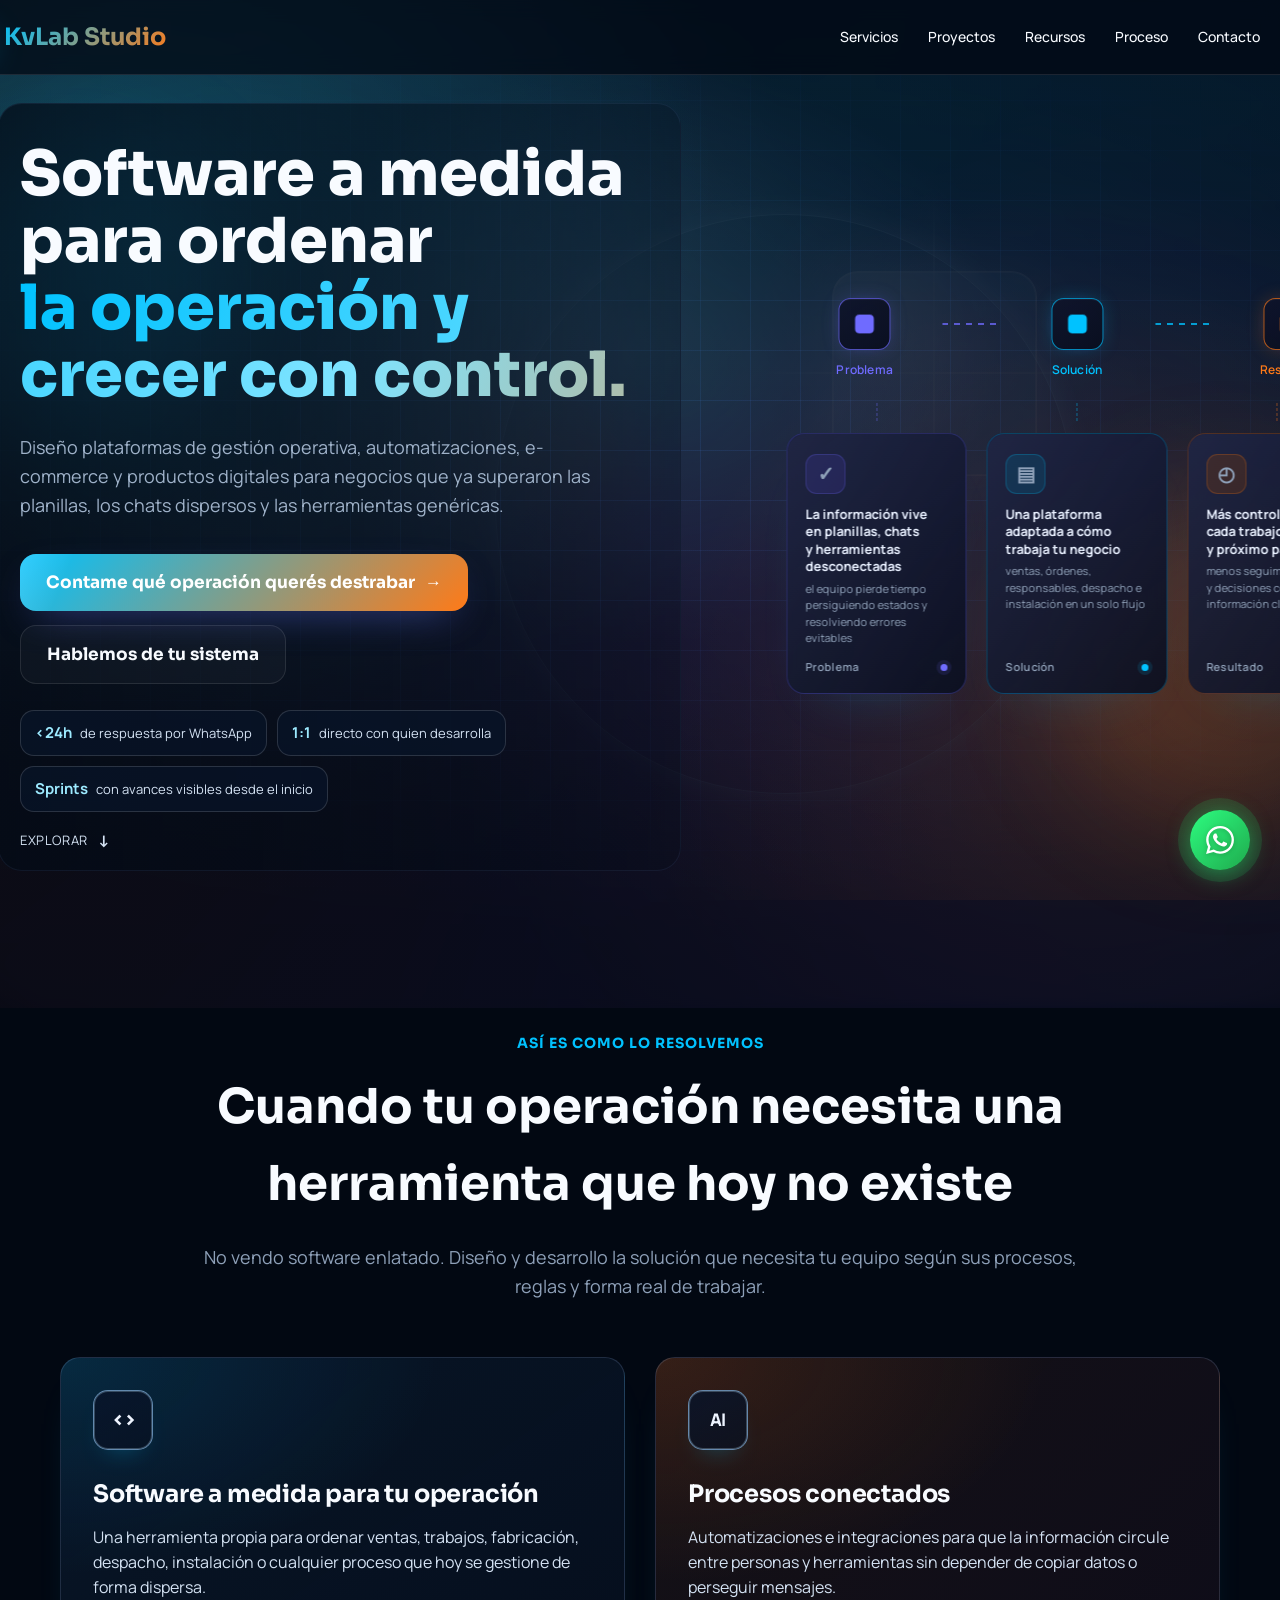
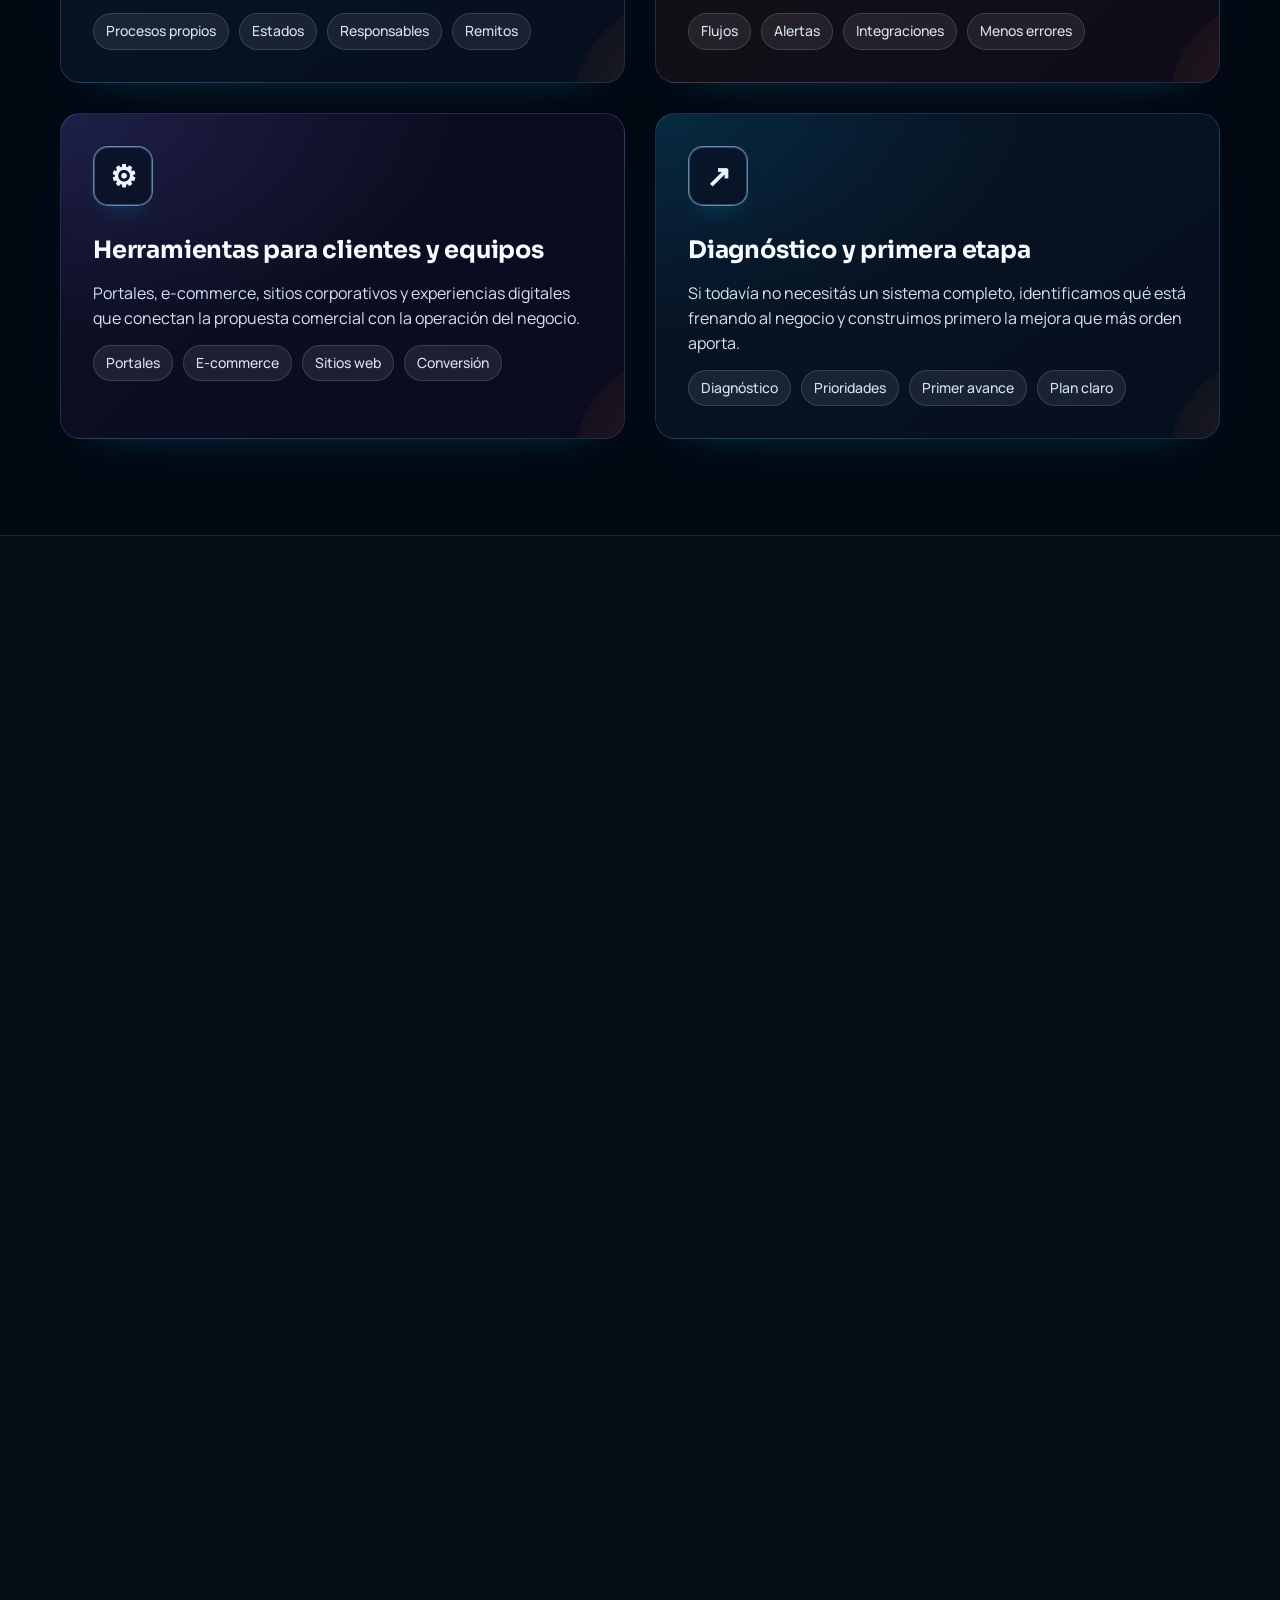
<file: index.html>
﻿<!DOCTYPE html>
<html lang="es">
<head>
    <meta charset="UTF-8">
    <meta name="viewport" content="width=device-width, initial-scale=1.0">
    <title>Software a medida y sistemas de gestión operativa | KvLab Studio</title>
    <meta name="description" content="Desarrollo de plataformas de gestión operativa, automatizaciones, e-commerce y productos digitales para negocios de Argentina y Venezuela.">
    <meta name="robots" content="index, follow">
    <meta name="theme-color" content="#020617">
    <meta name="author" content="José Vargas, KvLab Studio">
    <link rel="canonical" href="https://kvlabstudio.com/">
    <link rel="alternate" hreflang="es-AR" href="https://kvlabstudio.com/desarrollo-web-argentina.html">
    <link rel="alternate" hreflang="es-VE" href="https://kvlabstudio.com/desarrollo-web-venezuela.html">
    <link rel="alternate" hreflang="x-default" href="https://kvlabstudio.com/">

    <!-- Open Graph -->
    <meta property="og:type" content="website">
    <meta property="og:locale" content="es_AR">
    <meta property="og:site_name" content="KvLab Studio">
    <meta property="og:title" content="Software a medida y sistemas de gestión operativa | KvLab Studio">
    <meta property="og:description" content="Plataformas operativas, automatizaciones, e-commerce y productos digitales para ordenar la operación y crecer con control.">
    <meta property="og:url" content="https://kvlabstudio.com/">
    <meta property="og:image" content="https://kvlabstudio.com/images/og-kvlabstudio.png">
    <meta property="og:image:alt" content="KvLab Studio, software a medida y sistemas de gestión operativa">
    <meta property="og:image:type" content="image/png">
    <meta property="og:image:width" content="1200">
    <meta property="og:image:height" content="630">

    <!-- Twitter -->
    <meta name="twitter:card" content="summary_large_image">
    <meta name="twitter:title" content="Software a medida y sistemas de gestión operativa | KvLab Studio">
    <meta name="twitter:description" content="Plataformas operativas, automatizaciones, e-commerce y productos digitales para ordenar la operación y crecer con control.">
    <meta name="twitter:url" content="https://kvlabstudio.com/">
    <meta name="twitter:image" content="https://kvlabstudio.com/images/og-kvlabstudio.png">

    <meta name="format-detection" content="telephone=no">
    <link rel="icon" type="image/svg+xml" href="/images/kvlab-mark.svg">
    <link rel="shortcut icon" href="/images/kvlab-mark.svg">
    <link rel="apple-touch-icon" href="/images/kvlab-mark.svg">
    <link rel="sitemap" type="application/xml" title="Sitemap" href="/sitemap.xml">
    <link rel="preload" href="/fonts/manrope-latin.woff2" as="font" type="font/woff2" crossorigin>
    <link rel="preload" href="/fonts/sora-latin.woff2" as="font" type="font/woff2" crossorigin>
    <link rel="stylesheet" href="css/styles.css?v=20260803-performance-3">

    <!-- Google Analytics 4 loads after the first render. -->
    <script src="js/head.js?v=20260803-performance-4" defer></script>

    <!-- Schema.org -->
    <script type="application/ld+json">
    {
      "@context": "https://schema.org",
      "@type": "ProfessionalService",
      "@id": "https://kvlabstudio.com/#professional-service",
      "name": "KvLab Studio",
      "url": "https://kvlabstudio.com/",
      "image": "https://kvlabstudio.com/images/og-kvlabstudio.png",
      "logo": "https://kvlabstudio.com/images/kvlab-mark.svg",
      "description": "Software a medida para operaciones que necesitan una solución propia: sistemas internos, procesos conectados y herramientas para clientes y equipos.",
      "telephone": "+54 9 11 2277-3720",
      "email": "hola@kvlabstudio.com",
      "address": {
        "@type": "PostalAddress",
        "addressLocality": "Puerto La Cruz",
        "addressRegion": "Anzoátegui",
        "addressCountry": "VE"
      },
      "founder": {
        "@type": "Person",
        "name": "José Vargas"
      },
      "contactPoint": {
        "@type": "ContactPoint",
        "telephone": "+54 9 11 2277-3720",
        "contactType": "sales",
        "availableLanguage": ["es"]
      },
      "serviceType": [
        "Software a medida para operaciones",
        "Procesos conectados e integraciones",
        "Herramientas digitales para clientes y equipos"
      ],
      "areaServed": [
        { "@type": "City", "name": "Buenos Aires" },
        { "@type": "Country", "name": "Argentina" },
        { "@type": "Country", "name": "Venezuela" },
        { "@type": "City", "name": "Puerto La Cruz" }
      ],
      "hasOfferCatalog": {
        "@type": "OfferCatalog",
        "name": "Servicios de KvLab Studio",
        "itemListElement": [
          { "@type": "Offer", "itemOffered": { "@type": "Service", "name": "Software a medida para operaciones" } },
          { "@type": "Offer", "itemOffered": { "@type": "Service", "name": "Procesos conectados e integraciones" } },
          { "@type": "Offer", "itemOffered": { "@type": "Service", "name": "Herramientas digitales para clientes y equipos" } }
        ]
      },
      "sameAs": [
        "https://github.com/jrvmdev",
        "https://x.com/KvLabStudio",
        "https://www.instagram.com/kvlabstudio"
      ]
    }
    </script>
</head>
<body>
    <a class="skip-link" href="#main-content">Saltar al contenido principal</a>
    <nav aria-label="Navegación principal">
        <div class="nav-content">
            <a class="brand-lockup" href="#main-content" aria-label="Ir al inicio de KvLab Studio">
                <img class="brand-mark" src="/images/kvlab-mark.svg" alt="" aria-hidden="true" width="34" height="34">
                <span class="logo logo--full">KvLab Studio</span>
                <span class="logo logo--mobile">KvLab Studio</span>
                <span class="logo logo--compact">KvLab</span>
            </a>
            <ul class="nav-links">
                <li><a href="servicios.html">Servicios</a></li>
                <li><a href="#portfolio">Proyectos</a></li>
                <li><a href="recursos.html">Recursos</a></li>
                <li><a href="#proceso">Proceso</a></li>
                <li><a href="#contacto">Contacto</a></li>
            </ul>
            <button type="button" aria-label="Abrir menú" aria-expanded="false" class="mobile-menu-btn">&#9776;</button>
        </div>
    </nav>

    <main id="main-content">

    <!-- ===================== HERO ===================== -->
    <section class="hero">
        <div class="hero-grid"></div>
        <div class="hero-cinematic-bg" aria-hidden="true">
            <div class="hero-aurora"></div>
            <div class="hero-electric-arcs">
                <span class="hero-electric-arc hero-electric-arc--a"></span>
                <span class="hero-electric-arc hero-electric-arc--b"></span>
                <span class="hero-electric-arc hero-electric-arc--c"></span>
            </div>
            <div class="hero-power-core hero-power-core--main"></div>
            <div class="hero-power-core hero-power-core--secondary"></div>
            <div class="hero-power-pulse hero-power-pulse--a"></div>
            <div class="hero-power-pulse hero-power-pulse--b"></div>
            <div class="hero-power-pulse hero-power-pulse--c"></div>
            <div class="hero-power-sparks">
                <span class="hero-spark hero-spark--a"></span>
                <span class="hero-spark hero-spark--b"></span>
                <span class="hero-spark hero-spark--c"></span>
                <span class="hero-spark hero-spark--d"></span>
                <span class="hero-spark hero-spark--e"></span>
                <span class="hero-spark hero-spark--f"></span>
            </div>
            <div class="hero-power-scan"></div>
            <div class="hero-vignette"></div>
        </div>
        <div class="container">
            <div class="hero-layout">
                <div class="hero-content">
                    <h1>
                        Software a medida para ordenar<br>
                        <span class="gradient-text">la operación y crecer con control.</span>
                    </h1>
                    <p>Diseño plataformas de gestión operativa, automatizaciones, e-commerce y productos digitales para negocios que ya superaron las planillas, los chats dispersos y las herramientas genéricas.</p>
                    <div class="cta-buttons">
                        <a href="https://wa.me/5491122773720?text=Hola%2C%20quiero%20mejorar%20mi%20negocio%20con%20una%20soluci%C3%B3n%20digital" class="btn btn-primary js-obf-wa" data-n="5491122773720" data-m="Hola, quiero mejorar mi negocio con una solución digital">
                            Contame qué operación querés destrabar
                            <span>&rarr;</span>
                        </a>
                        <a href="https://wa.me/5491122773720?text=Hola%2C%20quiero%20un%20diagn%C3%B3stico%20para%20mi%20negocio" class="btn btn-secondary" target="_blank" rel="noopener noreferrer">
                            Hablemos de tu sistema
                        </a>
                    </div>
                    <div class="hero-proof" aria-label="Puntos clave de valor">
                        <div class="hero-proof-item"><strong>&lt;24h</strong><span>de respuesta por WhatsApp</span></div>
                        <div class="hero-proof-item"><strong>1:1</strong><span>directo con quien desarrolla</span></div>
                        <div class="hero-proof-item"><strong>Sprints</strong><span>con avances visibles desde el inicio</span></div>
                    </div>
                    <a class="hero-scroll-cue" href="#servicios" aria-label="Ir a servicios">
                        <span>Explorar</span>
                        <i class="ph ph-arrow-down"></i>
                    </a>
                </div>
                <aside class="hero-showcase" aria-label="Resumen de proyectos y disponibilidad">
                    <div class="hero-node-row" aria-hidden="true">
                        <div class="hero-node-col">
                            <div class="hero-system-mini-node hero-system-mini-node--client">
                                <span class="hero-system-mini-node__halo"></span>
                                <span class="hero-system-mini-node__outer"></span>
                                <span class="hero-system-mini-node__inner"></span>
                            </div>
                            <span class="hero-system-mini-label">Problema</span>
                        </div>
                        <div class="hero-node-connector hero-node-connector--a"></div>
                        <div class="hero-node-col">
                            <div class="hero-system-mini-node hero-system-mini-node--system">
                                <span class="hero-system-mini-node__halo"></span>
                                <span class="hero-system-mini-node__outer"></span>
                                <span class="hero-system-mini-node__inner"></span>
                            </div>
                            <span class="hero-system-mini-label">Solución</span>
                        </div>
                        <div class="hero-node-connector hero-node-connector--b"></div>
                        <div class="hero-node-col">
                            <div class="hero-system-mini-node hero-system-mini-node--result">
                                <span class="hero-system-mini-node__halo"></span>
                                <span class="hero-system-mini-node__outer"></span>
                                <span class="hero-system-mini-node__inner"></span>
                            </div>
                            <span class="hero-system-mini-label">Resultado</span>
                        </div>
                    </div>

                    <div class="hero-card-grid">
                        <div class="hero-card-col">
                            <div class="hero-card-line hero-card-line--problem"></div>
                            <article class="hero-badge-card hero-badge-card--problem glass-card-hero">
                                <span class="hero-badge-icon hero-badge-icon--success"><i class="ph ph-check"></i></span>
                                <div class="hero-badge-copy">
                                    <strong>La información vive en planillas, chats y herramientas desconectadas</strong>
                                    <span>el equipo pierde tiempo persiguiendo estados y resolviendo errores evitables</span>
                                </div>
                                <div class="hero-badge-card-footer">
                                    <span class="hero-badge-label hero-badge-label--problem">Problema</span>
                                    <span class="hero-badge-pulse hero-badge-pulse--success"></span>
                                </div>
                            </article>
                        </div>

                        <div class="hero-card-col">
                            <div class="hero-card-line hero-card-line--solution"></div>
                            <article class="hero-badge-card hero-badge-card--solution glass-card-hero">
                                <span class="hero-badge-icon hero-badge-icon--primary"><i class="ph ph-file-text"></i></span>
                                <div class="hero-badge-copy">
                                    <strong>Una plataforma adaptada a cómo trabaja tu negocio</strong>
                                    <span>ventas, órdenes, responsables, despacho e instalación en un solo flujo</span>
                                </div>
                                <div class="hero-badge-card-footer">
                                    <span class="hero-badge-label hero-badge-label--solution">Solución</span>
                                    <span class="hero-badge-pulse hero-badge-pulse--primary"></span>
                                </div>
                            </article>
                        </div>

                        <div class="hero-card-col">
                            <div class="hero-card-line hero-card-line--result"></div>
                            <article class="hero-badge-card hero-badge-card--result glass-card-hero">
                                <span class="hero-badge-icon hero-badge-icon--accent"><i class="ph ph-clock-countdown"></i></span>
                                <div class="hero-badge-copy">
                                    <strong>Más control sobre cada trabajo, entrega y próximo paso</strong>
                                    <span>menos seguimiento manual y decisiones con información clara</span>
                                </div>
                                <div class="hero-badge-card-footer">
                                    <span class="hero-badge-label hero-badge-label--result">Resultado</span>
                                    <span class="hero-badge-pulse hero-badge-pulse--accent"></span>
                                </div>
                            </article>
                        </div>
                    </div>
                </aside>
            </div>
        </div>
    </section>

    <!-- ===================== SERVICIOS ===================== -->
    <section class="section" id="servicios">
        <div class="container">
            <div class="section-header">
                <div class="section-tag">Así es como lo resolvemos</div>
                <h2>Cuando tu operación necesita una herramienta que hoy no existe</h2>
                <p>No vendo software enlatado. Diseño y desarrollo la solución que necesita tu equipo según sus procesos, reglas y forma real de trabajar.</p>
            </div>
            <div class="services-grid">
                <div class="service-card">
                    <div class="service-icon"><i class="ph ph-code"></i></div>
                    <h3>Software a medida para tu operación</h3>
                    <p>Una herramienta propia para ordenar ventas, trabajos, fabricación, despacho, instalación o cualquier proceso que hoy se gestione de forma dispersa.</p>
                    <div class="service-chips"><span>Procesos propios</span><span>Estados</span><span>Responsables</span><span>Remitos</span></div>
                </div>

                <div class="service-card">
                    <div class="service-icon"><i class="ph ph-robot"></i></div>
                    <h3>Procesos conectados</h3>
                    <p>Automatizaciones e integraciones para que la información circule entre personas y herramientas sin depender de copiar datos o perseguir mensajes.</p>
                    <div class="service-chips"><span>Flujos</span><span>Alertas</span><span>Integraciones</span><span>Menos errores</span></div>
                </div>

                <div class="service-card">
                    <div class="service-icon"><i class="ph ph-gear-six"></i></div>
                    <h3>Herramientas para clientes y equipos</h3>
                    <p>Portales, e-commerce, sitios corporativos y experiencias digitales que conectan la propuesta comercial con la operación del negocio.</p>
                    <div class="service-chips"><span>Portales</span><span>E-commerce</span><span>Sitios web</span><span>Conversión</span></div>
                </div>

                <div class="service-card">
                    <div class="service-icon"><i class="ph ph-rocket-launch"></i></div>
                    <h3>Diagnóstico y primera etapa</h3>
                    <p>Si todavía no necesitás un sistema completo, identificamos qué está frenando al negocio y construimos primero la mejora que más orden aporta.</p>
                    <div class="service-chips"><span>Diagnóstico</span><span>Prioridades</span><span>Primer avance</span><span>Plan claro</span></div>
                </div>
            </div>
        </div>
    </section>

    <!-- ===================== PORTFOLIO ===================== -->
    <section class="section portfolio-section" id="portfolio">
        <div class="container">
            <div class="section-header">
                <div class="section-tag">Casos de trabajo</div>
                <h2>Sistemas construidos para resolver operaciones reales</h2>
                <p>Una selección de plataformas, flujos y experiencias digitales. Los sistemas están primero; los sitios web muestran cómo esa misma lógica también ordena la propuesta comercial.</p>
            </div>
            <div class="portfolio-grid">

                <!-- Sentinl Commerce, destacado -->
                <article class="portfolio-card portfolio-card--featured portfolio-card--featured-static" data-project="sentinl-commerce" tabindex="0" aria-label="Abrir detalle de Sentinl Commerce">
                    <div class="portfolio-media">
                        <img class="portfolio-image portfolio-image--sentinl" src="/images/sentinl-commerce.webp" alt="Sentinl Commerce, dashboard de alertas B2B" loading="lazy">
                        <div class="portfolio-state">Caso destacado · 2026</div>
                    </div>
                    <div class="portfolio-body">
                        <h3 class="portfolio-feature-title">Sentinl Commerce, inteligencia operativa para ventas B2B</h3>
                        <p>Sistema para detectar desvíos de compra, priorizar acciones y activar alertas antes de que un patrón se transforme en una oportunidad perdida.</p>
                        <div class="portfolio-tags portfolio-tags--featured">
                            <span>Análisis por entidad</span><span>Alertas automáticas</span><span>Priorización</span><span>Control operativo</span><span>API</span>
                        </div>
                        <div class="portfolio-feature-summary">
                            <div class="portfolio-feature-summary__item">
                                <span>Problema</span>
                                <p>Seguimiento manual y desvíos detectados demasiado tarde.</p>
                            </div>
                            <div class="portfolio-feature-summary__item">
                                <span>Solución</span>
                                <p>Señales accionables y prioridades visibles por punto de venta.</p>
                            </div>
                            <div class="portfolio-feature-summary__item">
                                <span>Impacto</span>
                                <p>Información más ordenada para reaccionar con contexto.</p>
                            </div>
                        </div>
                        <button type="button" class="portfolio-trigger">Ver cómo se resolvió</button>
                        <a href="https://wa.me/5491122773720?text=Hola%2C%20quiero%20un%20sistema%20as%C3%AD%20para%20mi%20negocio" class="portfolio-feature-cta" target="_blank" rel="noopener noreferrer">Quiero un sistema así</a>
                    </div>
                </article>

                <!-- Bukta Shop -->
                <article class="portfolio-card portfolio-card--priority-4" data-project="bukta-shop" tabindex="0" aria-label="Abrir detalle de Bukta Shop">
                    <div class="portfolio-media">
                        <img class="portfolio-image" src="/images/bukta-shop.webp" alt="Bukta Shop, tienda online con catálogo y CMS personalizado" loading="lazy">
                        <div class="portfolio-state">E-commerce · CMS</div>
                    </div>
                    <div class="portfolio-body">
                        <h3>Bukta Shop, e-commerce custom</h3>
                        <p>Tienda online reconstruida desde cero: catálogo, carrito, flujo de pedido y CMS propio para gestión diaria, sin depender de una plataforma cerrada.</p>
                        <p class="portfolio-note">La base técnica se preparó con hardening web y requisitos de seguridad para una futura integración de pasarela de pago bancaria.</p>
                        <div class="portfolio-tags"><span>CMS propio</span><span>Catálogo editable</span><span>Checkout asistido</span><span>Seguridad web</span></div>
                        <button type="button" class="portfolio-trigger">Ver detalle del caso</button>
                    </div>
                </article>

                <!-- SPMP -->
                <article class="portfolio-card portfolio-card--priority-6" data-project="spmp" tabindex="0" aria-label="Abrir detalle de SPMP">
                    <div class="portfolio-media">
                        <img class="portfolio-image" src="/images/spmp.webp" alt="SPMP, sitio corporativo industrial con desarrollo custom" loading="lazy">
                        <div class="portfolio-state">Web corporativa · Industrial</div>
                    </div>
                    <div class="portfolio-body">
                        <h3>SPMP, presencia corporativa industrial</h3>
                        <p>Sitio corporativo industrial con cobertura, flota y servicios estructurados para transformar una presencia obsoleta en una herramienta comercial orientada a cotización.</p>
                        <p class="portfolio-note">La experiencia organiza capacidades operativas reales en lugar de limitarse a texto institucional.</p>
                        <div class="portfolio-tags"><span>Cobertura operativa</span><span>Flota</span><span>CMS propio</span><span>Cotización</span></div>
                        <button type="button" class="portfolio-trigger">Ver detalle del caso</button>
                    </div>
                </article>

                <!-- ViaGen -->
                <article class="portfolio-card portfolio-card--priority-7" data-project="viagen" tabindex="0" aria-label="Abrir detalle de ViaGen">
                    <div class="portfolio-media">
                        <img class="portfolio-image" src="/images/viagen.webp" alt="ViaGen, sitio corporativo para rental, áridos y servicios industriales" loading="lazy">
                        <div class="portfolio-state">Web corporativa · Industria</div>
                    </div>
                    <div class="portfolio-body">
                        <h3>ViaGen, presencia digital para operaciones industriales</h3>
                        <p>Sitio corporativo para transformar flota, cobertura regional y capacidad de campo en una propuesta clara para proyectos viales, industriales e hidrocarburíferos.</p>
                        <p class="portfolio-note">Organiza servicios, equipos, áridos y bases operativas para que la consulta comercial llegue con mejor contexto.</p>
                        <div class="portfolio-tags"><span>Flota operativa</span><span>Cobertura regional</span><span>Servicios industriales</span><span>Consulta por WhatsApp</span></div>
                        <button type="button" class="portfolio-trigger">Ver detalle del caso</button>
                    </div>
                </article>

                <!-- Academia -->
                <article class="portfolio-card portfolio-card--priority-10" data-project="academia" tabindex="0" aria-label="Abrir detalle de Academia">
                    <div class="portfolio-media">
                        <img class="portfolio-image" src="/images/academia.webp" alt="Academia, talento venezolano" loading="lazy">
                        <div class="portfolio-state">Academia · Scouting</div>
                    </div>
                    <div class="portfolio-body">
                        <h3>Academia, talento venezolano</h3>
                        <p>Una presencia digital clara para presentar talento con mayor confianza, mejor narrativa y una propuesta lista para compartir.</p>
                        <p class="portfolio-note">Ideal para mostrar oferta, generar confianza rápida y compartir la propuesta sin depender de explicaciones manuales.</p>
                        <div class="portfolio-tags"><span>Presentación clara</span><span>Mejor narrativa</span><span>Confianza inicial</span></div>
                        <button type="button" class="portfolio-trigger">Ver detalle del caso</button>
                    </div>
                </article>

                <!-- Sentinl Narrativa -->
                <article class="portfolio-card portfolio-card--priority-2" data-project="sentinl-narrativa" tabindex="0" aria-label="Abrir detalle de Sentinl Narrativa">
                    <div class="portfolio-media">
                        <img class="portfolio-image" src="/images/sentinl-narrativa.webp" alt="Sentinl Narrativa, brand scan en tiempo real" loading="lazy">
                        <div class="portfolio-state">SaaS · Tiempo real</div>
                    </div>
                    <div class="portfolio-body">
                        <h3>Sentinl Narrativa, inteligencia narrativa en tiempo real</h3>
                        <p>Plataforma SaaS que centraliza señales de medios, redes y otras fuentes para leer contexto, comparar entidades y detectar tendencias con más velocidad.</p>
                        <div class="portfolio-tags">
                            <span>Multi-fuente</span><span>Sentimiento</span><span>SaaS multiusuario</span><span>Tendencias</span>
                        </div>
                        <button type="button" class="portfolio-trigger">Ver detalle del caso</button>
                    </div>
                </article>

                <!-- Threat Intelligence -->
                <article class="portfolio-card portfolio-card--priority-5" data-project="threat-intelligence" tabindex="0" aria-label="Abrir detalle de Threat Intelligence">
                    <div class="portfolio-media">
                        <img class="portfolio-image" src="/images/threat-intelligence.webp" alt="Threat Intelligence, mapa de amenazas en vivo" loading="lazy">
                        <div class="portfolio-state">Mapa en vivo</div>
                    </div>
                    <div class="portfolio-body">
                        <h3>Threat Intelligence, mapa de amenazas en vivo</h3>
                        <p>Convierte grandes volúmenes de información en una lectura clara para monitorear, priorizar y decidir más rápido.</p>
                        <div class="portfolio-tags"><span>Visibilidad en vivo</span><span>Priorización</span><span>Lectura clara</span></div>
                        <button type="button" class="portfolio-trigger">Ver detalle del caso</button>
                    </div>
                </article>

                <!-- Clínica Dental -->
                <article class="portfolio-card portfolio-card--priority-11" data-project="clinica-dental" tabindex="0" aria-label="Abrir detalle de Clínica Dental">
                    <div class="portfolio-media">
                        <img class="portfolio-image" src="/images/clinica-dental.webp" alt="Clínica Dental, landing de alta conversión" loading="lazy">
                        <div class="portfolio-state">Landing · Salud</div>
                    </div>
                    <div class="portfolio-body">
                        <h3>Clínica Dental, turnos y captación</h3>
                        <p>Una landing enfocada en generar consultas, ordenar la decisión del usuario y facilitar la reserva de turnos.</p>
                        <p class="portfolio-note">Pensada para que el paciente entienda rápido, confíe y llegue al contacto sin perderse en el camino.</p>
                        <div class="portfolio-tags"><span>Más consultas</span><span>Turnos simples</span><span>SEO local</span></div>
                        <button type="button" class="portfolio-trigger">Ver detalle del caso</button>
                    </div>
                </article>

                <!-- Propi360 -->
                <article class="portfolio-card portfolio-card--priority-3" data-project="propi360" tabindex="0" aria-label="Abrir detalle de Propi360">
                    <div class="portfolio-media">
                        <img class="portfolio-image" src="/images/propi360.webp" alt="Propi360, panel multi-tenant con métricas" loading="lazy">
                        <div class="portfolio-state">SaaS · Inmobiliarias</div>
                    </div>
                    <div class="portfolio-body">
                        <h3>Propi360, plataforma multi-tenant para inmobiliarias</h3>
                        <p>Infraestructura digital para gestionar propiedades, contactos, oportunidades y sitios propios por inmobiliaria desde un entorno aislado por cliente.</p>
                        <div class="portfolio-tags"><span>Multi-tenant</span><span>CRM inmobiliario</span><span>Sitios por cliente</span><span>Métricas de origen</span></div>
                        <button type="button" class="portfolio-trigger">Ver detalle del caso</button>
                    </div>
                </article>

                <!-- Arcana Noir -->
                <article class="portfolio-card portfolio-card--priority-12" data-project="arcana-noir" tabindex="0" aria-label="Abrir detalle de Arcana Noir">
                    <div class="portfolio-media">
                        <img class="portfolio-image" src="/images/arcana-noir.webp" alt="Arcana Noir, landing premium de tarot" loading="lazy">
                        <div class="portfolio-state">Landing · Boutique</div>
                    </div>
                    <div class="portfolio-body">
                        <h3>Arcana Noir, tarot premium</h3>
                        <p>Una experiencia premium que transmite valor, diferencia la marca y convierte interés en conversaciones.</p>
                        <div class="portfolio-tags"><span>Marca premium</span><span>Más confianza</span><span>Conversaciones directas</span></div>
                        <button type="button" class="portfolio-trigger">Ver detalle del caso</button>
                    </div>
                </article>

                <!-- Elite Voyages -->
                <article class="portfolio-card portfolio-card--priority-13" data-project="elite-voyages" tabindex="0" aria-label="Abrir detalle de Elite Voyages">
                    <div class="portfolio-media">
                        <img class="portfolio-image" src="/images/elite-voyages.webp" alt="Elite Voyages, landing de agencia de viajes" loading="lazy">
                        <div class="portfolio-state">Landing · Travel</div>
                    </div>
                    <div class="portfolio-body">
                        <h3>Elite Voyages, agencia boutique</h3>
                        <p>Una propuesta premium orientada a captar leads de mayor intención con un recorrido claro y confiable.</p>
                        <div class="portfolio-tags"><span>Leads premium</span><span>Recorrido claro</span><span>Confianza rápida</span></div>
                        <button type="button" class="portfolio-trigger">Ver detalle del caso</button>
                    </div>
                </article>

                <!-- NeuroBalance -->
                <article class="portfolio-card portfolio-card--priority-14" data-project="neuro-balance" tabindex="0" aria-label="Abrir detalle de NeuroBalance">
                    <div class="portfolio-media">
                        <img class="portfolio-image" src="/images/neuro_balance.webp" alt="NeuroBalance, landing de bienestar mental" loading="lazy">
                        <div class="portfolio-state">Landing · Wellness</div>
                    </div>
                    <div class="portfolio-body">
                        <h3>NeuroBalance, tomos de bienestar mental</h3>
                        <p>Una landing pensada para vender guías digitales con narrativa clara, confianza y CTA directo a WhatsApp.</p>
                        <div class="portfolio-tags"><span>Venta digital</span><span>CTA directo</span><span>Narrativa clara</span></div>
                        <button type="button" class="portfolio-trigger">Ver detalle del caso</button>
                    </div>
                </article>
            </div>
        </div>
    </section>

    <div class="portfolio-modal" id="portfolioModal" aria-hidden="true" inert>
        <div class="portfolio-modal__backdrop" data-modal-close></div>
        <div class="portfolio-modal__dialog" role="dialog" aria-modal="true" aria-labelledby="portfolioModalTitle">
            <button type="button" class="portfolio-modal__close" data-modal-close aria-label="Cerrar detalle del proyecto">
                <i class="ph ph-x"></i>
            </button>
            <div class="portfolio-modal__topline" id="portfolioModalState"></div>
            <h3 id="portfolioModalTitle"></h3>
            <p class="portfolio-modal__summary" id="portfolioModalSummary"></p>
            <div class="portfolio-modal__grid">
                <div>
                    <span class="portfolio-modal__label">Problema</span>
                    <p id="portfolioModalProblem"></p>
                </div>
                <div>
                    <span class="portfolio-modal__label">Solución</span>
                    <p id="portfolioModalSolution"></p>
                </div>
                <div>
                    <span class="portfolio-modal__label">Resultado</span>
                    <p id="portfolioModalResult"></p>
                </div>
            </div>
            <div class="portfolio-modal__actions">
                <a id="portfolioModalLink" class="btn btn-secondary" target="_blank" rel="noopener noreferrer" hidden>Visitar proyecto</a>
                <a href="https://wa.me/5491122773720?text=Hola%2C%20quiero%20algo%20as%C3%AD%20para%20mi%20negocio" class="btn btn-primary" target="_blank" rel="noopener noreferrer">Quiero algo así</a>
            </div>
        </div>
    </div>

    <!-- ===================== PROCESO ===================== -->
    <section class="section process-section" id="proceso">
        <div class="container">
                <div class="section-header">
                    <div class="section-tag">Esto es lo que cambia</div>
                    <h2>¿Qué cambia cuando la operación deja de estar dispersa?</h2>
                    <p>El impacto se ve en control, velocidad de respuesta y capacidad para avanzar sin perseguir información entre planillas, chats y personas.</p>
                </div>
                <div class="process-grid">
                    <div class="process-step">
                        <div class="step-number">01</div>
                        <h3>Un recorrido claro por cada trabajo</h3>
                        <p>Desde que entra una venta hasta que se entrega o instala, el equipo puede ver qué sigue, quién es responsable y qué está bloqueado.</p>
                    </div>
                    <div class="process-step">
                        <div class="step-number">02</div>
                        <h3>Menos seguimiento manual</h3>
                        <p>Estados, responsables, alertas y documentos operativos en un solo flujo reducen los mensajes de “¿cómo va esto?” y los errores de coordinación.</p>
                    </div>
                    <div class="process-step">
                        <div class="step-number">03</div>
                        <h3>Entregas y despachos más ordenados</h3>
                        <p>La operación puede registrar avances, despachos, instalaciones y remitos o notas de entrega sin depender de información repartida.</p>
                    </div>
                    <div class="process-step">
                        <div class="step-number">04</div>
                        <h3>Decisiones con contexto real</h3>
                        <p>La información deja de quedar encerrada en una persona o un chat: se vuelve visible para priorizar, detectar demoras y actuar a tiempo.</p>
                    </div>
                </div>
        </div>
    </section>

    <!-- ===================== SOBRE ===================== -->
    <section class="section about-section" id="sobre">
        <div class="container">
            <div class="about-content">
                <div class="about-text">
                    <div class="section-tag">Trayectoria profesional</div>
                    <h2>Trabajo directo para negocios que necesitan operar con más control</h2>
                    <p>Soy José Vargas, desarrollador de software especializado en soluciones a medida. Mi experiencia freelance abarca proyectos para negocios y PyMEs de los mercados de Argentina, Venezuela, Chile y Estados Unidos. Convierto operaciones dispersas en sistemas claros, usables y adaptados a la forma real de trabajar de cada equipo.</p>
                    <p>El punto de partida no es una tecnología de moda: es entender dónde se pierde tiempo, qué información falta y qué tiene que pasar para que cada trabajo avance.</p>
                    <div class="about-features">
                        <div class="about-feature">
                            <span class="feature-icon"><i class="ph ph-check"></i></span>
                            <span>Software a medida diseñado alrededor del flujo real de trabajo</span>
                        </div>
                        <div class="about-feature">
                            <span class="feature-icon"><i class="ph ph-check"></i></span>
                            <span>Estados, responsables, alertas y documentación donde el equipo los necesita</span>
                        </div>
                        <div class="about-feature">
                            <span class="feature-icon"><i class="ph ph-check"></i></span>
                            <span>Integración con las herramientas actuales, sin forzar cambios innecesarios</span>
                        </div>
                        <div class="about-feature">
                            <span class="feature-icon"><i class="ph ph-check"></i></span>
                            <span>Comunicación directa y avances visibles en cada etapa</span>
                        </div>
                    </div>
                    <div class="about-innovation">
                        <span class="about-innovation__label">Innovación abierta</span>
                        <p>Participé en INNPACTA 2026, desafío de innovación abierta de CCU Chile junto a ChileGlobal Ventures. A partir de esa experiencia, fui invitado a postular una solución de software a medida a Aceleradora Construir Innovando, iniciativa de CChC y ChileGlobal Ventures de Fundación Chile.</p>
                    </div>
                </div>
                <div class="about-images">
                    <div class="about-placeholder">
                        <div class="about-gridfx" aria-hidden="true"></div>
                        <div class="about-circuit-layer" aria-hidden="true">
                            <span class="about-circuit about-circuit--h1"></span>
                            <span class="about-circuit about-circuit--h2"></span>
                            <span class="about-circuit about-circuit--h3"></span>
                            <span class="about-circuit about-circuit--v1"></span>
                            <span class="about-circuit about-circuit--v2"></span>
                            <span class="about-circuit about-circuit--v3"></span>
                            <span class="about-circuit about-circuit--diag1"></span>
                            <span class="about-circuit about-circuit--diag2"></span>
                            <span class="about-circuit-node about-circuit-node--a"></span>
                            <span class="about-circuit-node about-circuit-node--b"></span>
                            <span class="about-circuit-node about-circuit-node--c"></span>
                            <span class="about-circuit-node about-circuit-node--d"></span>
                            <span class="about-circuit-node about-circuit-node--e"></span>
                        </div>
                        <div class="about-glow about-glow--a" data-depth="0.06" aria-hidden="true"></div>
                        <div class="about-glow about-glow--b" data-depth="0.1" aria-hidden="true"></div>
                        <div class="about-pill about-pill--left" data-depth="0.18">Entregas por etapas</div>
                        <div class="about-pill about-pill--right" data-depth="0.14">Arquitectura escalable</div>
                        <div class="about-orbit about-orbit--outer" data-depth="0.1" aria-hidden="true">
                            <span class="orbit-node orbit-node--a"></span>
                            <span class="orbit-node orbit-node--b"></span>
                        </div>
                        <div class="about-orbit about-orbit--inner" data-depth="0.13" aria-hidden="true"></div>
                        <div class="about-core" data-depth="0.22">
                            <div class="chip-shell" aria-hidden="true">
                                <div class="chip-halo"></div>
                                <div class="chip-core"><div class="chip-grid"></div></div>
                                <div class="chip-pins chip-pins--top"></div>
                                <div class="chip-pins chip-pins--right"></div>
                                <div class="chip-pins chip-pins--bottom"></div>
                                <div class="chip-pins chip-pins--left"></div>
                            </div>
                        </div>
                        <div class="about-status about-status--left" data-depth="0.12">
                            <span>Velocidad de entrega</span>
                            <strong>92%</strong>
                            <div class="status-bar"><b class="status-bar__fill status-bar__fill--delivery"></b></div>
                        </div>
                        <div class="about-status about-status--right" data-depth="0.16">
                            <span>QA antes de publicar</span>
                            <strong>QA+</strong>
                            <div class="status-bar"><b class="status-bar__fill status-bar__fill--qa"></b></div>
                        </div>
                        <div class="about-micro-metrics" data-depth="0.09">
                            <div><strong>&lt;24h</strong><span>respuesta en días hábiles</span></div>
                            <div><strong>QA+</strong><span>validación técnica antes de publicar</span></div>
                            <div><strong>1:1</strong><span>seguimiento directo durante el proyecto</span></div>
                        </div>
                    </div>
                </div>
            </div>
        </div>
    </section>

    <!-- ===================== FAQ ===================== -->
    <section class="section faq-section">
        <div class="container">
            <div class="section-header">
                <div class="section-tag">FAQ</div>
                <h2>Preguntas frecuentes</h2>
                    <p>Respuestas claras para entender qué tipo de solución necesita tu operación.</p>
            </div>
            <div class="faq-grid">
                <div class="faq-item">
                    <h3>¿Cuánto tiempo toma desarrollar un proyecto?</h3>
                    <p>Depende del alcance. En la primera conversación te indico qué conviene hacer primero, cuánto puede tomar y cómo priorizar para ver resultados antes.</p>
                </div>
                <div class="faq-item">
                    <h3>¿Qué es una plataforma de gestión operativa?</h3>
                    <p>Es una web app a medida que centraliza ventas, órdenes de trabajo, estados, responsables, despacho e instalación para que el equipo siga cada proceso sin depender de planillas y chats.</p>
                </div>
                <div class="faq-item">
                    <h3>¿El sistema factura?</h3>
                    <p>No. La plataforma organiza la operación y puede emitir remitos o notas de entrega, pero no reemplaza un sistema contable o de facturación.</p>
                </div>
                <div class="faq-item">
                    <h3>¿En qué rubros aplica?</h3>
                    <p>En cualquier negocio que necesita coordinar ventas, desarrollo, fabricación, despacho, instalaciones o trabajos de un equipo. La solución se adapta al flujo real de cada operación.</p>
                </div>
                <div class="faq-item">
                    <h3>¿Qué tipo de soluciones desarrollás?</h3>
                    <p>Plataformas de gestión operativa, sistemas internos, automatizaciones, e-commerce, SaaS y sitios comerciales. Una landing page puede ser parte de la solución, no necesariamente el producto completo.</p>
                </div>
                <div class="faq-item">
                    <h3>¿Puedo ver el progreso durante el desarrollo?</h3>
                    <p>Sí. Vas viendo avances claros, decisiones importantes y próximos pasos para que el proyecto mantenga dirección y velocidad.</p>
                </div>
            </div>
        </div>
    </section>

    <!-- ===================== CONTACTO ===================== -->
    <section class="cta-section" id="contacto">
        <div class="container">
            <div class="contact-wrapper">
                <div class="contact-info">
                    <h2>Contame qué operación querés destrabar.</h2>
                    <p>Hablemos del proceso, los puntos de fricción y el primer sistema útil que puede ordenar el trabajo de tu equipo.</p>
                    <div class="contact-methods">
                        <div class="contact-method">
                            <span class="method-icon"><i class="ph ph-envelope-simple"></i></span>
                            <div>
                                <div class="method-label">Email</div>
                                <a href="mailto:hola@kvlabstudio.com" class="js-obf-email" data-u="hola" data-d="kvlabstudio" data-t="com">hola@kvlabstudio.com</a>
                            </div>
                        </div>
                        <div class="contact-method">
                            <span class="method-icon"><i class="ph ph-whatsapp-logo"></i></span>
                            <div>
                                <div class="method-label">WhatsApp</div>
                                <a href="https://wa.me/5491122773720" class="js-obf-wa" data-n="5491122773720">Abrir chat directo</a>
                            </div>
                        </div>
                        <div class="contact-method">
                            <span class="method-icon"><i class="ph ph-clock"></i></span>
                            <div>
                                <div class="method-label">Tiempo de respuesta</div>
                                <span>Menos de 24 horas hábiles</span>
                            </div>
                        </div>
                        <div class="contact-method">
                            <span class="method-icon"><i class="ph ph-map-pin"></i></span>
                            <div>
                                <div class="method-label">Base</div>
                                <span>Puerto La Cruz, Anzoátegui · atención a Argentina y Venezuela</span>
                            </div>
                        </div>
                    </div>
                </div>
                <div class="contact-form-container contact-whatsapp-cta">
                    <h3>Hablemos por WhatsApp</h3>
                    <p>Contame qué querés mejorar y te respondo en menos de 24 horas hábiles.</p>
                    <a href="https://wa.me/5491122773720?text=Hola%2C%20quiero%20un%20diagn%C3%B3stico%20para%20mi%20negocio" class="btn btn-primary btn-block" target="_blank" rel="noopener noreferrer">
                        Iniciar conversación
                        <span>&rarr;</span>
                    </a>
                </div>
            </div>
        </div>
    </section>

    <!-- WhatsApp Floating Button, ofuscado -->
    <a href="https://wa.me/5491122773720?text=Hola%2C%20quiero%20mejorar%20mi%20negocio%20con%20una%20soluci%C3%B3n%20digital" class="whatsapp-float js-obf-wa-float" data-n="5491122773720" data-m="Hola%2C%20quiero%20mejorar%20mi%20negocio%20con%20una%20soluci%C3%B3n%20digital" target="_blank" rel="noopener noreferrer" aria-label="Contactar por WhatsApp">
        <svg xmlns="http://www.w3.org/2000/svg" width="28" height="28" viewBox="0 0 24 24" fill="white"><path d="M17.472 14.382c-.297-.149-1.758-.867-2.03-.967-.273-.099-.471-.148-.67.15-.197.297-.767.966-.94 1.164-.173.199-.347.223-.644.075-.297-.15-1.255-.463-2.39-1.475-.883-.788-1.48-1.761-1.653-2.059-.173-.297-.018-.458.13-.606.134-.133.298-.347.446-.52.149-.174.198-.298.298-.497.099-.198.05-.371-.025-.52-.075-.149-.669-1.612-.916-2.207-.242-.579-.487-.5-.669-.51-.173-.008-.371-.01-.57-.01-.198 0-.52.074-.792.372-.272.297-1.04 1.016-1.04 2.479 0 1.462 1.065 2.875 1.213 3.074.149.198 2.096 3.2 5.077 4.487.709.306 1.262.489 1.694.625.712.227 1.36.195 1.871.118.571-.085 1.758-.719 2.006-1.413.248-.694.248-1.289.173-1.413-.074-.124-.272-.198-.57-.347m-5.421 7.403h-.004a9.87 9.87 0 01-5.031-1.378l-.361-.214-3.741.982.998-3.648-.235-.374a9.86 9.86 0 01-1.51-5.26c.001-5.45 4.436-9.884 9.888-9.884 2.64 0 5.122 1.03 6.988 2.898a9.825 9.825 0 012.893 6.994c-.003 5.45-4.437 9.884-9.885 9.884m8.413-18.297A11.815 11.815 0 0012.05 0C5.495 0 .16 5.335.157 11.892c0 2.096.547 4.142 1.588 5.945L.057 24l6.305-1.654a11.882 11.882 0 005.683 1.448h.005c6.554 0 11.890-5.335 11.893-11.893a11.821 11.821 0 00-3.48-8.413Z"/></svg>
    </a>

    <footer>
        <div class="container">
            <div class="footer-content">
                <div class="footer-brand">
                    <a class="brand-lockup brand-lockup--footer" href="#main-content" aria-label="Ir al inicio de KvLab Studio">
                        <img class="brand-mark" src="/images/kvlab-mark.svg" alt="" aria-hidden="true" width="34" height="34">
                        <h3>KvLab Studio</h3>
                    </a>
                    <p>Software a medida para negocios que necesitan ordenar su operación y crecer con control.</p>
                </div>
                <div class="footer-links">
                    <h4>Servicios</h4>
                    <ul>
                        <li><a href="servicios.html#software-a-medida">Software a medida</a></li>
                        <li><a href="servicios.html#procesos-conectados">Procesos conectados</a></li>
                        <li><a href="servicios.html#herramientas-digitales">Herramientas digitales</a></li>
                        <li><a href="servicios.html#como-trabajamos">Cómo se construye</a></li>
                    </ul>
                </div>
                <div class="footer-links">
                    <h4>Empresa</h4>
                    <ul>
                        <li><a href="#sobre">Sobre mí</a></li>
                        <li><a href="#portfolio">Proyectos</a></li>
                        <li><a href="recursos.html">Recursos</a></li>
                        <li><a href="#contacto">Contacto</a></li>
                    </ul>
                </div>
                <div class="footer-links">
                    <h4>Atención regional</h4>
                    <ul>
                        <li><a href="desarrollo-web-argentina.html">Desarrollo web en Argentina</a></li>
                        <li><a href="desarrollo-web-venezuela.html">Desarrollo web en Venezuela</a></li>
                        <li><a href="desarrollo-web-puerto-la-cruz.html">Desarrollo web en Puerto La Cruz</a></li>
                    </ul>
                </div>
                <div class="footer-links">
                    <h4>Contacto</h4>
                    <ul>
                        <li><a href="mailto:hola@kvlabstudio.com" class="js-obf-email" data-u="hola" data-d="kvlabstudio" data-t="com">hola@kvlabstudio.com</a></li>
                        <li><a href="https://wa.me/5491122773720" class="js-obf-wa" data-n="5491122773720">+54 9 11 2277-3720</a></li>
                    </ul>
                    <div class="footer-social" aria-label="Redes sociales de KvLab Studio">
                        <a href="https://github.com/jrvmdev" class="social-link social-link--github" aria-label="GitHub de KvLab Studio" title="GitHub" target="_blank" rel="noopener noreferrer">
                            <i class="ph ph-github-logo" aria-hidden="true"></i>
                        </a>
                        <a href="https://x.com/KvLabStudio" class="social-link social-link--x" aria-label="X de KvLab Studio" title="X" target="_blank" rel="noopener noreferrer">
                            <i class="ph ph-x-logo" aria-hidden="true"></i>
                        </a>
                        <a href="https://www.instagram.com/kvlabstudio?igsh=MWRjOTg5NmF0cHhxaw==" class="social-link social-link--instagram" aria-label="Instagram de KvLab Studio" title="Instagram" target="_blank" rel="noopener noreferrer">
                            <i class="ph ph-instagram-logo" aria-hidden="true"></i>
                        </a>
                    </div>
                </div>
            </div>
            <div class="footer-bottom">
                <p>&copy; 2026 KvLab Studio. Todos los derechos reservados.</p>
            </div>
        </div>
    </footer>

    </main>
    <script src="js/main.js?v=20260803-performance-3" defer></script>
</body>
</html>
</file>
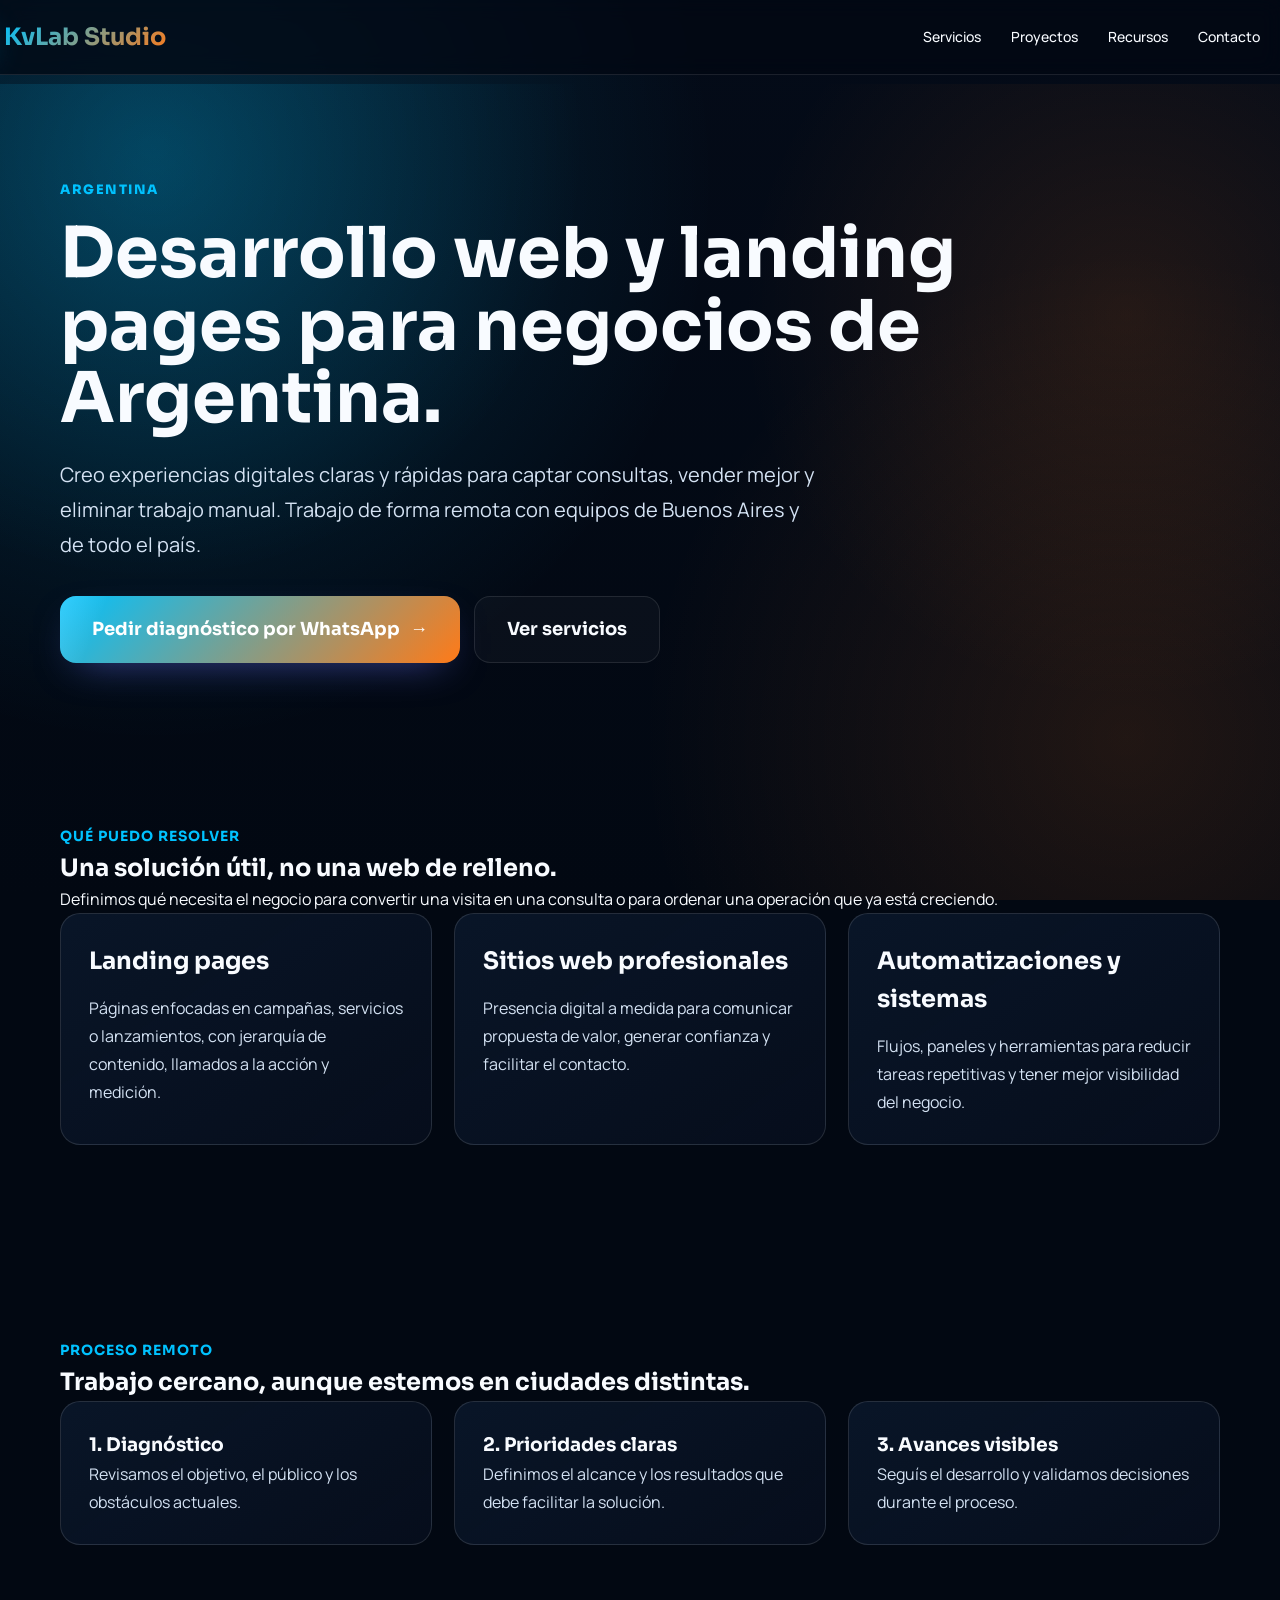
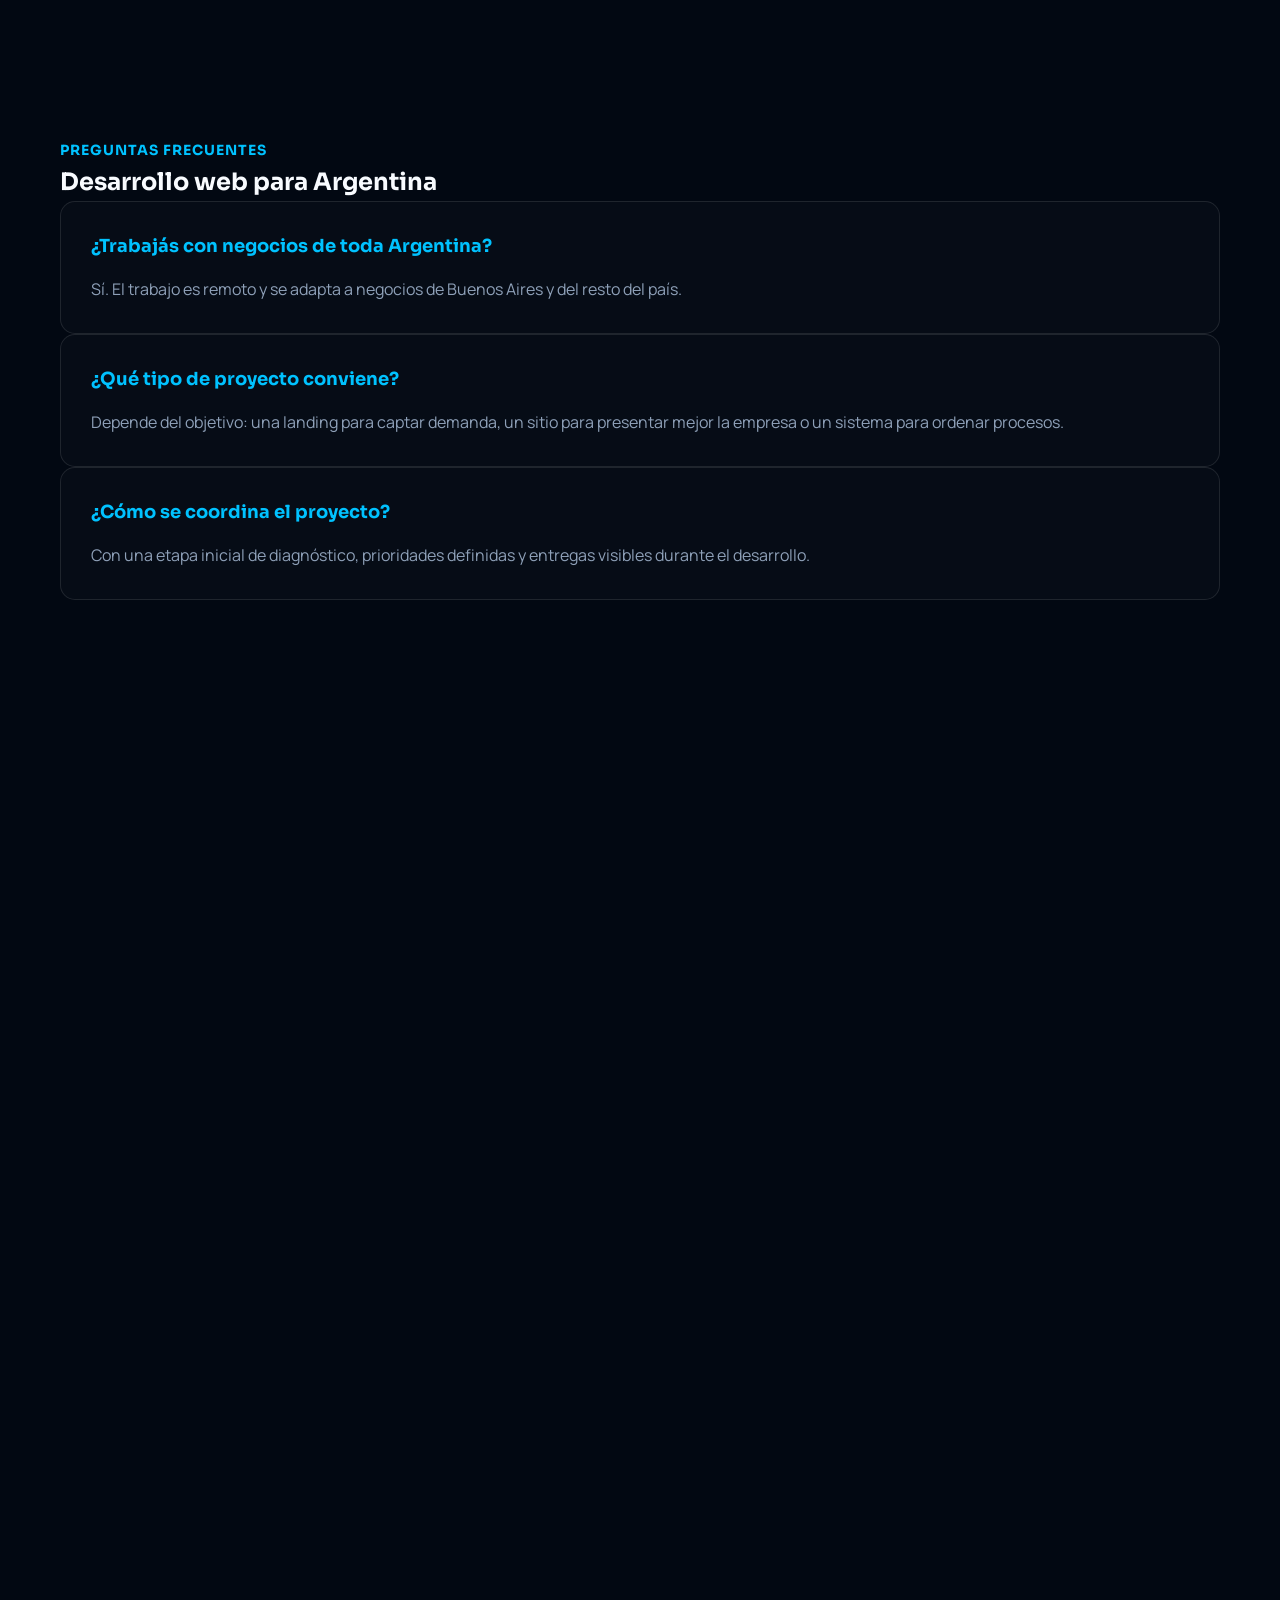
<file: desarrollo-web-argentina.html>
<!DOCTYPE html>
<html lang="es-AR">
<head>
    <meta charset="UTF-8">
    <meta name="viewport" content="width=device-width, initial-scale=1.0">
    <title>Desarrollo web y landing pages para Argentina | KvLab Studio</title>
    <meta name="description" content="Desarrollo web, landing pages, automatizaciones y sistemas para negocios de Argentina. Trabajo remoto, proceso claro y foco en captar mejores consultas.">
    <meta name="robots" content="index, follow">
    <meta name="theme-color" content="#020617">
    <link rel="canonical" href="https://kvlabstudio.com/desarrollo-web-argentina.html">
    <link rel="alternate" hreflang="es-AR" href="https://kvlabstudio.com/desarrollo-web-argentina.html">
    <link rel="alternate" hreflang="es-VE" href="https://kvlabstudio.com/desarrollo-web-venezuela.html">
    <link rel="alternate" hreflang="x-default" href="https://kvlabstudio.com/">
    <meta property="og:type" content="website">
    <meta property="og:locale" content="es_AR">
    <meta property="og:site_name" content="KvLab Studio">
    <meta property="og:title" content="Desarrollo web y landing pages para Argentina | KvLab Studio">
    <meta property="og:description" content="Landing pages, sitios web, automatizaciones y sistemas para negocios de Argentina.">
    <meta property="og:url" content="https://kvlabstudio.com/desarrollo-web-argentina.html">
    <meta property="og:image" content="https://kvlabstudio.com/images/og-kvlabstudio.png">
    <meta property="og:image:alt" content="KvLab Studio, desarrollo web para negocios de Argentina">
    <link rel="icon" type="image/svg+xml" href="/images/kvlab-mark.svg">
    <link rel="stylesheet" href="css/styles.css">
    <script src="js/head.js" defer></script>
    <script type="application/ld+json">
    {
      "@context":"https://schema.org",
      "@type":"Service",
      "@id":"https://kvlabstudio.com/desarrollo-web-argentina.html#service",
      "name":"Desarrollo web y landing pages para Argentina",
      "description":"Diseño y desarrollo de landing pages, sitios web, automatizaciones y sistemas para negocios de Argentina.",
      "url":"https://kvlabstudio.com/desarrollo-web-argentina.html",
      "provider":{"@type":"ProfessionalService","@id":"https://kvlabstudio.com/#professional-service","name":"KvLab Studio","url":"https://kvlabstudio.com/"},
      "areaServed":{"@type":"Country","name":"Argentina"},
      "availableLanguage":"es"
    }
    </script>
    <script type="application/ld+json">
    {"@context":"https://schema.org","@type":"FAQPage","mainEntity":[
      {"@type":"Question","name":"¿Trabajás con negocios de toda Argentina?","acceptedAnswer":{"@type":"Answer","text":"Sí. El proceso es remoto y permite trabajar con negocios de Buenos Aires y del resto de Argentina mediante reuniones, avances y entregas claras."}},
      {"@type":"Question","name":"¿Qué puede incluir un proyecto?","acceptedAnswer":{"@type":"Answer","text":"Puede incluir una landing page, un sitio web, automatizaciones, dashboards, sistemas internos o un producto digital según el objetivo del negocio."}},
      {"@type":"Question","name":"¿Cómo empezamos?","acceptedAnswer":{"@type":"Answer","text":"Compartí el objetivo del proyecto. Se revisa el caso y se propone el alcance más útil antes de comenzar."}}
    ]}
    </script>
</head>
<body>
    <a class="skip-link" href="#main-content">Saltar al contenido principal</a>
    <nav aria-label="Navegación principal"><div class="nav-content">
        <a class="brand-lockup" href="index.html" aria-label="Ir al inicio de KvLab Studio"><img class="brand-mark" src="/images/kvlab-mark.svg" alt="" aria-hidden="true" width="34" height="34"><span class="logo logo--full">KvLab Studio</span><span class="logo logo--mobile">KvLab Studio</span><span class="logo logo--compact">KvLab</span></a>
        <ul class="nav-links"><li><a href="servicios.html">Servicios</a></li><li><a href="index.html#portfolio">Proyectos</a></li><li><a href="recursos.html">Recursos</a></li><li><a href="#contacto">Contacto</a></li></ul>
        <button type="button" aria-label="Abrir menú" aria-expanded="false" class="mobile-menu-btn">&#9776;</button>
    </div></nav>
    <main id="main-content" class="page-shell">
        <section class="page-hero"><div class="container"><div class="page-kicker">Argentina</div><h1>Desarrollo web y landing pages para negocios de Argentina.</h1><p>Creo experiencias digitales claras y rápidas para captar consultas, vender mejor y eliminar trabajo manual. Trabajo de forma remota con equipos de Buenos Aires y de todo el país.</p><div class="page-actions"><a href="https://wa.me/5491122773720?text=Hola%2C%20quiero%20un%20diagn%C3%B3stico%20para%20mi%20negocio" class="btn btn-primary" target="_blank" rel="noopener noreferrer">Pedir diagnóstico por WhatsApp <span>&rarr;</span></a><a href="servicios.html" class="btn btn-secondary">Ver servicios</a></div></div></section>
        <section class="section"><div class="container"><div class="section-heading"><span class="section-tag">Qué puedo resolver</span><h2>Una solución útil, no una web de relleno.</h2><p>Definimos qué necesita el negocio para convertir una visita en una consulta o para ordenar una operación que ya está creciendo.</p></div><div class="detail-grid">
            <article class="detail-card"><h2>Landing pages</h2><p>Páginas enfocadas en campañas, servicios o lanzamientos, con jerarquía de contenido, llamados a la acción y medición.</p></article>
            <article class="detail-card"><h2>Sitios web profesionales</h2><p>Presencia digital a medida para comunicar propuesta de valor, generar confianza y facilitar el contacto.</p></article>
            <article class="detail-card"><h2>Automatizaciones y sistemas</h2><p>Flujos, paneles y herramientas para reducir tareas repetitivas y tener mejor visibilidad del negocio.</p></article>
        </div></div></section>
        <section class="section section-alt"><div class="container"><div class="section-heading"><span class="section-tag">Proceso remoto</span><h2>Trabajo cercano, aunque estemos en ciudades distintas.</h2></div><div class="detail-grid"><article class="detail-card"><h3>1. Diagnóstico</h3><p>Revisamos el objetivo, el público y los obstáculos actuales.</p></article><article class="detail-card"><h3>2. Prioridades claras</h3><p>Definimos el alcance y los resultados que debe facilitar la solución.</p></article><article class="detail-card"><h3>3. Avances visibles</h3><p>Seguís el desarrollo y validamos decisiones durante el proceso.</p></article></div></div></section>
        <section class="section"><div class="container"><div class="section-heading"><span class="section-tag">Preguntas frecuentes</span><h2>Desarrollo web para Argentina</h2></div><div class="faq-list"><div class="faq-item"><h3>¿Trabajás con negocios de toda Argentina?</h3><p>Sí. El trabajo es remoto y se adapta a negocios de Buenos Aires y del resto del país.</p></div><div class="faq-item"><h3>¿Qué tipo de proyecto conviene?</h3><p>Depende del objetivo: una landing para captar demanda, un sitio para presentar mejor la empresa o un sistema para ordenar procesos.</p></div><div class="faq-item"><h3>¿Cómo se coordina el proyecto?</h3><p>Con una etapa inicial de diagnóstico, prioridades definidas y entregas visibles durante el desarrollo.</p></div></div></div></section>
        <section class="cta-section" id="contacto"><div class="container"><div class="contact-wrapper"><div class="contact-info"><h2>¿Tu negocio está en Argentina?</h2><p>Contame qué querés mejorar y preparo un primer diagnóstico.</p><div class="contact-methods"><div class="contact-method"><span class="method-icon"><i class="ph ph-envelope-simple"></i></span><div><div class="method-label">Email</div><a href="mailto:hola@kvlabstudio.com">hola@kvlabstudio.com</a></div></div><div class="contact-method"><span class="method-icon"><i class="ph ph-whatsapp-logo"></i></span><div><div class="method-label">WhatsApp</div><a href="https://wa.me/5491122773720" target="_blank" rel="noopener noreferrer">Abrir chat directo</a></div></div></div></div><div class="contact-form-container"><a class="btn btn-primary btn-block" href="index.html#contacto">Pedir diagnóstico gratuito <span>&rarr;</span></a><p class="form-note">Respuesta en menos de 24 horas hábiles.</p></div></div></div></section>
    </main>
    <footer><div class="container"><div class="footer-content"><div class="footer-brand"><a class="brand-lockup brand-lockup--footer" href="index.html"><img class="brand-mark" src="/images/kvlab-mark.svg" alt="" aria-hidden="true" width="34" height="34"><h3>KvLab Studio</h3></a><p>Soluciones digitales para negocios de Argentina y Venezuela.</p></div><div class="footer-links"><h4>Regiones</h4><ul><li><a href="desarrollo-web-argentina.html">Argentina</a></li><li><a href="desarrollo-web-venezuela.html">Venezuela</a></li><li><a href="servicios.html">Servicios</a></li></ul></div></div><div class="footer-bottom"><p>&copy; 2026 KvLab Studio. Todos los derechos reservados.</p></div></div></footer>
    <script src="js/main.js"></script>
</body>
</html>
</file>
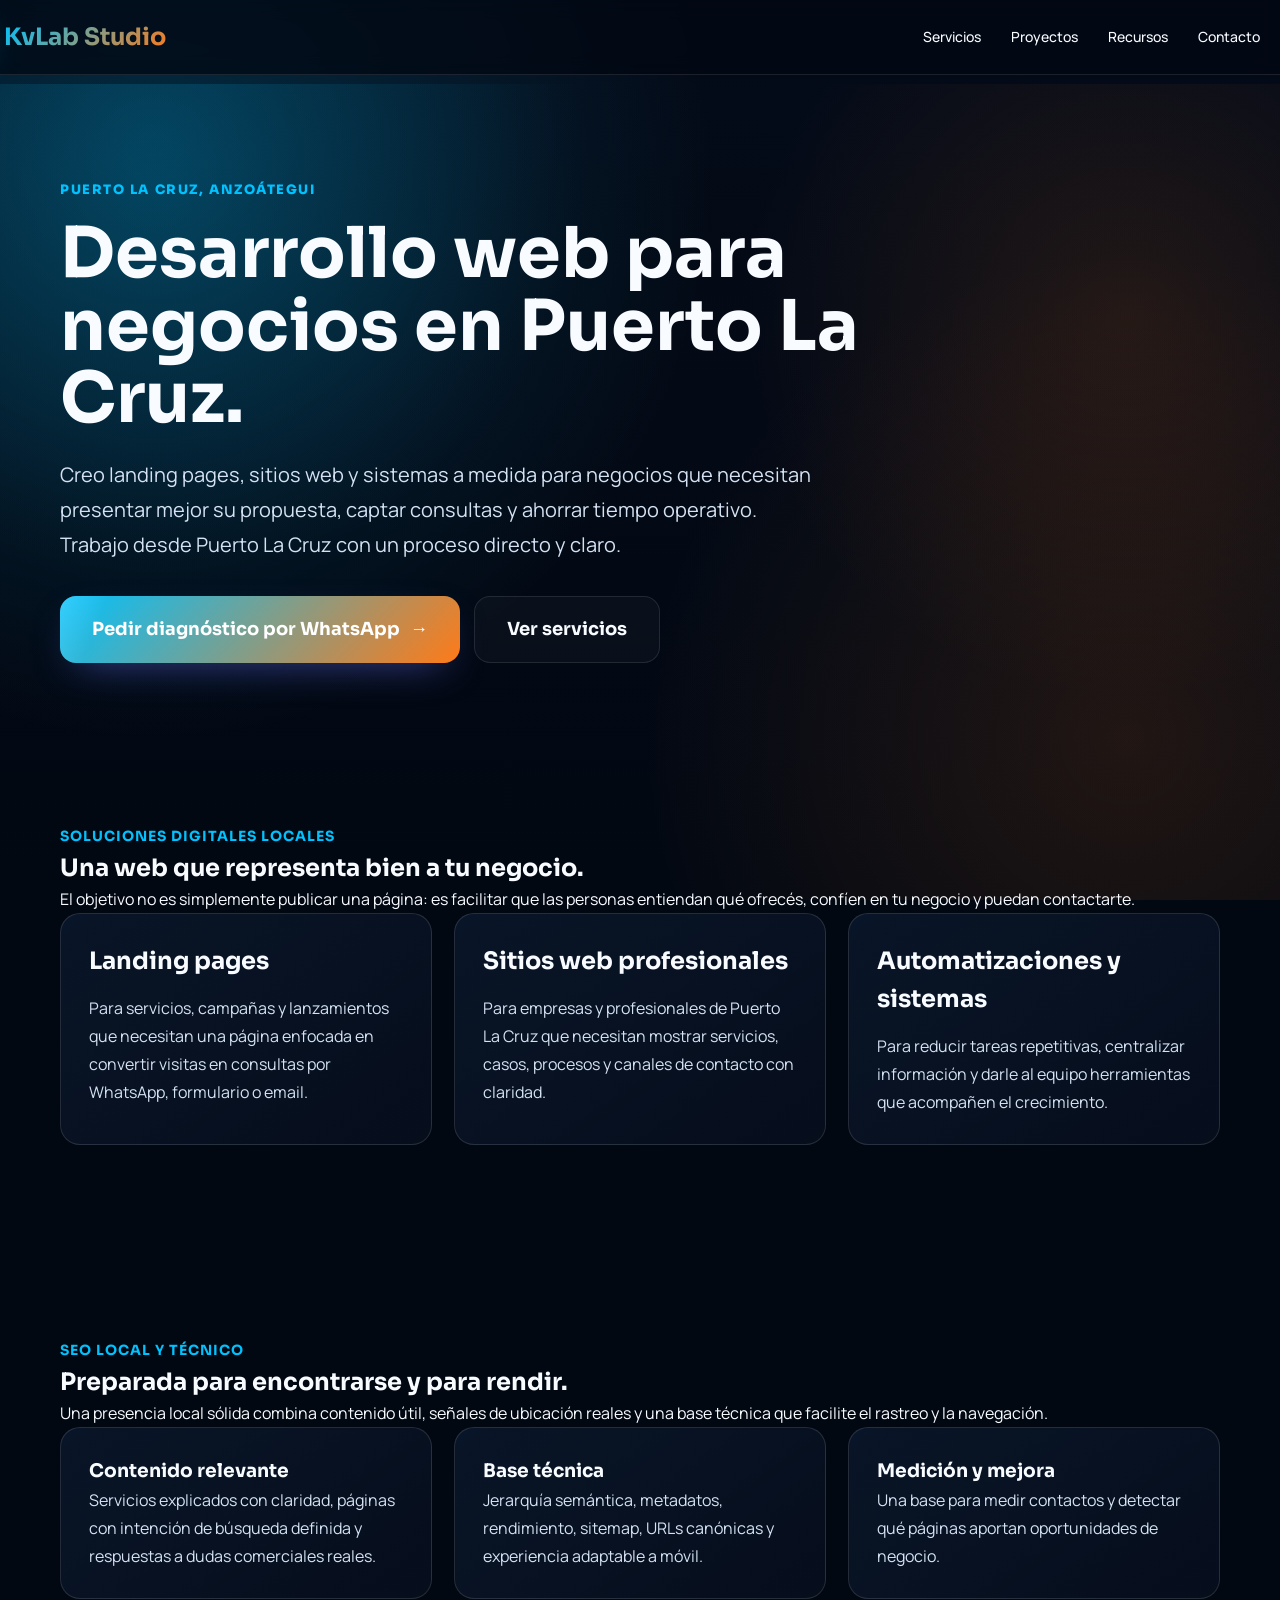
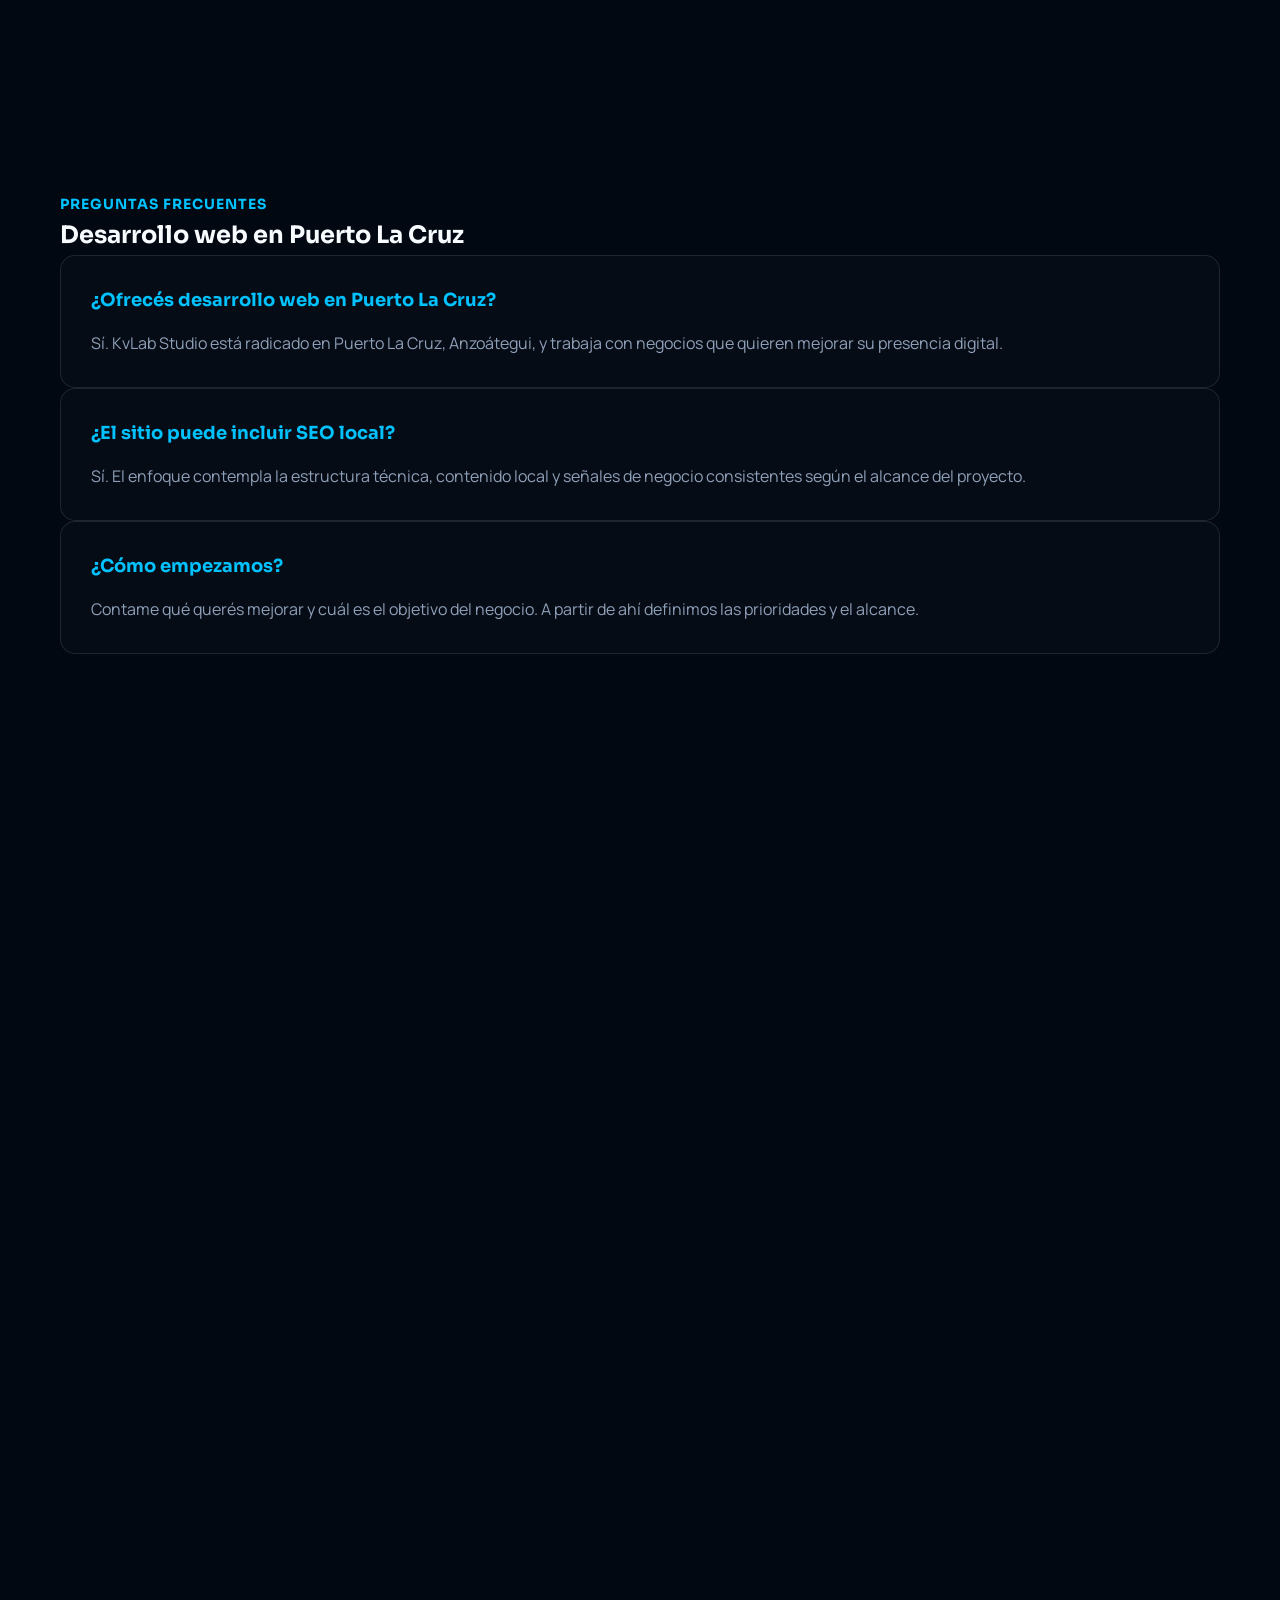
<file: desarrollo-web-puerto-la-cruz.html>
<!DOCTYPE html>
<html lang="es-VE">
<head>
    <meta charset="UTF-8">
    <meta name="viewport" content="width=device-width, initial-scale=1.0">
    <title>Desarrollo web en Puerto La Cruz, Anzoátegui | KvLab Studio</title>
    <meta name="description" content="Desarrollo web, landing pages, SEO técnico y automatizaciones en Puerto La Cruz, Anzoátegui. Soluciones digitales a medida para negocios que quieren captar más clientes.">
    <meta name="robots" content="index, follow">
    <meta name="theme-color" content="#020617">
    <link rel="canonical" href="https://kvlabstudio.com/desarrollo-web-puerto-la-cruz.html">
    <link rel="alternate" hreflang="es-VE" href="https://kvlabstudio.com/desarrollo-web-puerto-la-cruz.html">
    <link rel="alternate" hreflang="x-default" href="https://kvlabstudio.com/">
    <meta property="og:type" content="website">
    <meta property="og:locale" content="es_VE">
    <meta property="og:site_name" content="KvLab Studio">
    <meta property="og:title" content="Desarrollo web en Puerto La Cruz, Anzoátegui | KvLab Studio">
    <meta property="og:description" content="Landing pages, sitios web, SEO técnico y automatizaciones para negocios en Puerto La Cruz.">
    <meta property="og:url" content="https://kvlabstudio.com/desarrollo-web-puerto-la-cruz.html">
    <meta property="og:image" content="https://kvlabstudio.com/images/og-kvlabstudio.png">
    <meta property="og:image:alt" content="KvLab Studio, desarrollo web en Puerto La Cruz, Anzoátegui">
    <link rel="icon" type="image/svg+xml" href="/images/kvlab-mark.svg">
    <link rel="stylesheet" href="css/styles.css">
    <script src="js/head.js" defer></script>
    <script type="application/ld+json">
    {"@context":"https://schema.org","@type":"Service","@id":"https://kvlabstudio.com/desarrollo-web-puerto-la-cruz.html#service","name":"Desarrollo web en Puerto La Cruz, Anzoátegui","description":"Diseño y desarrollo de landing pages, sitios web, SEO técnico, automatizaciones y sistemas para negocios en Puerto La Cruz, Anzoátegui.","url":"https://kvlabstudio.com/desarrollo-web-puerto-la-cruz.html","provider":{"@type":"ProfessionalService","@id":"https://kvlabstudio.com/#professional-service","name":"KvLab Studio","url":"https://kvlabstudio.com/","address":{"@type":"PostalAddress","addressLocality":"Puerto La Cruz","addressRegion":"Anzoátegui","addressCountry":"VE"}},"areaServed":{"@type":"City","name":"Puerto La Cruz"},"availableLanguage":"es"}
    </script>
    <script type="application/ld+json">
    {"@context":"https://schema.org","@type":"FAQPage","mainEntity":[
      {"@type":"Question","name":"¿Ofrecés desarrollo web en Puerto La Cruz?","acceptedAnswer":{"@type":"Answer","text":"Sí. KvLab Studio está radicado en Puerto La Cruz, Anzoátegui, y desarrolla sitios web, landing pages, automatizaciones y sistemas a medida."}},
      {"@type":"Question","name":"¿Mi web puede incluir SEO local?","acceptedAnswer":{"@type":"Answer","text":"Sí. Según el proyecto, se trabaja la estructura técnica, el contenido local, metadatos, rendimiento y las señales necesarias para que el negocio sea más fácil de encontrar."}},
      {"@type":"Question","name":"¿Con qué negocios trabajás?","acceptedAnswer":{"@type":"Answer","text":"Con empresas, profesionales y negocios que necesitan mejorar su presencia digital, captar consultas o ordenar procesos internos."}}
    ]}
    </script>
</head>
<body>
    <a class="skip-link" href="#main-content">Saltar al contenido principal</a>
    <nav aria-label="Navegación principal"><div class="nav-content">
        <a class="brand-lockup" href="index.html" aria-label="Ir al inicio de KvLab Studio"><img class="brand-mark" src="/images/kvlab-mark.svg" alt="" aria-hidden="true" width="34" height="34"><span class="logo logo--full">KvLab Studio</span><span class="logo logo--mobile">KvLab Studio</span><span class="logo logo--compact">KvLab</span></a>
        <ul class="nav-links"><li><a href="servicios.html">Servicios</a></li><li><a href="index.html#portfolio">Proyectos</a></li><li><a href="recursos.html">Recursos</a></li><li><a href="#contacto">Contacto</a></li></ul>
        <button type="button" aria-label="Abrir menú" aria-expanded="false" class="mobile-menu-btn">&#9776;</button>
    </div></nav>
    <main id="main-content" class="page-shell">
        <section class="page-hero"><div class="container"><div class="page-kicker">Puerto La Cruz, Anzoátegui</div><h1>Desarrollo web para negocios en Puerto La Cruz.</h1><p>Creo landing pages, sitios web y sistemas a medida para negocios que necesitan presentar mejor su propuesta, captar consultas y ahorrar tiempo operativo. Trabajo desde Puerto La Cruz con un proceso directo y claro.</p><div class="page-actions"><a href="https://wa.me/5491122773720?text=Hola%2C%20quiero%20un%20diagn%C3%B3stico%20para%20mi%20negocio" class="btn btn-primary" target="_blank" rel="noopener noreferrer">Pedir diagnóstico por WhatsApp <span>&rarr;</span></a><a href="servicios.html" class="btn btn-secondary">Ver servicios</a></div></div></section>
        <section class="section"><div class="container"><div class="section-heading"><span class="section-tag">Soluciones digitales locales</span><h2>Una web que representa bien a tu negocio.</h2><p>El objetivo no es simplemente publicar una página: es facilitar que las personas entiendan qué ofrecés, confíen en tu negocio y puedan contactarte.</p></div><div class="detail-grid"><article class="detail-card"><h2>Landing pages</h2><p>Para servicios, campañas y lanzamientos que necesitan una página enfocada en convertir visitas en consultas por WhatsApp, formulario o email.</p></article><article class="detail-card"><h2>Sitios web profesionales</h2><p>Para empresas y profesionales de Puerto La Cruz que necesitan mostrar servicios, casos, procesos y canales de contacto con claridad.</p></article><article class="detail-card"><h2>Automatizaciones y sistemas</h2><p>Para reducir tareas repetitivas, centralizar información y darle al equipo herramientas que acompañen el crecimiento.</p></article></div></div></section>
        <section class="section section-alt"><div class="container"><div class="section-heading"><span class="section-tag">SEO local y técnico</span><h2>Preparada para encontrarse y para rendir.</h2><p>Una presencia local sólida combina contenido útil, señales de ubicación reales y una base técnica que facilite el rastreo y la navegación.</p></div><div class="detail-grid"><article class="detail-card"><h3>Contenido relevante</h3><p>Servicios explicados con claridad, páginas con intención de búsqueda definida y respuestas a dudas comerciales reales.</p></article><article class="detail-card"><h3>Base técnica</h3><p>Jerarquía semántica, metadatos, rendimiento, sitemap, URLs canónicas y experiencia adaptable a móvil.</p></article><article class="detail-card"><h3>Medición y mejora</h3><p>Una base para medir contactos y detectar qué páginas aportan oportunidades de negocio.</p></article></div></div></section>
        <section class="section"><div class="container"><div class="section-heading"><span class="section-tag">Preguntas frecuentes</span><h2>Desarrollo web en Puerto La Cruz</h2></div><div class="faq-list"><div class="faq-item"><h3>¿Ofrecés desarrollo web en Puerto La Cruz?</h3><p>Sí. KvLab Studio está radicado en Puerto La Cruz, Anzoátegui, y trabaja con negocios que quieren mejorar su presencia digital.</p></div><div class="faq-item"><h3>¿El sitio puede incluir SEO local?</h3><p>Sí. El enfoque contempla la estructura técnica, contenido local y señales de negocio consistentes según el alcance del proyecto.</p></div><div class="faq-item"><h3>¿Cómo empezamos?</h3><p>Contame qué querés mejorar y cuál es el objetivo del negocio. A partir de ahí definimos las prioridades y el alcance.</p></div></div></div></section>
        <section class="cta-section" id="contacto"><div class="container"><div class="contact-wrapper"><div class="contact-info"><h2>¿Tu negocio está en Puerto La Cruz?</h2><p>Contame qué querés mejorar y preparo un primer diagnóstico.</p><div class="contact-methods"><div class="contact-method"><span class="method-icon"><i class="ph ph-map-pin"></i></span><div><div class="method-label">Base</div><span>Puerto La Cruz, Anzoátegui</span></div></div><div class="contact-method"><span class="method-icon"><i class="ph ph-envelope-simple"></i></span><div><div class="method-label">Email</div><a href="mailto:hola@kvlabstudio.com">hola@kvlabstudio.com</a></div></div><div class="contact-method"><span class="method-icon"><i class="ph ph-whatsapp-logo"></i></span><div><div class="method-label">WhatsApp</div><a href="https://wa.me/5491122773720" target="_blank" rel="noopener noreferrer">Abrir chat directo</a></div></div></div></div><div class="contact-form-container"><a class="btn btn-primary btn-block" href="index.html#contacto">Pedir diagnóstico gratuito <span>&rarr;</span></a><p class="form-note">Respuesta en menos de 24 horas hábiles.</p></div></div></div></section>
    </main>
    <footer><div class="container"><div class="footer-content"><div class="footer-brand"><a class="brand-lockup brand-lockup--footer" href="index.html"><img class="brand-mark" src="/images/kvlab-mark.svg" alt="" aria-hidden="true" width="34" height="34"><h3>KvLab Studio</h3></a><p>Soluciones digitales desde Puerto La Cruz para negocios de Argentina y Venezuela.</p></div><div class="footer-links"><h4>Regiones</h4><ul><li><a href="desarrollo-web-puerto-la-cruz.html">Puerto La Cruz</a></li><li><a href="desarrollo-web-venezuela.html">Venezuela</a></li><li><a href="desarrollo-web-argentina.html">Argentina</a></li><li><a href="servicios.html">Servicios</a></li></ul></div></div><div class="footer-bottom"><p>&copy; 2026 KvLab Studio. Todos los derechos reservados.</p></div></div></footer>
    <script src="js/main.js"></script>
</body>
</html>
</file>
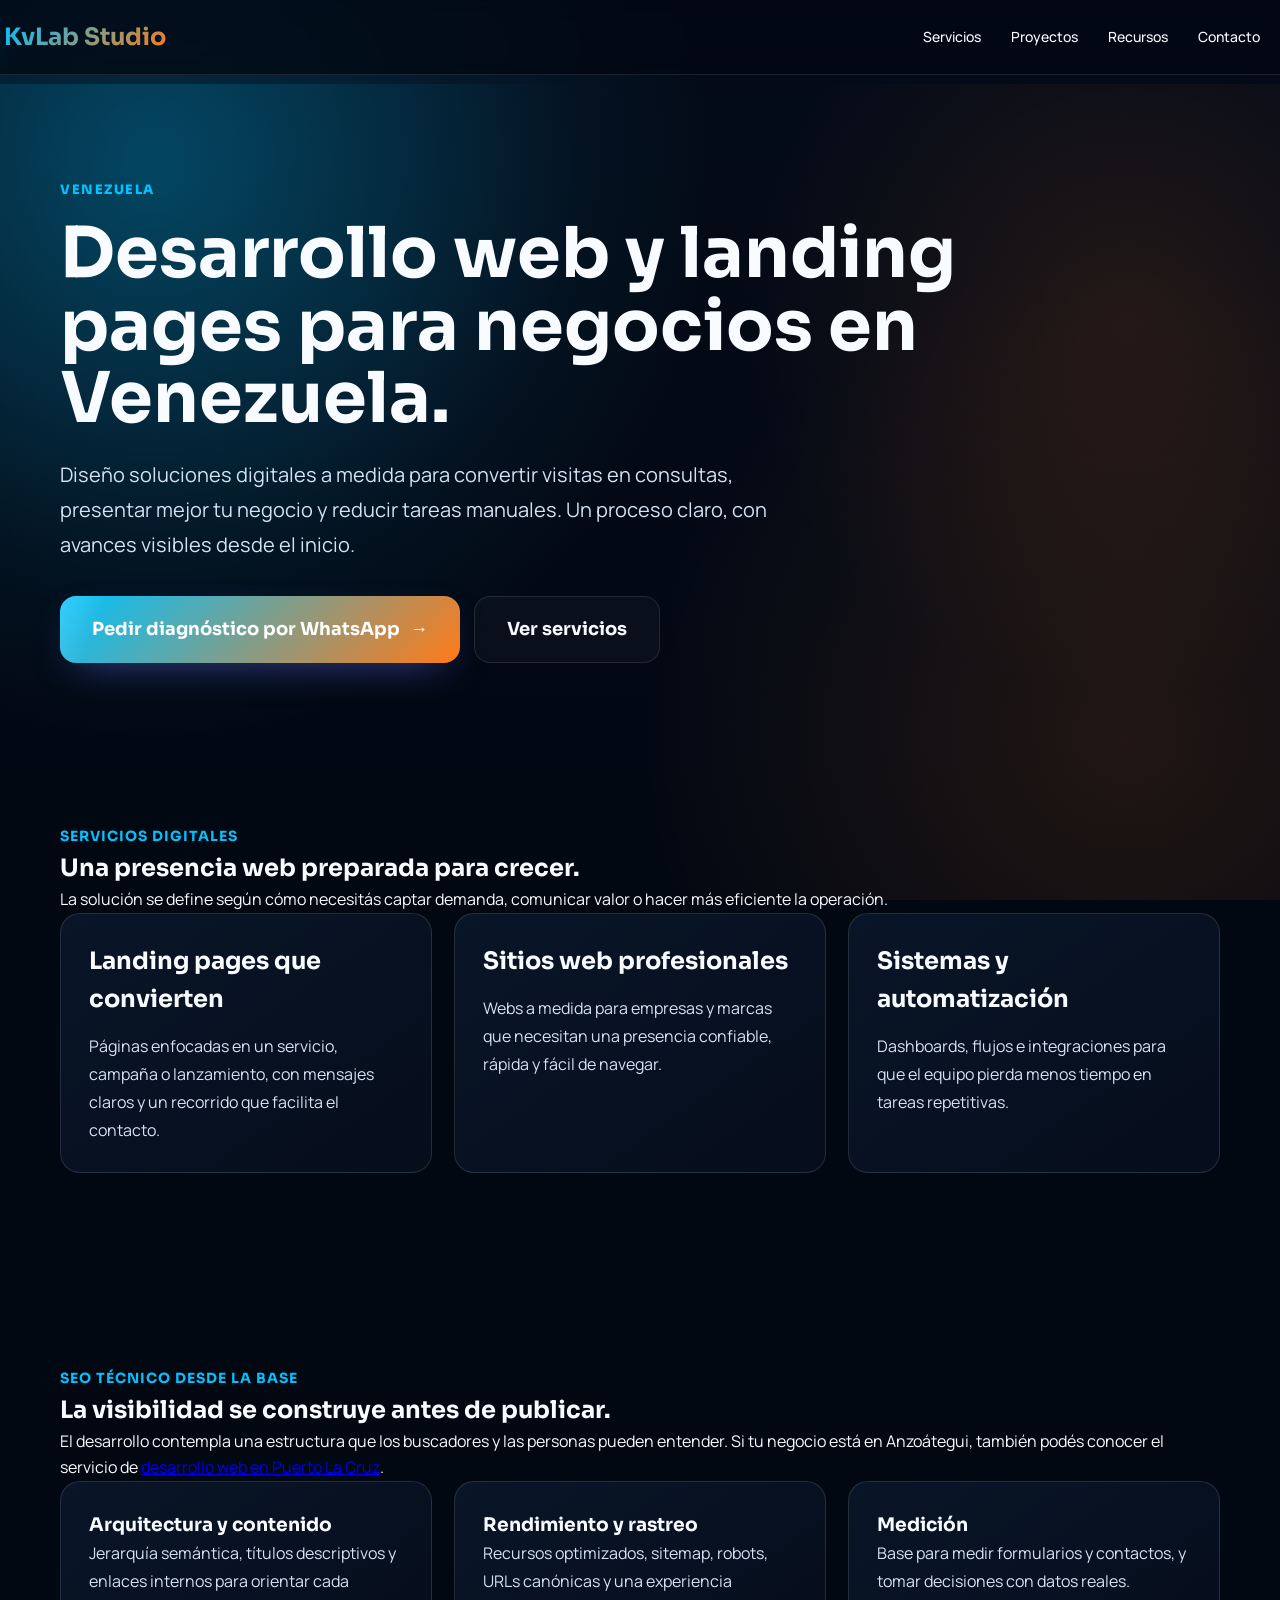
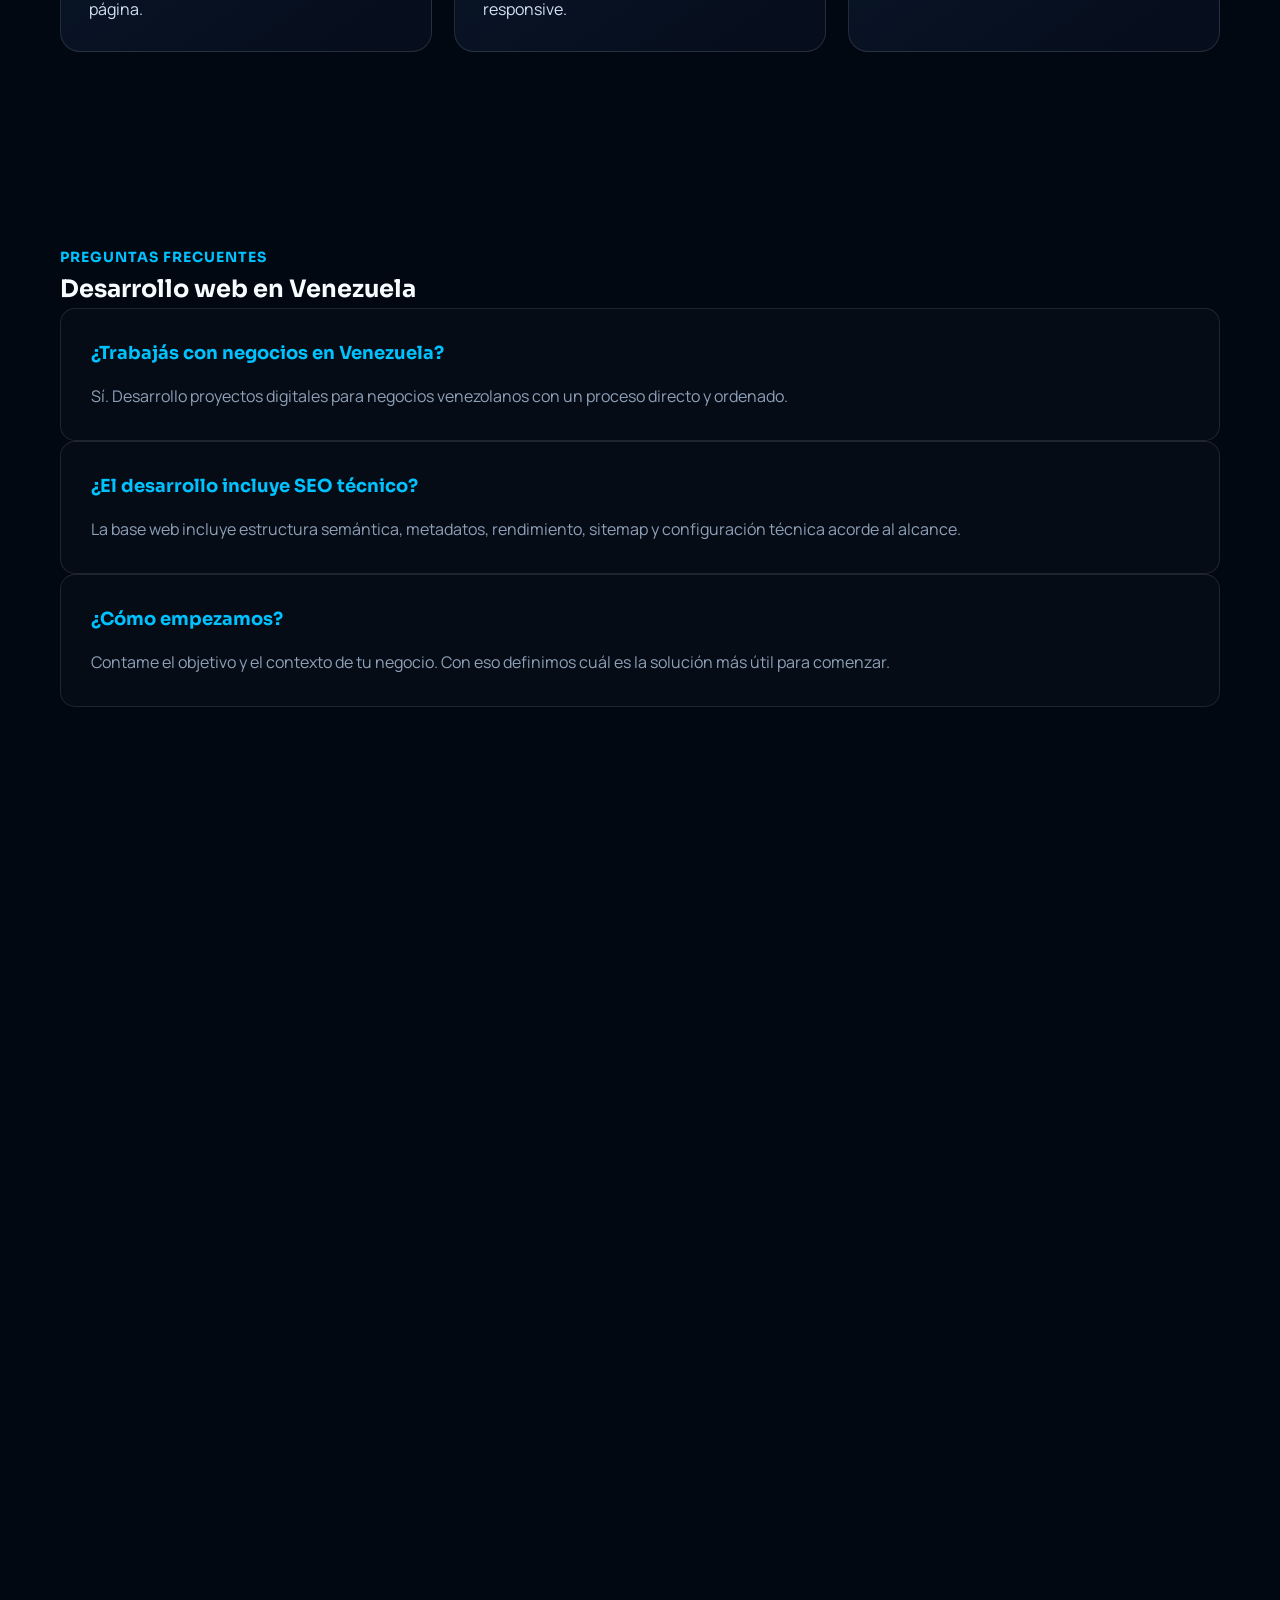
<file: desarrollo-web-venezuela.html>
<!DOCTYPE html>
<html lang="es-VE">
<head>
    <meta charset="UTF-8">
    <meta name="viewport" content="width=device-width, initial-scale=1.0">
    <title>Desarrollo web y landing pages en Venezuela | KvLab Studio</title>
    <meta name="description" content="Desarrollo web, landing pages, automatizaciones y sistemas para negocios en Venezuela. Diseño a medida, SEO técnico y foco en convertir visitas en consultas.">
    <meta name="robots" content="index, follow">
    <meta name="theme-color" content="#020617">
    <link rel="canonical" href="https://kvlabstudio.com/desarrollo-web-venezuela.html">
    <link rel="alternate" hreflang="es-AR" href="https://kvlabstudio.com/desarrollo-web-argentina.html">
    <link rel="alternate" hreflang="es-VE" href="https://kvlabstudio.com/desarrollo-web-venezuela.html">
    <link rel="alternate" hreflang="x-default" href="https://kvlabstudio.com/">
    <meta property="og:type" content="website">
    <meta property="og:locale" content="es_VE">
    <meta property="og:site_name" content="KvLab Studio">
    <meta property="og:title" content="Desarrollo web y landing pages en Venezuela | KvLab Studio">
    <meta property="og:description" content="Landing pages, sitios web, automatizaciones y sistemas para negocios en Venezuela.">
    <meta property="og:url" content="https://kvlabstudio.com/desarrollo-web-venezuela.html">
    <meta property="og:image" content="https://kvlabstudio.com/images/og-kvlabstudio.png">
    <meta property="og:image:alt" content="KvLab Studio, desarrollo web para negocios en Venezuela">
    <link rel="icon" type="image/svg+xml" href="/images/kvlab-mark.svg">
    <link rel="stylesheet" href="css/styles.css">
    <script src="js/head.js" defer></script>
    <script type="application/ld+json">
    {"@context":"https://schema.org","@type":"Service","@id":"https://kvlabstudio.com/desarrollo-web-venezuela.html#service","name":"Desarrollo web y landing pages en Venezuela","description":"Diseño y desarrollo de landing pages, sitios web, automatizaciones y sistemas para negocios en Venezuela.","url":"https://kvlabstudio.com/desarrollo-web-venezuela.html","provider":{"@type":"ProfessionalService","@id":"https://kvlabstudio.com/#professional-service","name":"KvLab Studio","url":"https://kvlabstudio.com/"},"areaServed":{"@type":"Country","name":"Venezuela"},"availableLanguage":"es"}
    </script>
    <script type="application/ld+json">
    {"@context":"https://schema.org","@type":"FAQPage","mainEntity":[
      {"@type":"Question","name":"¿Trabajás con negocios en Venezuela?","acceptedAnswer":{"@type":"Answer","text":"Sí. KvLab Studio trabaja con negocios en Venezuela para crear landing pages, sitios web, automatizaciones y sistemas a medida."}},
      {"@type":"Question","name":"¿El sitio incluye SEO técnico?","acceptedAnswer":{"@type":"Answer","text":"Cada proyecto web parte de una base técnica: estructura semántica, metadatos, rendimiento, sitemap, robots y medición según el alcance."}},
      {"@type":"Question","name":"¿Qué necesito para comenzar?","acceptedAnswer":{"@type":"Answer","text":"Un objetivo de negocio y contexto sobre el público. A partir de ahí se propone el alcance y las prioridades."}}
    ]}
    </script>
</head>
<body>
    <a class="skip-link" href="#main-content">Saltar al contenido principal</a>
    <nav aria-label="Navegación principal"><div class="nav-content">
        <a class="brand-lockup" href="index.html" aria-label="Ir al inicio de KvLab Studio"><img class="brand-mark" src="/images/kvlab-mark.svg" alt="" aria-hidden="true" width="34" height="34"><span class="logo logo--full">KvLab Studio</span><span class="logo logo--mobile">KvLab Studio</span><span class="logo logo--compact">KvLab</span></a>
        <ul class="nav-links"><li><a href="servicios.html">Servicios</a></li><li><a href="index.html#portfolio">Proyectos</a></li><li><a href="recursos.html">Recursos</a></li><li><a href="#contacto">Contacto</a></li></ul>
        <button type="button" aria-label="Abrir menú" aria-expanded="false" class="mobile-menu-btn">&#9776;</button>
    </div></nav>
    <main id="main-content" class="page-shell">
        <section class="page-hero"><div class="container"><div class="page-kicker">Venezuela</div><h1>Desarrollo web y landing pages para negocios en Venezuela.</h1><p>Diseño soluciones digitales a medida para convertir visitas en consultas, presentar mejor tu negocio y reducir tareas manuales. Un proceso claro, con avances visibles desde el inicio.</p><div class="page-actions"><a href="https://wa.me/5491122773720?text=Hola%2C%20quiero%20un%20diagn%C3%B3stico%20para%20mi%20negocio" class="btn btn-primary" target="_blank" rel="noopener noreferrer">Pedir diagnóstico por WhatsApp <span>&rarr;</span></a><a href="servicios.html" class="btn btn-secondary">Ver servicios</a></div></div></section>
        <section class="section"><div class="container"><div class="section-heading"><span class="section-tag">Servicios digitales</span><h2>Una presencia web preparada para crecer.</h2><p>La solución se define según cómo necesitás captar demanda, comunicar valor o hacer más eficiente la operación.</p></div><div class="detail-grid">
            <article class="detail-card"><h2>Landing pages que convierten</h2><p>Páginas enfocadas en un servicio, campaña o lanzamiento, con mensajes claros y un recorrido que facilita el contacto.</p></article>
            <article class="detail-card"><h2>Sitios web profesionales</h2><p>Webs a medida para empresas y marcas que necesitan una presencia confiable, rápida y fácil de navegar.</p></article>
            <article class="detail-card"><h2>Sistemas y automatización</h2><p>Dashboards, flujos e integraciones para que el equipo pierda menos tiempo en tareas repetitivas.</p></article>
        </div></div></section>
        <section class="section section-alt"><div class="container"><div class="section-heading"><span class="section-tag">SEO técnico desde la base</span><h2>La visibilidad se construye antes de publicar.</h2><p>El desarrollo contempla una estructura que los buscadores y las personas pueden entender. Si tu negocio está en Anzoátegui, también podés conocer el servicio de <a href="desarrollo-web-puerto-la-cruz.html">desarrollo web en Puerto La Cruz</a>.</p></div><div class="detail-grid"><article class="detail-card"><h3>Arquitectura y contenido</h3><p>Jerarquía semántica, títulos descriptivos y enlaces internos para orientar cada página.</p></article><article class="detail-card"><h3>Rendimiento y rastreo</h3><p>Recursos optimizados, sitemap, robots, URLs canónicas y una experiencia responsive.</p></article><article class="detail-card"><h3>Medición</h3><p>Base para medir formularios y contactos, y tomar decisiones con datos reales.</p></article></div></div></section>
        <section class="section"><div class="container"><div class="section-heading"><span class="section-tag">Preguntas frecuentes</span><h2>Desarrollo web en Venezuela</h2></div><div class="faq-list"><div class="faq-item"><h3>¿Trabajás con negocios en Venezuela?</h3><p>Sí. Desarrollo proyectos digitales para negocios venezolanos con un proceso directo y ordenado.</p></div><div class="faq-item"><h3>¿El desarrollo incluye SEO técnico?</h3><p>La base web incluye estructura semántica, metadatos, rendimiento, sitemap y configuración técnica acorde al alcance.</p></div><div class="faq-item"><h3>¿Cómo empezamos?</h3><p>Contame el objetivo y el contexto de tu negocio. Con eso definimos cuál es la solución más útil para comenzar.</p></div></div></div></section>
        <section class="cta-section" id="contacto"><div class="container"><div class="contact-wrapper"><div class="contact-info"><h2>¿Tu negocio está en Venezuela?</h2><p>Contame qué querés mejorar y preparo un primer diagnóstico.</p><div class="contact-methods"><div class="contact-method"><span class="method-icon"><i class="ph ph-envelope-simple"></i></span><div><div class="method-label">Email</div><a href="mailto:hola@kvlabstudio.com">hola@kvlabstudio.com</a></div></div><div class="contact-method"><span class="method-icon"><i class="ph ph-whatsapp-logo"></i></span><div><div class="method-label">WhatsApp</div><a href="https://wa.me/5491122773720" target="_blank" rel="noopener noreferrer">Abrir chat directo</a></div></div></div></div><div class="contact-form-container"><a class="btn btn-primary btn-block" href="index.html#contacto">Pedir diagnóstico gratuito <span>&rarr;</span></a><p class="form-note">Respuesta en menos de 24 horas hábiles.</p></div></div></div></section>
    </main>
    <footer><div class="container"><div class="footer-content"><div class="footer-brand"><a class="brand-lockup brand-lockup--footer" href="index.html"><img class="brand-mark" src="/images/kvlab-mark.svg" alt="" aria-hidden="true" width="34" height="34"><h3>KvLab Studio</h3></a><p>Soluciones digitales para negocios de Argentina y Venezuela.</p></div><div class="footer-links"><h4>Regiones</h4><ul><li><a href="desarrollo-web-argentina.html">Argentina</a></li><li><a href="desarrollo-web-venezuela.html">Venezuela</a></li><li><a href="desarrollo-web-puerto-la-cruz.html">Puerto La Cruz</a></li><li><a href="servicios.html">Servicios</a></li></ul></div></div><div class="footer-bottom"><p>&copy; 2026 KvLab Studio. Todos los derechos reservados.</p></div></div></footer>
    <script src="js/main.js"></script>
</body>
</html>
</file>
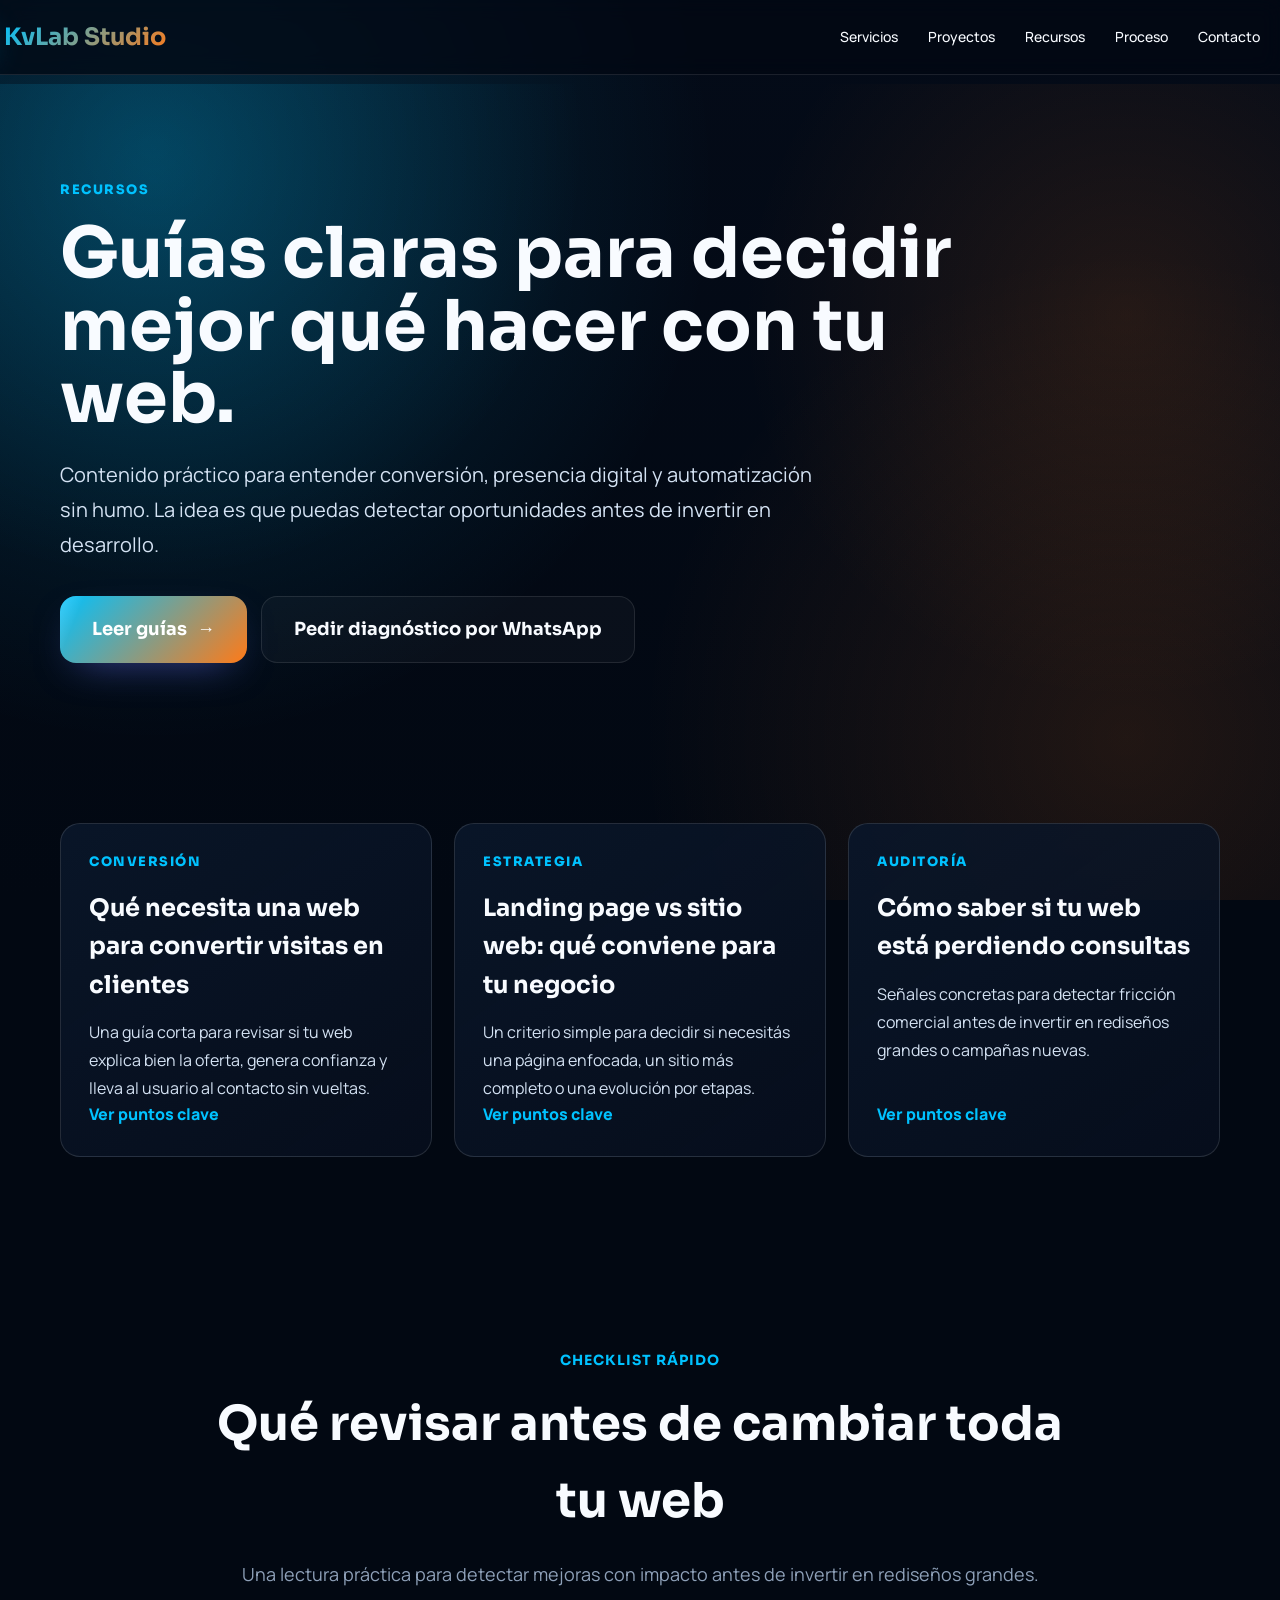
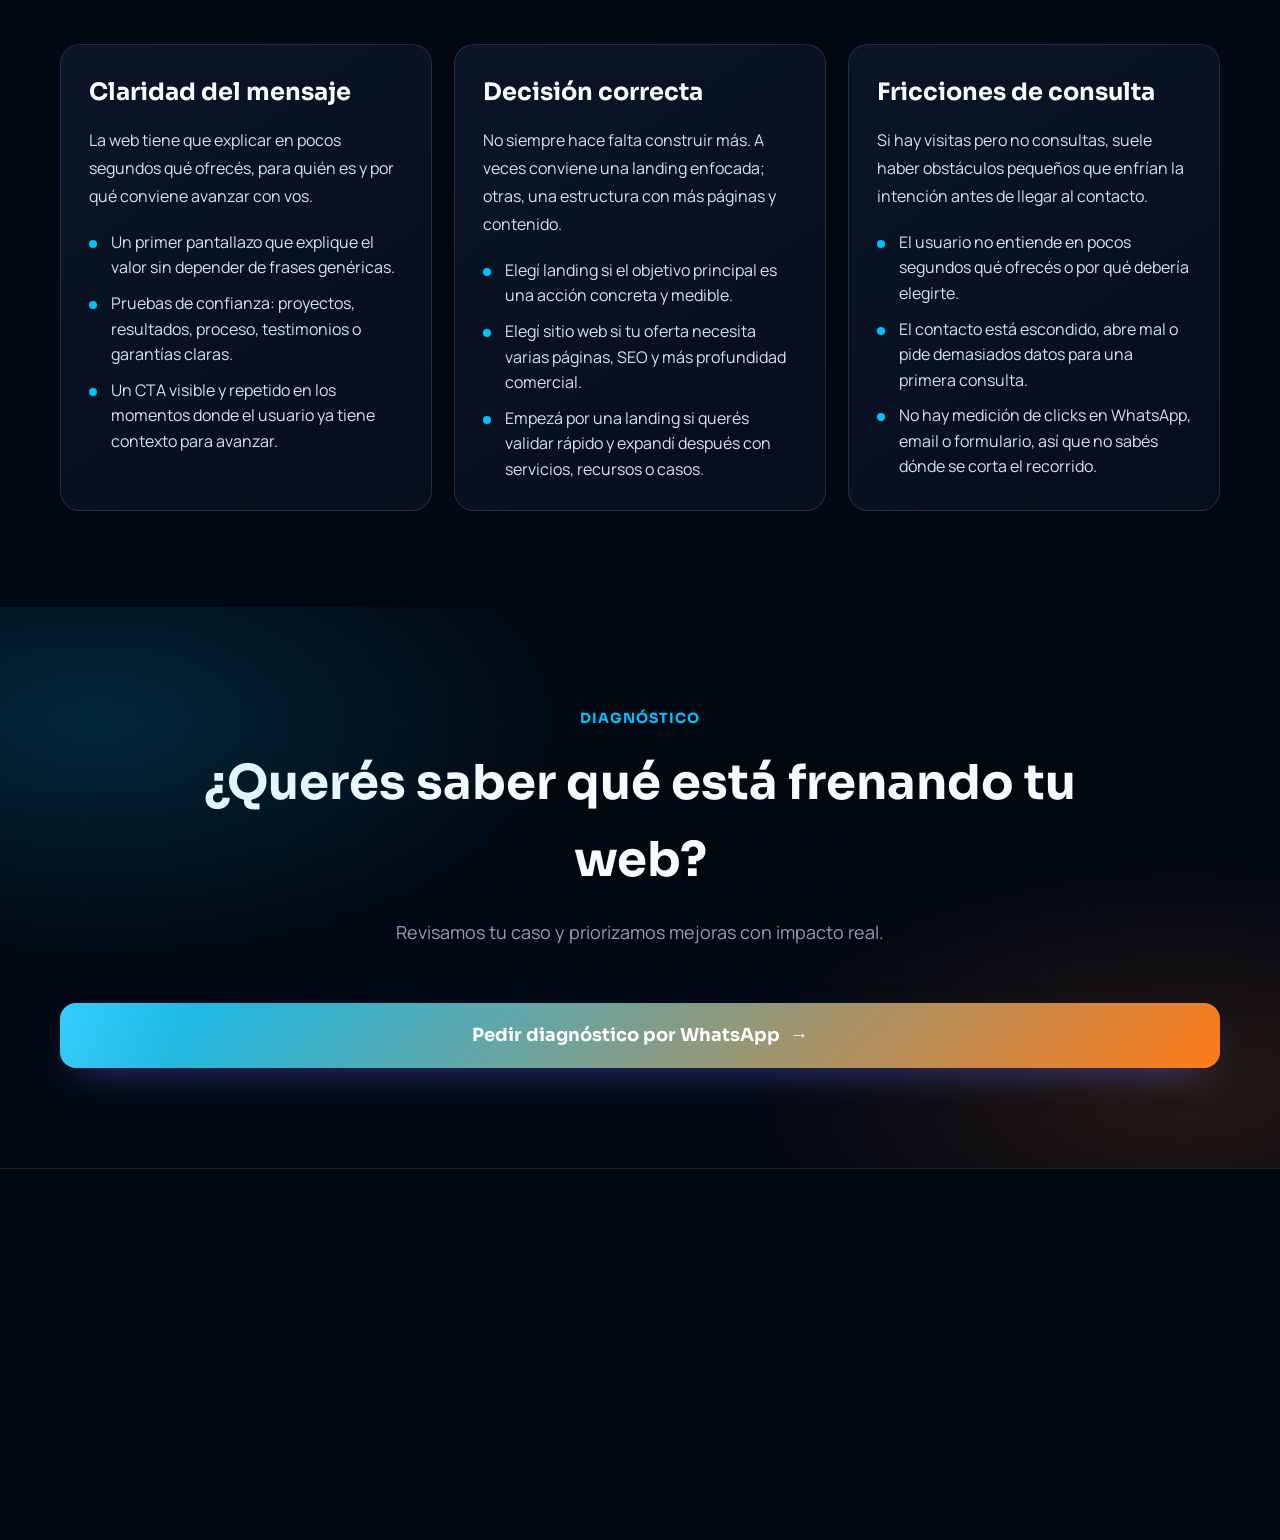
<file: recursos.html>
<!DOCTYPE html>
<html lang="es">
<head>
    <meta charset="UTF-8">
    <meta name="viewport" content="width=device-width, initial-scale=1.0">
    <title>Recursos sobre landing pages, sitios web y conversión | KvLab Studio</title>
    <meta name="description" content="Guías prácticas para entender cómo mejorar una web, cuándo conviene una landing page y qué revisar para convertir más visitas en consultas.">
    <meta name="robots" content="index, follow">
    <meta name="theme-color" content="#020617">
    <link rel="canonical" href="https://kvlabstudio.com/recursos.html">
    <meta property="og:type" content="website">
    <meta property="og:locale" content="es_AR">
    <meta property="og:site_name" content="KvLab Studio">
    <meta property="og:title" content="Recursos sobre desarrollo web y conversión | KvLab Studio">
    <meta property="og:description" content="Guías para mejorar tu web, captar más consultas y decidir mejor qué construir.">
    <meta property="og:url" content="https://kvlabstudio.com/recursos.html">
    <meta property="og:image" content="https://kvlabstudio.com/images/og-kvlabstudio.png">
    <meta property="og:image:type" content="image/png">
    <meta property="og:image:width" content="1200">
    <meta property="og:image:height" content="630">
    <link rel="icon" type="image/svg+xml" href="/images/kvlab-mark.svg">
    <link rel="stylesheet" href="css/styles.css">

    <!-- Google Analytics 4 -->
    <script async src="https://www.googletagmanager.com/gtag/js?id=G-ME85J1FH9J"></script>
    <script src="js/head.js"></script>
</head>
<body>
    <a class="skip-link" href="#main-content">Saltar al contenido principal</a>
    <nav aria-label="Navegación principal">
        <div class="nav-content">
            <a class="brand-lockup" href="index.html" aria-label="Ir al inicio de KvLab Studio">
                <img class="brand-mark" src="/images/kvlab-mark.svg" alt="" aria-hidden="true" width="34" height="34">
                <span class="logo logo--full">KvLab Studio</span>
                <span class="logo logo--mobile">KvLab Studio</span>
                <span class="logo logo--compact">KvLab</span>
            </a>
            <ul class="nav-links">
                <li><a href="servicios.html">Servicios</a></li>
                <li><a href="index.html#portfolio">Proyectos</a></li>
                <li><a href="recursos.html">Recursos</a></li>
                <li><a href="index.html#proceso">Proceso</a></li>
                <li><a href="index.html#contacto">Contacto</a></li>
            </ul>
            <button type="button" aria-label="Abrir menú" aria-expanded="false" class="mobile-menu-btn">&#9776;</button>
        </div>
    </nav>

    <main id="main-content" class="page-shell">
        <section class="page-hero">
            <div class="container">
                <div class="page-kicker">Recursos</div>
                <h1>Guías claras para decidir mejor qué hacer con tu web.</h1>
                <p>Contenido práctico para entender conversión, presencia digital y automatización sin humo. La idea es que puedas detectar oportunidades antes de invertir en desarrollo.</p>
                <div class="page-actions">
                    <a href="#guias" class="btn btn-primary">Leer guías <span>&rarr;</span></a>
                    <a href="https://wa.me/5491122773720?text=Hola%2C%20quiero%20un%20diagn%C3%B3stico%20para%20mi%20negocio" class="btn btn-secondary" target="_blank" rel="noopener noreferrer">Pedir diagnóstico por WhatsApp</a>
                </div>
            </div>
        </section>

        <section class="section" id="guias">
            <div class="container">
                <div class="resource-grid">
                    <article class="resource-card">
                        <div class="page-kicker">Conversión</div>
                        <h2>Qué necesita una web para convertir visitas en clientes</h2>
                        <p>Una guía corta para revisar si tu web explica bien la oferta, genera confianza y lleva al usuario al contacto sin vueltas.</p>
                        <a href="#claridad-mensaje">Ver puntos clave</a>
                    </article>
                    <article class="resource-card">
                        <div class="page-kicker">Estrategia</div>
                        <h2>Landing page vs sitio web: qué conviene para tu negocio</h2>
                        <p>Un criterio simple para decidir si necesitás una página enfocada, un sitio más completo o una evolución por etapas.</p>
                        <a href="#decision-correcta">Ver puntos clave</a>
                    </article>
                    <article class="resource-card">
                        <div class="page-kicker">Auditoría</div>
                        <h2>Cómo saber si tu web está perdiendo consultas</h2>
                        <p>Señales concretas para detectar fricción comercial antes de invertir en rediseños grandes o campañas nuevas.</p>
                        <a href="#fricciones-consulta">Ver puntos clave</a>
                    </article>
                </div>
            </div>
        </section>

        <section class="section">
            <div class="container">
                <div class="section-header">
                    <div class="section-tag">Checklist rápido</div>
                    <h2>Qué revisar antes de cambiar toda tu web</h2>
                    <p>Una lectura práctica para detectar mejoras con impacto antes de invertir en rediseños grandes.</p>
                </div>
                <div class="detail-grid">
                    <article class="detail-card" id="claridad-mensaje">
                        <h2>Claridad del mensaje</h2>
                        <p>La web tiene que explicar en pocos segundos qué ofrecés, para quién es y por qué conviene avanzar con vos.</p>
                        <ul class="detail-list">
                            <li>Un primer pantallazo que explique el valor sin depender de frases genéricas.</li>
                            <li>Pruebas de confianza: proyectos, resultados, proceso, testimonios o garantías claras.</li>
                            <li>Un CTA visible y repetido en los momentos donde el usuario ya tiene contexto para avanzar.</li>
                        </ul>
                    </article>
                    <article class="detail-card" id="decision-correcta">
                        <h2>Decisión correcta</h2>
                        <p>No siempre hace falta construir más. A veces conviene una landing enfocada; otras, una estructura con más páginas y contenido.</p>
                        <ul class="detail-list">
                            <li>Elegí landing si el objetivo principal es una acción concreta y medible.</li>
                            <li>Elegí sitio web si tu oferta necesita varias páginas, SEO y más profundidad comercial.</li>
                            <li>Empezá por una landing si querés validar rápido y expandí después con servicios, recursos o casos.</li>
                        </ul>
                    </article>
                    <article class="detail-card" id="fricciones-consulta">
                        <h2>Fricciones de consulta</h2>
                        <p>Si hay visitas pero no consultas, suele haber obstáculos pequeños que enfrían la intención antes de llegar al contacto.</p>
                        <ul class="detail-list">
                            <li>El usuario no entiende en pocos segundos qué ofrecés o por qué debería elegirte.</li>
                            <li>El contacto está escondido, abre mal o pide demasiados datos para una primera consulta.</li>
                            <li>No hay medición de clicks en WhatsApp, email o formulario, así que no sabés dónde se corta el recorrido.</li>
                        </ul>
                    </article>
                </div>
            </div>
        </section>

        <section class="cta-section">
            <div class="container">
                <div class="section-header">
                    <div class="section-tag">Diagnóstico</div>
                    <h2>¿Querés saber qué está frenando tu web?</h2>
                    <p>Revisamos tu caso y priorizamos mejoras con impacto real.</p>
                </div>
                <a href="https://wa.me/5491122773720?text=Hola%2C%20quiero%20un%20diagn%C3%B3stico%20para%20mi%20negocio" class="btn btn-primary" target="_blank" rel="noopener noreferrer">Pedir diagnóstico por WhatsApp <span>&rarr;</span></a>
            </div>
        </section>
    </main>

    <footer>
        <div class="container">
            <div class="footer-content">
                <div class="footer-brand">
                    <a class="brand-lockup brand-lockup--footer" href="index.html" aria-label="Ir al inicio de KvLab Studio">
                        <img class="brand-mark" src="/images/kvlab-mark.svg" alt="" aria-hidden="true" width="34" height="34">
                        <h3>KvLab Studio</h3>
                    </a>
                    <p>Soluciones digitales para negocios que buscan más ventas, más claridad y menos trabajo manual.</p>
                </div>
                <div class="footer-links">
                    <h4>Empresa</h4>
                    <ul>
                        <li><a href="servicios.html">Servicios</a></li>
                        <li><a href="index.html#portfolio">Proyectos</a></li>
                        <li><a href="recursos.html">Recursos</a></li>
                        <li><a href="index.html#contacto">Contacto</a></li>
                    </ul>
                </div>
                <div class="footer-links">
                    <h4>Contacto</h4>
                    <ul>
                        <li><a href="mailto:hola@kvlabstudio.com">hola@kvlabstudio.com</a></li>
                        <li><a href="https://wa.me/5491122773720" target="_blank" rel="noopener noreferrer">+54 9 11 2277-3720</a></li>
                    </ul>
                </div>
            </div>
            <div class="footer-bottom">
                <p>&copy; 2026 KvLab Studio. Todos los derechos reservados.</p>
            </div>
        </div>
    </footer>
    <script src="js/main.js" defer></script>
</body>
</html>
</file>
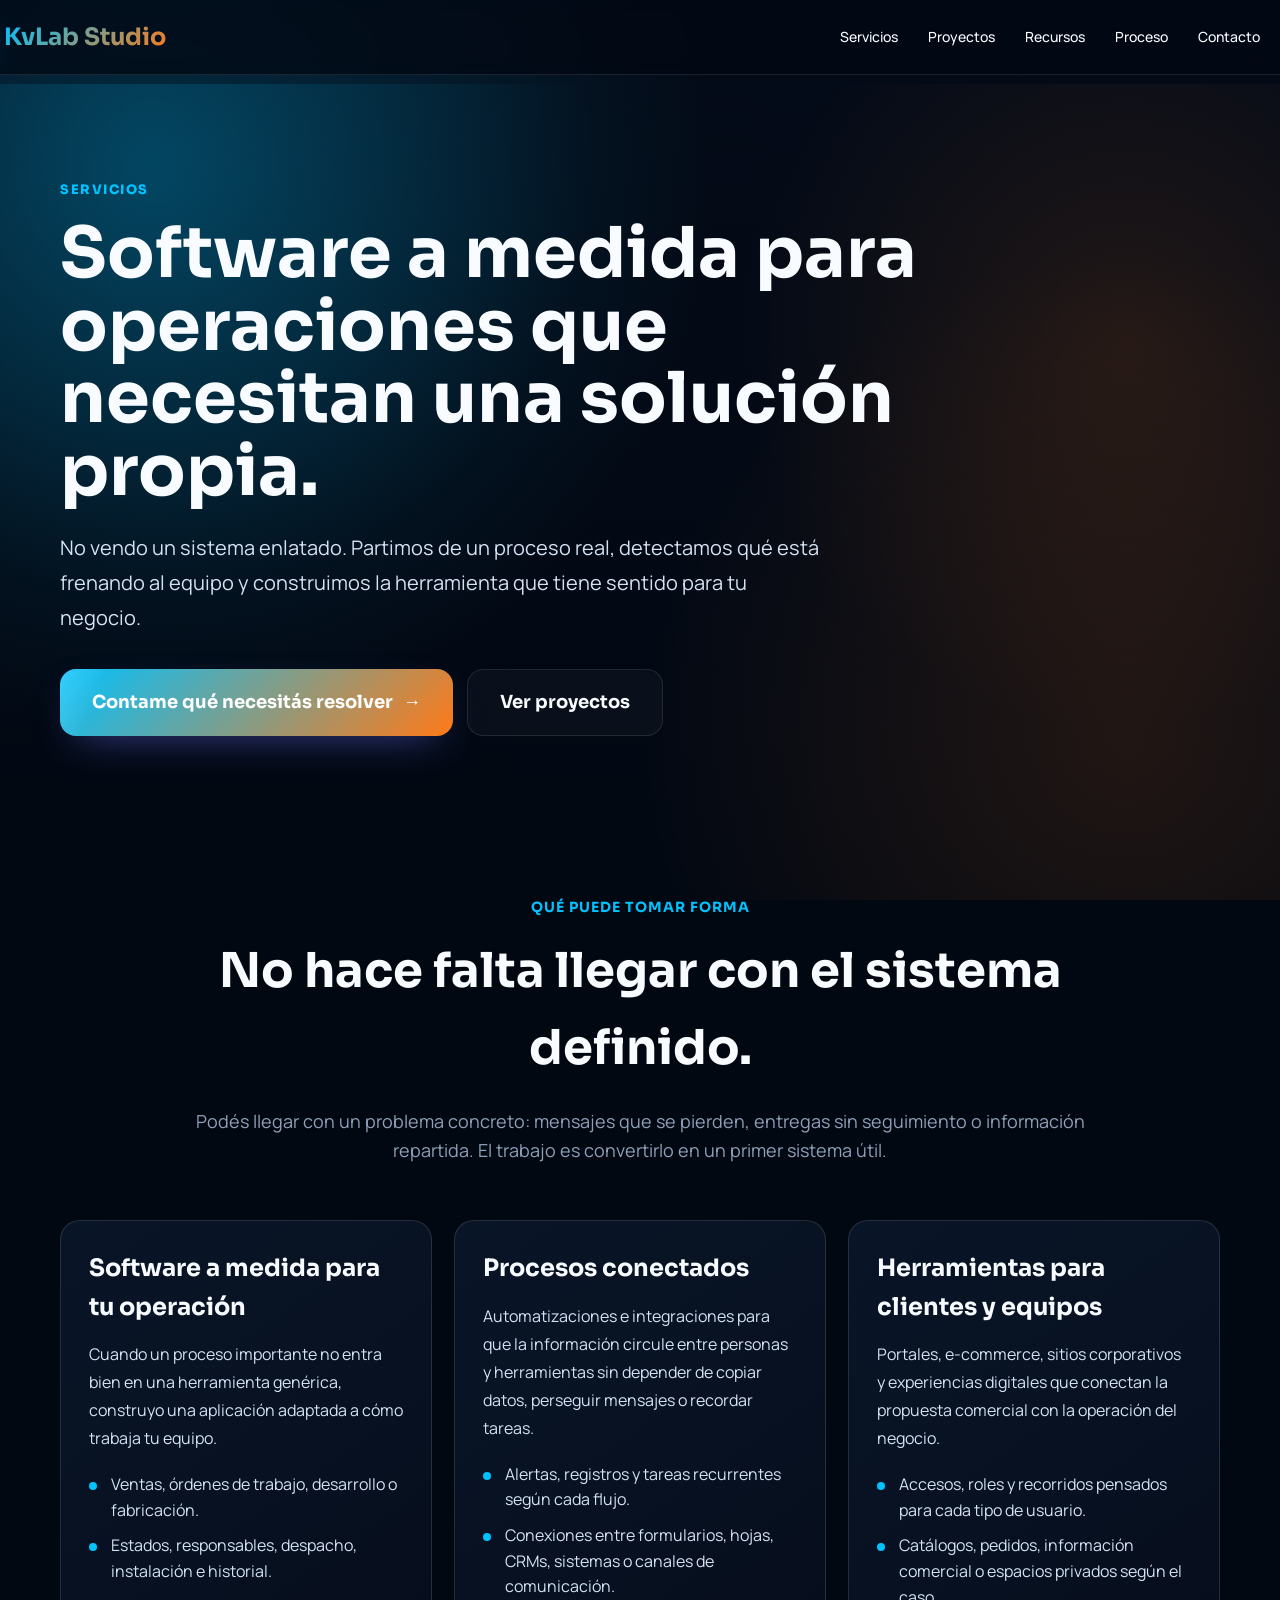
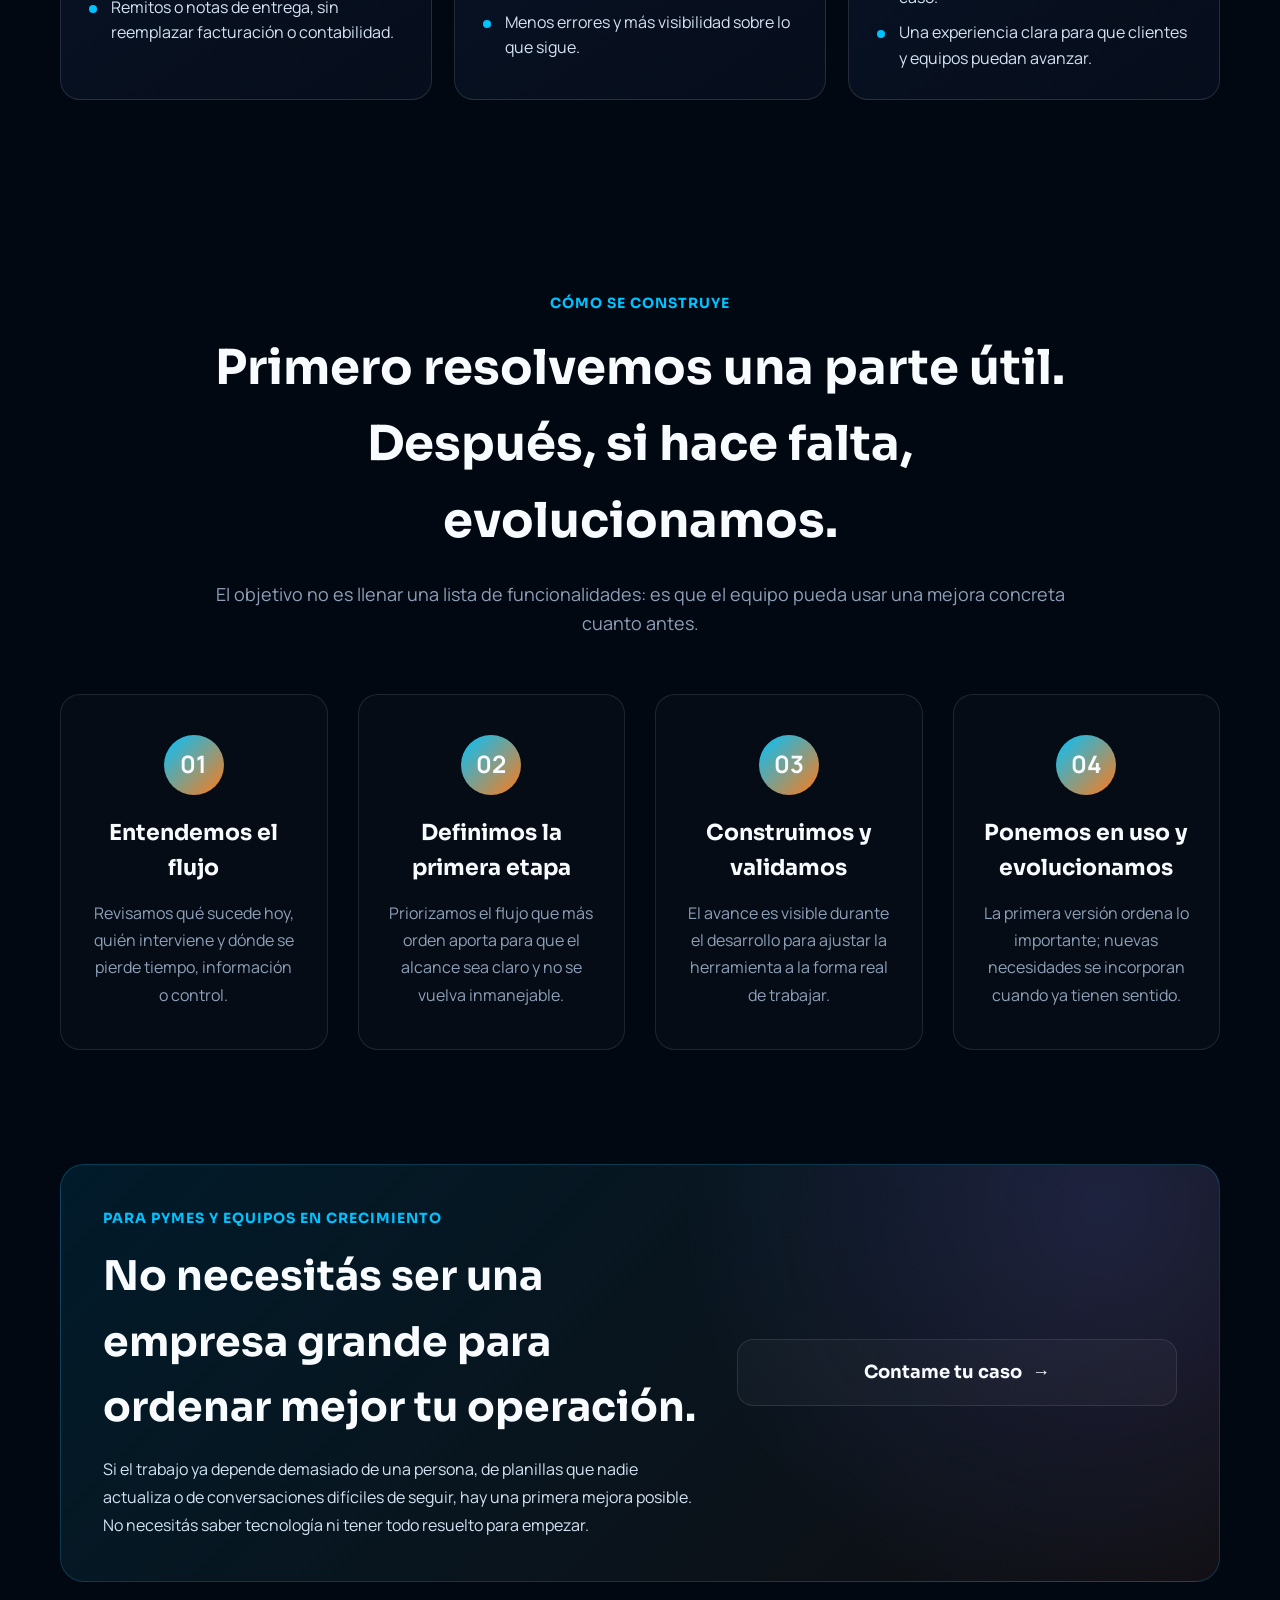
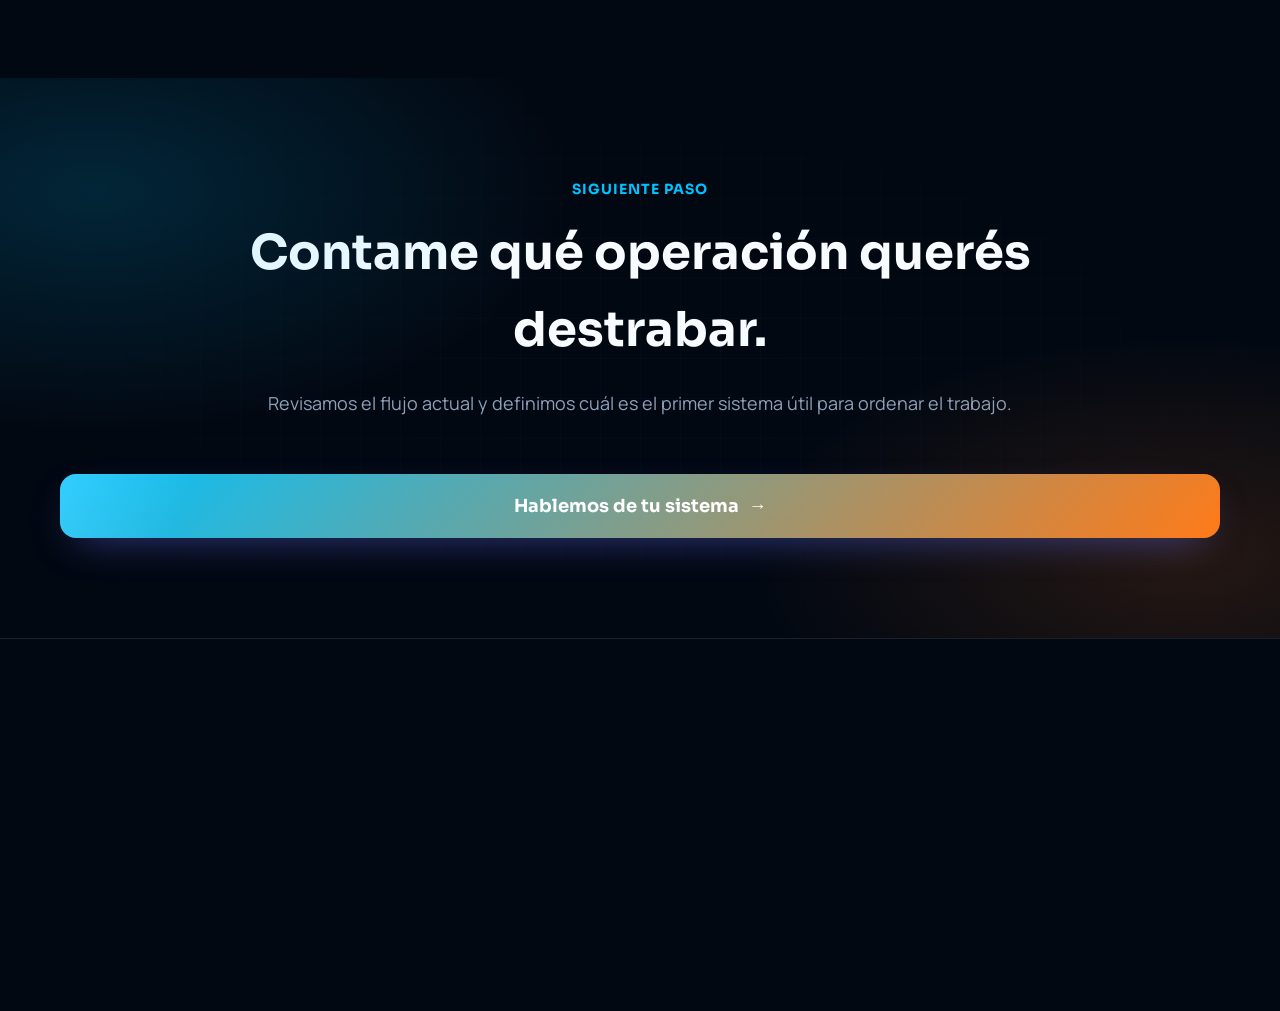
<file: servicios.html>
<!DOCTYPE html>
<html lang="es">
<head>
    <meta charset="UTF-8">
    <meta name="viewport" content="width=device-width, initial-scale=1.0">
    <title>Software a medida y gestión operativa | Servicios KvLab Studio</title>
    <meta name="description" content="Plataformas de gestión operativa, órdenes de trabajo, automatizaciones, e-commerce y productos digitales a medida para ordenar y hacer crecer tu negocio.">
    <meta name="robots" content="index, follow">
    <meta name="theme-color" content="#020617">
    <link rel="canonical" href="https://kvlabstudio.com/servicios.html">
    <meta property="og:type" content="website">
    <meta property="og:locale" content="es_AR">
    <meta property="og:site_name" content="KvLab Studio">
    <meta property="og:title" content="Software a medida y gestión operativa | KvLab Studio">
    <meta property="og:description" content="Plataformas operativas, automatizaciones, e-commerce y productos digitales para negocios que necesitan más control.">
    <meta property="og:url" content="https://kvlabstudio.com/servicios.html">
    <meta property="og:image" content="https://kvlabstudio.com/images/og-kvlabstudio.png">
    <meta property="og:image:type" content="image/png">
    <meta property="og:image:width" content="1200">
    <meta property="og:image:height" content="630">
    <link rel="icon" type="image/svg+xml" href="/images/kvlab-mark.svg">
    <link rel="stylesheet" href="css/styles.css">

    <!-- Google Analytics 4 -->
    <script async src="https://www.googletagmanager.com/gtag/js?id=G-ME85J1FH9J"></script>
    <script src="js/head.js"></script>
</head>
<body>
    <a class="skip-link" href="#main-content">Saltar al contenido principal</a>
    <nav aria-label="Navegación principal">
        <div class="nav-content">
            <a class="brand-lockup" href="index.html" aria-label="Ir al inicio de KvLab Studio">
                <img class="brand-mark" src="/images/kvlab-mark.svg" alt="" aria-hidden="true" width="34" height="34">
                <span class="logo logo--full">KvLab Studio</span>
                <span class="logo logo--mobile">KvLab Studio</span>
                <span class="logo logo--compact">KvLab</span>
            </a>
            <ul class="nav-links">
                <li><a href="servicios.html">Servicios</a></li>
                <li><a href="index.html#portfolio">Proyectos</a></li>
                <li><a href="recursos.html">Recursos</a></li>
                <li><a href="index.html#proceso">Proceso</a></li>
                <li><a href="index.html#contacto">Contacto</a></li>
            </ul>
            <button type="button" aria-label="Abrir menú" aria-expanded="false" class="mobile-menu-btn">&#9776;</button>
        </div>
    </nav>

    <main id="main-content" class="page-shell">
        <section class="page-hero">
            <div class="container">
                <div class="page-kicker">Servicios</div>
                <h1>Software a medida para operaciones que necesitan una solución propia.</h1>
                <p>No vendo un sistema enlatado. Partimos de un proceso real, detectamos qué está frenando al equipo y construimos la herramienta que tiene sentido para tu negocio.</p>
                <div class="page-actions">
                    <a href="https://wa.me/5491122773720?text=Hola%2C%20quiero%20resolver%20un%20proceso%20de%20mi%20negocio" class="btn btn-primary" target="_blank" rel="noopener noreferrer">Contame qué necesitás resolver <span>&rarr;</span></a>
                    <a href="index.html#portfolio" class="btn btn-secondary">Ver proyectos</a>
                </div>
            </div>
        </section>

        <section class="section">
            <div class="container">
                <div class="section-header">
                    <div class="section-tag">Qué puede tomar forma</div>
                    <h2>No hace falta llegar con el sistema definido.</h2>
                    <p>Podés llegar con un problema concreto: mensajes que se pierden, entregas sin seguimiento o información repartida. El trabajo es convertirlo en un primer sistema útil.</p>
                </div>
                <div class="detail-grid">
                    <article class="detail-card" id="software-a-medida">
                        <h2>Software a medida para tu operación</h2>
                        <p>Cuando un proceso importante no entra bien en una herramienta genérica, construyo una aplicación adaptada a cómo trabaja tu equipo.</p>
                        <ul class="detail-list">
                            <li>Ventas, órdenes de trabajo, desarrollo o fabricación.</li>
                            <li>Estados, responsables, despacho, instalación e historial.</li>
                            <li>Remitos o notas de entrega, sin reemplazar facturación o contabilidad.</li>
                        </ul>
                    </article>

                    <article class="detail-card" id="procesos-conectados">
                        <h2>Procesos conectados</h2>
                        <p>Automatizaciones e integraciones para que la información circule entre personas y herramientas sin depender de copiar datos, perseguir mensajes o recordar tareas.</p>
                        <ul class="detail-list">
                            <li>Alertas, registros y tareas recurrentes según cada flujo.</li>
                            <li>Conexiones entre formularios, hojas, CRMs, sistemas o canales de comunicación.</li>
                            <li>Menos errores y más visibilidad sobre lo que sigue.</li>
                        </ul>
                    </article>

                    <article class="detail-card" id="herramientas-digitales">
                        <h2>Herramientas para clientes y equipos</h2>
                        <p>Portales, e-commerce, sitios corporativos y experiencias digitales que conectan la propuesta comercial con la operación del negocio.</p>
                        <ul class="detail-list">
                            <li>Accesos, roles y recorridos pensados para cada tipo de usuario.</li>
                            <li>Catálogos, pedidos, información comercial o espacios privados según el caso.</li>
                            <li>Una experiencia clara para que clientes y equipos puedan avanzar.</li>
                        </ul>
                    </article>

                </div>
            </div>
        </section>

        <section class="section process-section" id="como-trabajamos">
            <div class="container">
                <div class="section-header">
                    <div class="section-tag">Cómo se construye</div>
                    <h2>Primero resolvemos una parte útil. Después, si hace falta, evolucionamos.</h2>
                    <p>El objetivo no es llenar una lista de funcionalidades: es que el equipo pueda usar una mejora concreta cuanto antes.</p>
                </div>
                <div class="process-grid">
                    <article class="process-step">
                        <div class="step-number">01</div>
                        <h3>Entendemos el flujo</h3>
                        <p>Revisamos qué sucede hoy, quién interviene y dónde se pierde tiempo, información o control.</p>
                    </article>
                    <article class="process-step">
                        <div class="step-number">02</div>
                        <h3>Definimos la primera etapa</h3>
                        <p>Priorizamos el flujo que más orden aporta para que el alcance sea claro y no se vuelva inmanejable.</p>
                    </article>
                    <article class="process-step">
                        <div class="step-number">03</div>
                        <h3>Construimos y validamos</h3>
                        <p>El avance es visible durante el desarrollo para ajustar la herramienta a la forma real de trabajar.</p>
                    </article>
                    <article class="process-step">
                        <div class="step-number">04</div>
                        <h3>Ponemos en uso y evolucionamos</h3>
                        <p>La primera versión ordena lo importante; nuevas necesidades se incorporan cuando ya tienen sentido.</p>
                    </article>
                </div>
            </div>
        </section>

        <section class="section service-fit-section">
            <div class="container">
                <div class="service-fit-panel">
                    <div>
                        <div class="section-tag">Para PyMEs y equipos en crecimiento</div>
                        <h2>No necesitás ser una empresa grande para ordenar mejor tu operación.</h2>
                        <p>Si el trabajo ya depende demasiado de una persona, de planillas que nadie actualiza o de conversaciones difíciles de seguir, hay una primera mejora posible. No necesitás saber tecnología ni tener todo resuelto para empezar.</p>
                    </div>
                    <a href="https://wa.me/5491122773720?text=Hola%2C%20quiero%20contarte%20un%20proceso%20que%20necesito%20ordenar" class="btn btn-secondary" target="_blank" rel="noopener noreferrer">Contame tu caso <span>&rarr;</span></a>
                </div>
            </div>
        </section>

        <section class="cta-section">
            <div class="container">
                <div class="section-header">
                    <div class="section-tag">Siguiente paso</div>
                    <h2>Contame qué operación querés destrabar.</h2>
                    <p>Revisamos el flujo actual y definimos cuál es el primer sistema útil para ordenar el trabajo.</p>
                </div>
                <a href="https://wa.me/5491122773720?text=Hola%2C%20quiero%20ordenar%20una%20operaci%C3%B3n%20de%20mi%20negocio" class="btn btn-primary" target="_blank" rel="noopener noreferrer">Hablemos de tu sistema <span>&rarr;</span></a>
            </div>
        </section>
    </main>

    <footer>
        <div class="container">
            <div class="footer-content">
                <div class="footer-brand">
                    <a class="brand-lockup brand-lockup--footer" href="index.html" aria-label="Ir al inicio de KvLab Studio">
                        <img class="brand-mark" src="/images/kvlab-mark.svg" alt="" aria-hidden="true" width="34" height="34">
                        <h3>KvLab Studio</h3>
                    </a>
                    <p>Software a medida para negocios que necesitan ordenar su operación y crecer con control.</p>
                </div>
                <div class="footer-links">
                    <h4>Empresa</h4>
                    <ul>
                        <li><a href="servicios.html">Servicios</a></li>
                        <li><a href="index.html#portfolio">Proyectos</a></li>
                        <li><a href="recursos.html">Recursos</a></li>
                        <li><a href="index.html#contacto">Contacto</a></li>
                    </ul>
                </div>
                <div class="footer-links">
                    <h4>Contacto</h4>
                    <ul>
                        <li><a href="mailto:hola@kvlabstudio.com">hola@kvlabstudio.com</a></li>
                        <li><a href="https://wa.me/5491122773720" target="_blank" rel="noopener noreferrer">+54 9 11 2277-3720</a></li>
                    </ul>
                </div>
            </div>
            <div class="footer-bottom">
                <p>&copy; 2026 KvLab Studio. Todos los derechos reservados.</p>
            </div>
        </div>
    </footer>
    <script src="js/main.js" defer></script>
</body>
</html>
</file>
<file: css/styles.css>
* {
    margin: 0;
    padding: 0;
    box-sizing: border-box;
}

html,
body {
    max-width: 100%;
    overflow-x: hidden;
}

html {
    background-color: #020812;
}

@font-face {
    font-family: 'Manrope';
    src: url('/fonts/manrope-latin.woff2') format('woff2');
    font-weight: 400 800;
    font-style: normal;
    font-display: swap;
}

@font-face {
    font-family: 'Sora';
    src: url('/fonts/sora-latin.woff2') format('woff2');
    font-weight: 700 800;
    font-style: normal;
    font-display: swap;
}

:root {
    --primary: #00c2ff;
    --primary-dark: #0098cc;
    --secondary: #ff7a18;
    --dark: #071426;
    --darker: #020812;
    --light: #f8fbff;
    --gray: #8ea0b8;
    --gray-light: #d4e2f3;
    --font-body: 'Manrope', 'Segoe UI', Roboto, -apple-system, BlinkMacSystemFont, sans-serif;
    --font-display: 'Sora', 'Manrope', 'Segoe UI', Roboto, sans-serif;
}

.ph {
    display: inline-grid;
    place-items: center;
    width: 1em;
    height: 1em;
    font-family: var(--font-body);
    font-style: normal;
    font-weight: 800;
    line-height: 1;
    text-transform: none;
}

.ph::before {
    display: block;
}

.ph-arrow-down::before { content: "↓"; }
.ph-check::before { content: "✓"; }
.ph-clock::before { content: "◷"; }
.ph-clock-countdown::before { content: "◴"; }
.ph-code::before { content: "<>"; font-size: 0.74em; letter-spacing: -0.08em; }
.ph-envelope-simple::before { content: "@"; }
.ph-file-text::before { content: "▤"; }
.ph-gear-six::before { content: "⚙"; }
.ph-github-logo::before { content: "GH"; font-size: 0.52em; letter-spacing: -0.05em; }
.ph-instagram-logo::before { content: "IG"; font-size: 0.52em; letter-spacing: -0.05em; }
.ph-layout::before { content: "▦"; }
.ph-map-pin::before { content: "⌖"; }
.ph-robot::before { content: "AI"; font-size: 0.58em; letter-spacing: -0.04em; }
.ph-rocket-launch::before { content: "↗"; }
.ph-shield-check::before { content: "⬡"; }
.ph-whatsapp-logo::before { content: "WA"; font-size: 0.52em; letter-spacing: -0.05em; }
.ph-x::before { content: "×"; }
.ph-x-logo::before { content: "X"; }

body {
    font-family: var(--font-body);
    background:
        radial-gradient(circle at 12% 20%, rgba(0, 194, 255, 0.18), transparent 42%),
        radial-gradient(circle at 88% 82%, rgba(255, 122, 24, 0.12), transparent 36%),
        linear-gradient(180deg, #040b18 0%, #020812 100%);
    color: var(--light);
    line-height: 1.6;
    overflow-x: hidden;
    background-color: #020812;
    background-attachment: fixed;
}

body.modal-open {
    overflow: hidden;
}

.skip-link {
    position: absolute;
    left: 16px;
    top: -60px;
    z-index: 2000;
    padding: 10px 14px;
    border-radius: 10px;
    background: #ffffff;
    color: #021226;
    font-weight: 700;
    text-decoration: none;
    transition: top 0.2s ease;
}

.skip-link:focus {
    top: 12px;
}

:focus-visible {
    outline: 2px solid rgba(0, 194, 255, 0.95);
    outline-offset: 3px;
}

h1, h2, h3, .logo, .section-tag, .btn {
    font-family: var(--font-display);
}

.container {
    max-width: 1200px;
    margin: 0 auto;
    padding: 0 20px;
    width: 100%;
    min-width: 0;
}

/* Navigation */
nav {
    position: fixed;
    top: 0;
    left: 0;
    right: 0;
    z-index: 1000;
    background: rgba(2, 8, 18, 0.72);
    backdrop-filter: blur(10px);
    border-bottom: 1px solid rgba(255, 255, 255, 0.1);
    transition: background 0.25s ease, border-color 0.25s ease, box-shadow 0.25s ease;
}

nav.nav-scrolled {
    background: rgba(2, 8, 18, 0.92);
    border-color: rgba(255, 255, 255, 0.16);
    box-shadow: 0 12px 36px -22px rgba(0, 0, 0, 0.85);
}

.nav-content {
    max-width: 1360px;
    margin: 0 auto;
    padding: 18px 20px;
    display: flex;
    justify-content: space-between;
    align-items: center;
    position: relative;
}

.logo {
    font-size: 24px;
    font-weight: 700;
    white-space: nowrap;
    background: linear-gradient(135deg, var(--primary), var(--secondary));
    -webkit-background-clip: text;
    -webkit-text-fill-color: transparent;
    background-clip: text;
}

.brand-lockup {
    display: inline-flex;
    align-items: center;
    gap: 10px;
    text-decoration: none;
    min-width: 0;
    flex-shrink: 1;
    max-width: calc(100% - 56px);
    overflow: visible;
}

.nav-content > .brand-lockup {
    margin-left: -56px;
}

.brand-mark {
    width: 34px;
    height: 34px;
    display: block;
    flex-shrink: 0;
    margin-left: -4px;
    filter: drop-shadow(0 8px 16px rgba(0, 194, 255, 0.22));
}

.logo--mobile {
    display: none;
}

.logo--compact {
    display: none;
}

.nav-links {
    display: flex;
    gap: 30px;
    list-style: none;
}

.nav-links a {
    color: var(--light);
    text-decoration: none;
    font-size: 14px;
    font-weight: 500;
    transition: color 0.3s;
    position: relative;
}

.nav-links a::after {
    content: '';
    position: absolute;
    bottom: -5px;
    left: 0;
    width: 0;
    height: 2px;
    background: var(--primary);
    transition: width 0.3s;
}

.nav-links a:hover::after {
    width: 100%;
}

.nav-links a:hover {
    color: var(--primary);
}

/* Hero Section */
.hero {
    --hero-pointer-x: 50%;
    --hero-pointer-y: 42%;
    min-height: 100vh;
    display: flex;
    align-items: center;
    position: relative;
    padding-top: 80px;
    overflow-x: clip;
}

.hero::before,
.hero::after {
    content: "";
    position: absolute;
    border-radius: 999px;
    filter: blur(56px);
    z-index: 0;
    pointer-events: none;
}

.hero::before {
    width: 300px;
    height: 300px;
    left: -90px;
    top: 16%;
    background: rgba(0, 194, 255, 0.24);
    animation: driftOrbA 12s ease-in-out infinite;
}

.hero::after {
    width: 340px;
    height: 340px;
    right: -120px;
    bottom: 8%;
    background: rgba(255, 122, 24, 0.16);
    animation: driftOrbB 14s ease-in-out infinite;
}

@keyframes driftOrbA {
    0%, 100% { transform: translate3d(0, 0, 0); }
    50% { transform: translate3d(24px, -18px, 0); }
}

@keyframes driftOrbB {
    0%, 100% { transform: translate3d(0, 0, 0); }
    50% { transform: translate3d(-22px, 18px, 0); }
}

.hero-grid {
    position: absolute;
    inset: 0;
    z-index: 0;
    pointer-events: none;
    background-image: 
        linear-gradient(rgba(59, 130, 246, 0.14) 1px, transparent 1px),
        linear-gradient(90deg, rgba(59, 130, 246, 0.14) 1px, transparent 1px);
    background-size: 50px 50px;
    mask-image: radial-gradient(ellipse 80% 50% at 50% 50%, black, transparent);
    animation: heroGridDrift 18s linear infinite;
}

.hero-cinematic-bg {
    position: absolute;
    inset: -14% -8% -12%;
    z-index: 0;
    pointer-events: none;
    overflow: hidden;
    opacity: 0.42;
    filter: saturate(82%);
}

.hero-aurora {
    position: absolute;
    inset: 0;
    background:
        radial-gradient(60% 70% at 18% 35%, rgba(0, 194, 255, 0.46), transparent 72%),
        radial-gradient(54% 62% at 80% 74%, rgba(255, 122, 24, 0.34), transparent 76%),
        radial-gradient(74% 54% at 55% 48%, rgba(89, 109, 255, 0.3), transparent 78%);
    filter: blur(7px) saturate(138%);
    transform: translate3d(0, 0, 0);
    animation: auroraDrift 18s ease-in-out infinite alternate;
}

.hero-aurora::before,
.hero-aurora::after {
    content: "";
    position: absolute;
    inset: -12%;
    border-radius: 40%;
    background: conic-gradient(
        from 30deg,
        rgba(0, 194, 255, 0.18),
        rgba(88, 76, 255, 0.24),
        rgba(255, 122, 24, 0.16),
        rgba(0, 194, 255, 0.18)
    );
    filter: blur(32px);
    opacity: 0.88;
    mix-blend-mode: screen;
}

.hero-aurora::before {
    animation: auroraSpin 40s linear infinite;
}

.hero-aurora::after {
    inset: -18%;
    opacity: 0.62;
    animation: auroraSpin 40s linear infinite reverse;
}

.hero-electric-arcs {
    position: absolute;
    inset: 0;
    pointer-events: none;
}

.hero-electric-arc {
    position: absolute;
    border-radius: 999px;
    border: 2px solid rgba(118, 195, 255, 0.5);
    box-shadow:
        0 0 40px rgba(98, 186, 255, 0.42),
        inset 0 0 26px rgba(98, 186, 255, 0.28);
    mix-blend-mode: screen;
    animation: electricArcMove 7s ease-in-out infinite, electricArcFlicker 2.8s linear infinite;
}

.hero-electric-arc--a {
    width: min(58vw, 760px);
    height: min(58vw, 760px);
    right: 4%;
    top: 4%;
    border-color: rgba(111, 221, 255, 0.62);
}

.hero-electric-arc--b {
    width: min(42vw, 540px);
    height: min(42vw, 540px);
    right: 19%;
    top: 16%;
    border-color: rgba(137, 159, 255, 0.56);
    animation-duration: 6.2s, 2.4s;
    animation-direction: reverse, normal;
}

.hero-electric-arc--c {
    width: min(32vw, 420px);
    height: min(32vw, 420px);
    right: 31%;
    top: 26%;
    border-color: rgba(255, 156, 79, 0.58);
    animation-duration: 5.6s, 2.2s;
}

.hero-power-core {
    position: absolute;
    width: clamp(120px, 16vw, 210px);
    aspect-ratio: 1 / 1;
    border-radius: 26px;
    background:
        radial-gradient(circle at 30% 28%, rgba(241, 251, 255, 0.98), rgba(139, 170, 255, 0.9) 40%, rgba(0, 194, 255, 0.6) 76%);
    border: 1px solid rgba(225, 242, 255, 0.82);
    box-shadow:
        0 0 0 1px rgba(232, 246, 255, 0.55) inset,
        0 0 56px rgba(134, 200, 255, 0.86),
        0 34px 66px -22px rgba(72, 119, 255, 0.96);
    animation: powerCorePulse 2s ease-in-out infinite;
    mix-blend-mode: screen;
    isolation: isolate;
}

.hero-power-core--main {
    right: clamp(21%, 27vw, 32%);
    top: 35%;
}

.hero-power-core--secondary {
    width: clamp(70px, 8.6vw, 120px);
    right: clamp(11%, 18vw, 22%);
    top: 24%;
    border-radius: 18px;
    opacity: 0.88;
    filter: saturate(130%);
    animation-duration: 2.6s;
}

.hero-power-pulse {
    position: absolute;
    right: clamp(17%, 24vw, 29%);
    top: 30%;
    width: min(46vw, 580px);
    aspect-ratio: 1 / 1;
    border-radius: 50%;
    border: 1px solid rgba(121, 198, 255, 0.5);
    box-shadow: 0 0 26px rgba(111, 189, 255, 0.45);
    opacity: 0;
    animation: powerWave 3.4s ease-out infinite;
    isolation: isolate;
}

.hero-power-pulse--b {
    animation-delay: 1.65s;
}

.hero-power-pulse--c {
    width: min(30vw, 380px);
    right: clamp(8%, 16vw, 20%);
    top: 19%;
    border-color: rgba(160, 210, 255, 0.58);
    animation-duration: 2.8s;
    animation-delay: 0.7s;
}

.hero-power-sparks {
    position: absolute;
    inset: 0;
    pointer-events: none;
}

.hero-spark {
    position: absolute;
    width: 24px;
    height: 24px;
    left: 0;
    top: 0;
    opacity: 0;
    mix-blend-mode: screen;
}

.hero-spark::before,
.hero-spark::after {
    content: "";
    position: absolute;
    left: 50%;
    top: 50%;
    transform: translate(-50%, -50%);
    background: linear-gradient(90deg, transparent, rgba(193, 236, 255, 0.95), transparent);
    box-shadow: 0 0 12px rgba(142, 215, 255, 0.9);
}

.hero-spark::before {
    width: 24px;
    height: 2px;
}

.hero-spark::after {
    width: 2px;
    height: 24px;
}

.hero-spark--a { right: 25%; top: 30%; animation: sparkBurst 1.4s steps(2, end) infinite; }
.hero-spark--b { right: 33%; top: 44%; animation: sparkBurst 1.2s steps(2, end) infinite 0.25s; }
.hero-spark--c { right: 14%; top: 39%; animation: sparkBurst 1.6s steps(2, end) infinite 0.18s; }
.hero-spark--d { right: 20%; top: 20%; animation: sparkBurst 1.1s steps(2, end) infinite 0.5s; }
.hero-spark--e { right: 30%; top: 18%; animation: sparkBurst 1.8s steps(2, end) infinite 0.65s; }
.hero-spark--f { right: 11%; top: 28%; animation: sparkBurst 1.35s steps(2, end) infinite 0.42s; }

.hero-power-scan {
    position: absolute;
    inset: -6% -8%;
    background:
        linear-gradient(108deg, rgba(0, 194, 255, 0) 22%, rgba(0, 194, 255, 0.34) 52%, rgba(0, 194, 255, 0) 78%),
        linear-gradient(108deg, rgba(255, 122, 24, 0) 28%, rgba(255, 122, 24, 0.22) 54%, rgba(255, 122, 24, 0) 80%);
    mix-blend-mode: screen;
    opacity: 0.72;
    animation: powerScan 3.8s linear infinite;
}

.hero-electric-arcs,
.hero-power-sparks,
.hero-power-scan,
.hero-float-icons,
.hero-power-core--secondary,
.hero-power-pulse--c {
    display: none;
}

.hero-power-core--main,
.hero-power-pulse--a,
.hero-power-pulse--b {
    opacity: 0.2;
    filter: saturate(72%);
}

.hero-power-core::before,
.hero-power-core::after,
.hero-power-pulse::before,
.hero-power-pulse::after {
    content: "";
    position: absolute;
    left: 50%;
    top: 50%;
    pointer-events: none;
    transform: translate(-50%, -50%);
    mix-blend-mode: screen;
}

.hero-power-core::before {
    width: 182%;
    height: 2px;
    background: linear-gradient(90deg, transparent, rgba(188, 235, 255, 0.96), transparent);
    box-shadow: 0 0 20px rgba(140, 214, 255, 0.88);
    animation: sparkFlicker 0.9s steps(3, end) infinite;
}

.hero-power-core::after {
    width: 2px;
    height: 182%;
    background: linear-gradient(180deg, transparent, rgba(188, 235, 255, 0.96), transparent);
    box-shadow: 0 0 20px rgba(140, 214, 255, 0.88);
    animation: sparkFlicker 1.05s steps(3, end) infinite reverse;
}

.hero-power-pulse::before {
    width: 88%;
    height: 1px;
    background: linear-gradient(90deg, transparent, rgba(150, 221, 255, 0.8), transparent);
    opacity: 0;
    animation: pulseSpark 3.4s ease-out infinite;
}

.hero-power-pulse::after {
    width: 1px;
    height: 88%;
    background: linear-gradient(180deg, transparent, rgba(150, 221, 255, 0.8), transparent);
    opacity: 0;
    animation: pulseSpark 3.4s ease-out infinite 0.12s;
}

.hero-vignette {
    position: absolute;
    inset: 0;
    background:
        radial-gradient(
            34% 36% at var(--hero-pointer-x) var(--hero-pointer-y),
            rgba(160, 213, 255, 0.3),
            transparent 72%
        ),
        radial-gradient(85% 58% at 50% 35%, transparent 62%, rgba(2, 8, 18, 0.28) 100%),
        linear-gradient(180deg, rgba(2, 8, 18, 0.1) 0%, rgba(2, 8, 18, 0.34) 100%);
}

@keyframes heroGridDrift {
    from { background-position: 0 0, 0 0; }
    to { background-position: 46px 0, 0 46px; }
}

@keyframes electricArcMove {
    0%, 100% { transform: translate3d(0, 0, 0) scale(1); }
    50% { transform: translate3d(-10px, 8px, 0) scale(1.03); }
}

@keyframes electricArcFlicker {
    0%, 100% { opacity: 0.72; }
    20% { opacity: 0.94; }
    21% { opacity: 0.58; }
    24% { opacity: 0.96; }
    55% { opacity: 0.66; }
    57% { opacity: 0.93; }
}

@keyframes powerCorePulse {
    0%, 100% { transform: scale(1) rotate(0deg); filter: saturate(100%); }
    50% { transform: scale(1.15) rotate(2deg); filter: saturate(170%); }
}

@keyframes powerWave {
    0% {
        transform: scale(0.5);
        opacity: 0.85;
    }
    100% {
        transform: scale(1.26);
        opacity: 0;
    }
}

@keyframes sparkFlicker {
    0%, 100% { opacity: 0.42; }
    20% { opacity: 1; }
    21% { opacity: 0.38; }
    46% { opacity: 0.92; }
    60% { opacity: 0.52; }
    78% { opacity: 1; }
}

@keyframes pulseSpark {
    0% { opacity: 0; transform: translate(-50%, -50%) scale(0.5); }
    18% { opacity: 0.86; }
    56% { opacity: 0.34; }
    100% { opacity: 0; transform: translate(-50%, -50%) scale(1.2); }
}

@keyframes sparkBurst {
    0%, 100% { opacity: 0; transform: scale(0.6); }
    12% { opacity: 1; transform: scale(1.35); }
    30% { opacity: 0.35; }
    46% { opacity: 0.92; transform: scale(1.08); }
    70% { opacity: 0; transform: scale(0.75); }
}

@keyframes powerScan {
    from { transform: translate3d(-14%, 0, 0); }
    to { transform: translate3d(14%, 0, 0); }
}

@keyframes auroraDrift {
    0% { transform: translate3d(-2%, -1%, 0) scale(1); }
    50% { transform: translate3d(2%, 1.5%, 0) scale(1.04); }
    100% { transform: translate3d(-1.5%, 2%, 0) scale(1.01); }
}

@keyframes auroraSpin {
    from { transform: rotate(0deg); }
    to { transform: rotate(360deg); }
}

.hero-float-icons {
    position: absolute;
    inset: 0;
    pointer-events: none;
    z-index: 1;
}

.float-icon {
    position: absolute;
    width: 56px;
    height: 56px;
    border-radius: 16px;
    display: flex;
    align-items: center;
    justify-content: center;
    color: rgba(169, 196, 255, 0.62);
    background: rgba(12, 24, 45, 0.5);
    border: 1px solid rgba(116, 144, 238, 0.22);
    backdrop-filter: blur(4px);
    box-shadow: 0 10px 28px -20px rgba(79, 132, 255, 0.6);
}

.float-icon i {
    font-size: 28px;
    line-height: 1;
}

.float-icon--left-1 {
    left: 4.5%;
    top: 30%;
    animation: heroFloatA 6.8s ease-in-out infinite;
}

.float-icon--left-2 {
    left: 8.5%;
    top: 65%;
    animation: heroFloatB 7.6s ease-in-out infinite 0.6s;
}

.float-icon--right-1 {
    right: 4.5%;
    top: 33%;
    animation: heroFloatB 7.2s ease-in-out infinite;
}

.float-icon--right-2 {
    right: 8%;
    top: 64%;
    animation: heroFloatA 6.6s ease-in-out infinite 0.4s;
}

@keyframes heroFloatA {
    0%, 100% { transform: translateY(0); }
    50% { transform: translateY(-10px); }
}

@keyframes heroFloatB {
    0%, 100% { transform: translateY(0); }
    50% { transform: translateY(8px); }
}

.hero-content {
    position: relative;
    z-index: 2;
    padding-top: 14px;
}

.hero .container {
    position: relative;
    z-index: 2;
    max-width: 1360px;
}

.hero-content::before {
    content: "";
    position: absolute;
    inset: -24px -22px -18px -22px;
    border-radius: 24px;
    background:
        linear-gradient(90deg, rgba(3, 11, 23, 0.74) 0%, rgba(3, 11, 23, 0.52) 55%, rgba(3, 11, 23, 0.24) 100%);
    border: 1px solid rgba(144, 182, 255, 0.08);
    pointer-events: none;
    z-index: -1;
}

.hero-layout {
    display: grid;
    grid-template-columns: 1.1fr 1fr;
    gap: 20px;
    align-items: center;
    min-width: 0;
}

@media (min-width: 1500px) {
    .hero-layout {
        transform: translateX(-38px);
    }
}

.hero-showcase {
    position: relative;
    z-index: 1;
    width: 100%;
    min-width: 0;
    display: flex;
    flex-direction: column;
    justify-content: center;
    transform: translateX(18.5%);
}

.glass-card-hero {
    background: linear-gradient(145deg, rgba(12, 20, 44, 0.9), rgba(10, 16, 32, 0.78));
    border: 1px solid rgba(255, 255, 255, 0.14);
    box-shadow: 0 28px 68px -42px rgba(0, 194, 255, 0.5);
    backdrop-filter: blur(10px);
}

.hero-showcase [data-depth].is-front {
    z-index: 9;
    border-color: rgba(0, 194, 255, 0.45);
    box-shadow: 0 30px 64px -36px rgba(0, 194, 255, 0.75);
}

.hero-node-row {
    display: grid;
    grid-template-columns: minmax(0, 1fr) 56px minmax(0, 1fr) 56px minmax(0, 1fr);
    align-items: start;
    width: 100%;
    margin: 12px 0 24px;
}

.hero-node-col {
    display: flex;
    flex-direction: column;
    align-items: center;
    gap: 10px;
}

.hero-node-connector {
    align-self: start;
    margin-top: 25px;
    height: 2px;
    background-size: 18px 100%;
    animation: flowDash 2.4s linear infinite;
}

.hero-node-connector--a {
    background: repeating-linear-gradient(90deg, rgba(111, 107, 255, 0.76) 0 6px, transparent 6px 12px);
}

.hero-node-connector--b {
    background: repeating-linear-gradient(90deg, rgba(0, 194, 255, 0.78) 0 6px, transparent 6px 12px);
    animation-duration: 2.8s;
}

.hero-system-mini-node {
    position: relative;
    width: 52px;
    height: 52px;
    display: grid;
    place-items: center;
}

.hero-system-mini-node__halo,
.hero-system-mini-node__outer,
.hero-system-mini-node__inner {
    position: absolute;
    inset: 0;
}

.hero-system-mini-node__halo {
    inset: -6px;
    border-radius: 16px;
    background: radial-gradient(circle, color-mix(in srgb, currentColor 28%, transparent) 0%, transparent 74%);
    opacity: 0.56;
    animation: pulseNode 2.8s ease-in-out infinite;
}

.hero-system-mini-node__outer {
    border-radius: 12px;
    background:
        linear-gradient(145deg, rgba(15, 20, 43, 0.94), rgba(9, 14, 30, 0.92));
    border: 1px solid color-mix(in srgb, currentColor 68%, transparent);
    box-shadow:
        inset 0 1px 0 rgba(255, 255, 255, 0.05),
        0 0 18px color-mix(in srgb, currentColor 18%, transparent);
    animation: pulseNode 2.8s ease-in-out infinite;
}

.hero-system-mini-node__inner {
    inset: 17px;
    border-radius: 4px;
    background: currentColor;
    box-shadow: 0 0 0 1px color-mix(in srgb, currentColor 40%, transparent);
    animation: pulseNode 2.8s ease-in-out infinite;
}

.hero-system-mini-node--client {
    color: #6f6bff;
}

.hero-system-mini-node--client .hero-system-mini-node__halo,
.hero-system-mini-node--client .hero-system-mini-node__outer,
.hero-system-mini-node--client .hero-system-mini-node__inner {
    animation-duration: 2.5s;
}

.hero-system-mini-node--system {
    color: #00c2ff;
}

.hero-system-mini-node--system .hero-system-mini-node__halo,
.hero-system-mini-node--system .hero-system-mini-node__outer,
.hero-system-mini-node--system .hero-system-mini-node__inner {
    animation-duration: 3s;
    animation-delay: 0.2s;
}

.hero-system-mini-node--result {
    color: #ff7a18;
}

.hero-system-mini-node--result .hero-system-mini-node__halo,
.hero-system-mini-node--result .hero-system-mini-node__outer,
.hero-system-mini-node--result .hero-system-mini-node__inner {
    animation-duration: 2.7s;
    animation-delay: 0.4s;
}

.hero-system-mini-label {
    font-size: 12px;
    font-weight: 600;
    letter-spacing: 0.2px;
    white-space: nowrap;
}

.hero-node-col:nth-child(1) .hero-system-mini-label {
    color: #6f6bff;
}

.hero-node-col:nth-child(3) .hero-system-mini-label {
    color: #00c2ff;
}

.hero-node-col:nth-child(5) .hero-system-mini-label {
    color: #ff7a18;
}

.hero-card-grid {
    display: grid;
    grid-template-columns: repeat(3, 1fr);
    gap: 20px;
    width: 100%;
    align-items: stretch;
}

.hero-card-col {
    display: flex;
    flex-direction: column;
    align-items: stretch;
    min-width: 0;
}

.hero-card-col .hero-badge-card {
    flex: 1;
}

.hero-card-line {
    width: 1px;
    height: 18px;
    border-left: 1px dashed;
    margin-bottom: 12px;
    align-self: center;
}

.hero-card-line--problem {
    border-color: rgba(111, 107, 255, 0.46);
    box-shadow: 0 0 18px rgba(111, 107, 255, 0.08);
}

.hero-card-line--solution {
    border-color: rgba(0, 194, 255, 0.46);
    box-shadow: 0 0 18px rgba(0, 194, 255, 0.08);
}

.hero-card-line--result {
    border-color: rgba(255, 122, 24, 0.46);
    box-shadow: 0 0 18px rgba(255, 122, 24, 0.08);
}

.hero-badge-card {
    display: flex;
    flex-direction: column;
    align-items: flex-start;
    gap: 12px;
    padding: 20px 18px 18px;
    border-radius: 18px;
    width: 100%;
    transition: box-shadow 0.25s ease, border-color 0.25s ease;
    background:
        linear-gradient(145deg, rgba(18, 24, 56, 0.96), rgba(10, 15, 32, 0.9));
    box-shadow: 0 28px 60px -38px rgba(0, 194, 255, 0.24);
    min-width: 0;
    position: relative;
}

.hero-badge-card--problem {
    border-color: rgba(111, 107, 255, 0.28);
}

.hero-badge-card--solution {
    border-color: rgba(0, 194, 255, 0.28);
}

.hero-badge-card--result {
    border-color: rgba(255, 122, 24, 0.28);
}

.hero-badge-card::before {
    content: "";
    position: absolute;
    inset: 0;
    border-radius: inherit;
    background:
        linear-gradient(120deg, rgba(255, 255, 255, 0.06), rgba(255, 255, 255, 0));
    pointer-events: none;
}

.hero-badge-icon {
    width: 40px;
    height: 40px;
    border-radius: 11px;
    display: inline-flex;
    align-items: center;
    justify-content: center;
    flex-shrink: 0;
    position: relative;
    overflow: hidden;
}

.hero-badge-card-footer {
    display: flex;
    align-items: center;
    justify-content: space-between;
    width: 100%;
    margin-top: auto;
}

.hero-badge-label {
    font-size: 10px;
    font-weight: 600;
    letter-spacing: 0.3px;
}

.hero-badge-label--problem {
    color: rgba(111, 107, 255, 0.6);
}

.hero-badge-label--solution {
    color: rgba(0, 194, 255, 0.6);
}

.hero-badge-label--result {
    color: rgba(255, 122, 24, 0.6);
}

.hero-badge-icon i {
    width: 100%;
    height: 100%;
    display: grid;
    place-items: center;
    font-size: 20px;
    line-height: 1;
    text-align: center;
}

.hero-badge-icon i::before {
    display: block;
    line-height: 1;
    transform: translateY(-0.5px);
}

.hero-badge-copy {
    display: flex;
    flex-direction: column;
    min-width: 0;
    gap: 5px;
    width: 100%;
}

.hero-badge-icon--success {
    color: #6f6bff;
    background: rgba(60, 55, 150, 0.3);
    border: 1px solid rgba(111, 107, 255, 0.22);
}

.hero-badge-icon--primary {
    color: #00c2ff;
    background: rgba(0, 104, 145, 0.26);
    border: 1px solid rgba(0, 194, 255, 0.22);
}

.hero-badge-icon--accent {
    color: #ff7a18;
    background: rgba(128, 61, 12, 0.3);
    border: 1px solid rgba(255, 122, 24, 0.22);
}

.hero-badge-card strong {
    display: block;
    font-size: 13px;
    font-weight: 700;
    line-height: 1.35;
    overflow-wrap: break-word;
    text-wrap: balance;
    color: #e8f0ff;
}

.hero-badge-card span {
    display: block;
    color: var(--gray);
    font-size: 11px;
    line-height: 1.5;
    overflow-wrap: break-word;
}

.hero-badge-pulse {
    width: 7px;
    height: 7px;
    border-radius: 999px;
    flex-shrink: 0;
    display: inline-block;
    vertical-align: middle;
    margin-left: 6px;
}

.hero-badge-pulse--success {
    background: #6f6bff;
    box-shadow: 0 0 0 4px rgba(111, 107, 255, 0.12);
}

.hero-badge-pulse--primary {
    background: #00c2ff;
    box-shadow: 0 0 0 4px rgba(0, 194, 255, 0.12);
}

.hero-badge-pulse--accent {
    background: #ff7a18;
    box-shadow: 0 0 0 4px rgba(255, 122, 24, 0.12);
}

@keyframes floatCardA {
    0%, 100% { transform: translateY(0); }
    50% { transform: translateY(-8px); }
}

@keyframes floatCardB {
    0%, 100% { transform: translateY(0); }
    50% { transform: translateY(8px); }
}

@keyframes floatCardC {
    0%, 100% { transform: translateY(0); }
    50% { transform: translateY(-6px); }
}

@keyframes pulseNode {
    0%, 100% {
        opacity: 0.72;
        transform: scale(1);
    }
    50% {
        opacity: 1;
        transform: scale(1.12);
    }
}

@keyframes flowDash {
    to { background-position: 20px 0; }
}

@keyframes fadeInDown {
    from {
        opacity: 0;
        transform: translateY(-20px);
    }
    to {
        opacity: 1;
        transform: translateY(0);
    }
}

.hero h1 {
    font-size: clamp(34px, 5.1vw, 62px);
    font-weight: 800;
    line-height: 1.08;
    margin-bottom: 24px;
    animation: fadeInUp 0.6s ease-out 0.2s both;
}

@keyframes fadeInUp {
    from {
        opacity: 0;
        transform: translateY(30px);
    }
    to {
        opacity: 1;
        transform: translateY(0);
    }
}

.gradient-text {
    background: linear-gradient(110deg, var(--primary), #7fe4ff, var(--secondary), #ffc38d);
    background-size: 220% 220%;
    -webkit-background-clip: text;
    -webkit-text-fill-color: transparent;
    background-clip: text;
    animation: gradientShift 6s ease infinite;
}

@keyframes gradientShift {
    0% { background-position: 0% 50%; }
    50% { background-position: 100% 50%; }
    100% { background-position: 0% 50%; }
}

.hero p {
    font-size: 18px;
    color: #9fb2c9;
    max-width: 600px;
    margin-bottom: 34px;
    animation: fadeInUp 0.6s ease-out 0.4s both;
}

.cta-buttons {
    display: flex;
    flex-direction: row;
    flex-wrap: wrap;
    gap: 14px;
    width: fit-content;
    max-width: 100%;
    animation: fadeInUp 0.6s ease-out 0.6s both;
}

.cta-buttons .btn {
    width: auto;
    min-width: 220px;
    padding: 15px 26px;
    font-size: 17px;
}

.btn {
    width: 100%;
    justify-content: center;
    padding: 18px 32px;
    border-radius: 16px;
    font-size: 18px;
    font-weight: 600;
    text-decoration: none;
    transition: all 0.3s;
    display: inline-flex;
    align-items: center;
    gap: 10px;
    cursor: pointer;
    border: none;
}

.btn-primary {
    background: linear-gradient(135deg, var(--primary), var(--secondary));
    color: white;
    box-shadow: 0 14px 40px -18px rgba(101, 111, 246, 0.65);
    position: relative;
    overflow: hidden;
}

.btn-primary::after {
    content: "";
    position: absolute;
    top: -180%;
    left: -30%;
    width: 40%;
    height: 380%;
    background: linear-gradient(to right, transparent, rgba(255, 255, 255, 0.36), transparent);
    transform: rotate(22deg);
    transition: left 0.4s ease;
}

.btn-primary:hover {
    background: linear-gradient(135deg, #33d4ff, #ff9b3d);
    transform: translateY(-2px);
    box-shadow: 0 10px 34px rgba(0, 194, 255, 0.45);
}

.btn-primary:hover::after {
    left: 120%;
}

.btn-secondary {
    background: rgba(255, 255, 255, 0.03);
    color: var(--light);
    border: 1px solid rgba(255, 255, 255, 0.1);
}

.btn-secondary:hover {
    background: rgba(255, 255, 255, 0.1);
    transform: translateY(-2px);
}

/* Stats Section */
/* Services Section */
.section {
    padding: 96px 0;
    scroll-margin-top: 110px;
    overflow-x: clip;
}

@supports (content-visibility: auto) {
    @media (max-width: 1024px) {
        .section,
        footer {
            content-visibility: auto;
            contain-intrinsic-size: 1px 760px;
        }
    }
}

.page-shell {
    padding-top: 84px;
}

.page-hero {
    padding: 96px 0 64px;
    background:
        radial-gradient(circle at 12% 10%, rgba(0, 194, 255, 0.18), transparent 34%),
        radial-gradient(circle at 88% 36%, rgba(255, 122, 24, 0.12), transparent 32%);
}

.page-kicker {
    color: var(--primary);
    font-family: var(--font-display);
    font-size: 13px;
    font-weight: 800;
    letter-spacing: 0.12em;
    text-transform: uppercase;
    margin-bottom: 16px;
}

.page-hero h1 {
    max-width: 920px;
    font-size: clamp(38px, 6vw, 70px);
    line-height: 1.04;
    margin-bottom: 22px;
}

.page-hero p {
    max-width: 760px;
    color: var(--gray-light);
    font-size: 20px;
    line-height: 1.75;
}

.page-actions {
    display: flex;
    flex-wrap: wrap;
    gap: 14px;
    margin-top: 34px;
}

.page-actions .btn {
    width: auto;
}

.detail-grid,
.resource-grid {
    display: grid;
    grid-template-columns: repeat(3, minmax(0, 1fr));
    gap: 22px;
}

.detail-card,
.resource-card,
.article-panel {
    background:
        linear-gradient(145deg, rgba(10, 23, 43, 0.88), rgba(8, 16, 31, 0.76));
    border: 1px solid rgba(255, 255, 255, 0.12);
    border-radius: 20px;
    padding: 28px;
}

.detail-card,
.article-panel {
    scroll-margin-top: 120px;
}

.detail-card h2,
.resource-card h2,
.article-panel h2 {
    font-size: 24px;
    margin-bottom: 14px;
}

.detail-card p,
.resource-card p,
.article-panel p {
    color: var(--gray-light);
    line-height: 1.75;
}

.detail-list {
    margin-top: 20px;
    display: grid;
    gap: 10px;
    list-style: none;
}

.detail-list li {
    color: var(--gray-light);
    padding-left: 22px;
    position: relative;
}

.detail-list li::before {
    content: "";
    position: absolute;
    left: 0;
    top: 10px;
    width: 8px;
    height: 8px;
    border-radius: 999px;
    background: var(--primary);
}

.resource-card {
    display: flex;
    flex-direction: column;
    min-height: 100%;
}

.resource-card a {
    margin-top: auto;
    color: var(--primary);
    font-weight: 800;
    text-decoration: none;
}

.article-stack {
    display: grid;
    gap: 22px;
}

#servicios {
    padding-top: 132px;
}

@supports (content-visibility: auto) {
    @media (min-width: 1025px) {
        #portfolio,
        #proceso,
        #sobre,
        .faq-section,
        #contacto,
        footer {
            content-visibility: auto;
            contain-intrinsic-size: 1px 900px;
        }
    }
}

/* Featured Project Section */
.portfolio-section {
    background: rgba(255, 255, 255, 0.02);
    border-top: 1px solid rgba(255, 255, 255, 0.1);
    border-bottom: 1px solid rgba(255, 255, 255, 0.1);
}

.portfolio-grid {
    display: grid;
    grid-template-columns: repeat(2, minmax(0, 1fr));
    gap: 22px;
    min-width: 0;
}

.portfolio-card {
    border-radius: 20px;
    overflow: hidden;
    background: linear-gradient(145deg, rgba(10, 23, 43, 0.86), rgba(8, 16, 31, 0.74));
    border: 1px solid rgba(255, 255, 255, 0.14);
    transition: transform 0.3s ease, border-color 0.3s ease, box-shadow 0.3s ease;
    cursor: pointer;
}

.service-fit-section {
    padding-top: 18px;
}

.service-fit-panel {
    display: flex;
    align-items: center;
    justify-content: space-between;
    gap: 34px;
    padding: 42px;
    border: 1px solid rgba(0, 194, 255, 0.22);
    border-radius: 24px;
    background:
        radial-gradient(circle at 90% 10%, rgba(131, 122, 255, 0.16), transparent 38%),
        linear-gradient(135deg, rgba(0, 194, 255, 0.1), rgba(255, 122, 24, 0.06));
}

.service-fit-panel > div {
    max-width: 760px;
}

.service-fit-panel h2 {
    margin: 12px 0 14px;
    font-size: clamp(28px, 3.2vw, 42px);
}

.service-fit-panel p {
    color: var(--gray-light);
    line-height: 1.75;
}

.portfolio-card--featured { order: 1; }
.portfolio-card--priority-2 { order: 2; }
.portfolio-card--priority-3 { order: 3; }
.portfolio-card--priority-4 { order: 4; }
.portfolio-card--priority-5 { order: 5; }
.portfolio-card--priority-6 { order: 6; }
.portfolio-card--priority-7 { order: 7; }
.portfolio-card--priority-10 { order: 10; }
.portfolio-card--priority-11 { order: 11; }
.portfolio-card--priority-12 { order: 12; }
.portfolio-card--priority-13 { order: 13; }
.portfolio-card--priority-14 { order: 14; }

.portfolio-card:hover {
    transform: translateY(-6px);
    border-color: rgba(0, 194, 255, 0.38);
    box-shadow: 0 24px 50px -34px rgba(0, 194, 255, 0.55);
}

.portfolio-card:focus-visible {
    outline: 2px solid rgba(0, 194, 255, 0.95);
    outline-offset: 4px;
}

.portfolio-card--featured {
    grid-column: 1 / -1;
    display: grid;
    grid-template-columns: 1.1fr 0.9fr;
}

.portfolio-card--featured .portfolio-media {
    border-bottom: none;
    border-right: 1px solid rgba(255, 255, 255, 0.1);
    aspect-ratio: auto;
    min-height: 320px;
}

.portfolio-card--featured .portfolio-body {
    display: flex;
    flex-direction: column;
    justify-content: center;
    padding: 36px 32px;
    gap: 0;
}

.portfolio-card--featured-static {
    cursor: default;
}

.portfolio-card--featured-static:hover {
    transform: none;
    border-color: rgba(255, 255, 255, 0.14);
    box-shadow: none;
}

.portfolio-card--featured-static:focus-visible {
    outline: none;
}

@media (max-width: 768px) {
    .portfolio-card--featured {
        grid-template-columns: 1fr;
    }

    .portfolio-card--featured .portfolio-media {
        border-right: none;
        border-bottom: 1px solid rgba(255, 255, 255, 0.1);
        min-height: 0;
        aspect-ratio: 16 / 9;
    }

    .portfolio-card--featured .portfolio-body {
        padding: 18px;
    }
}


.portfolio-media {
    position: relative;
    min-height: 210px;
    border-bottom: 1px solid rgba(255, 255, 255, 0.1);
    overflow: hidden;
    aspect-ratio: 16 / 9;
}

.portfolio-media--zoomed {
    background: #0b1424;
    padding: 18px;
}

.portfolio-media--zoomed .portfolio-image,
.portfolio-media--zoomed .portfolio-video {
    transform: scale(0.9);
    transform-origin: center;
    border-radius: 10px;
}

.portfolio-image {
    width: 100%;
    height: 100%;
    display: block;
    object-fit: cover;
}

.portfolio-image--sentinl {
    object-fit: contain;
    transform: scale(0.98);
    transform-origin: center;
    background: #0b1424;
}

.portfolio-video {
    width: 100%;
    height: 100%;
    display: block;
    object-fit: cover;
    background: #030914;
}

.portfolio-state {
    position: absolute;
    right: 16px;
    bottom: 16px;
    font-size: 12px;
    color: #9deaff;
    background: rgba(5, 13, 24, 0.84);
    border: 1px solid rgba(0, 194, 255, 0.3);
    border-radius: 999px;
    padding: 6px 10px;
}

.portfolio-trigger {
    margin-top: 18px;
    display: inline-flex;
    align-items: center;
    justify-content: center;
    gap: 8px;
    align-self: flex-start;
    padding: 12px 16px;
    border-radius: 14px;
    border: 1px solid rgba(255, 255, 255, 0.12);
    background: rgba(255, 255, 255, 0.04);
    color: var(--light);
    font-family: var(--font-display);
    font-size: 14px;
    font-weight: 600;
    cursor: pointer;
    transition: transform 0.25s ease, background 0.25s ease, border-color 0.25s ease;
}

.portfolio-trigger:hover,
.portfolio-trigger:focus-visible {
    background: rgba(255, 255, 255, 0.08);
    border-color: rgba(0, 194, 255, 0.4);
    transform: translateY(-1px);
}

.portfolio-note {
    margin-top: 12px;
    color: var(--gray-light);
    font-size: 14px;
    line-height: 1.65;
}

.portfolio-feature-summary {
    margin-top: 20px;
    display: grid;
    grid-template-columns: repeat(3, minmax(0, 1fr));
    gap: 10px;
}

.portfolio-feature-summary__item {
    padding: 14px 14px 12px;
    border-radius: 14px;
    background: rgba(255, 255, 255, 0.03);
    border: 1px solid rgba(255, 255, 255, 0.08);
    min-width: 0;
}

.portfolio-feature-summary__item span {
    display: inline-block;
    margin-bottom: 6px;
    color: #9deaff;
    font-size: 12px;
    font-weight: 700;
    letter-spacing: 0.4px;
    text-transform: uppercase;
}

.portfolio-feature-summary__item p {
    color: var(--gray-light);
    line-height: 1.5;
    font-size: 14px;
}

.portfolio-feature-cta {
    margin-top: 20px;
    display: inline-flex;
    align-items: center;
    justify-content: center;
    align-self: center;
    padding: 14px 18px;
    border-radius: 14px;
    background: linear-gradient(135deg, var(--primary), var(--secondary));
    color: #ffffff;
    font-family: var(--font-display);
    font-size: 14px;
    font-weight: 700;
    text-decoration: none;
    box-shadow: 0 14px 40px -18px rgba(101, 111, 246, 0.65);
    transition: transform 0.25s ease, box-shadow 0.25s ease;
}

.portfolio-feature-cta:hover,
.portfolio-feature-cta:focus-visible {
    transform: translateY(-2px);
    box-shadow: 0 16px 38px -18px rgba(0, 194, 255, 0.48);
}

.portfolio-modal {
    position: fixed;
    inset: 0;
    z-index: 1400;
    display: grid;
    place-items: center;
    padding: 24px;
    opacity: 0;
    pointer-events: none;
    transition: opacity 0.25s ease;
}

.portfolio-modal.is-open {
    opacity: 1;
    pointer-events: auto;
}

.portfolio-modal__backdrop {
    position: absolute;
    inset: 0;
    background: rgba(2, 8, 18, 0.82);
    backdrop-filter: blur(12px);
}

.portfolio-modal__dialog {
    position: relative;
    z-index: 1;
    width: min(760px, 100%);
    max-height: min(88vh, 920px);
    overflow: auto;
    border-radius: 28px;
    padding: 32px;
    background: linear-gradient(160deg, rgba(10, 23, 43, 0.97), rgba(7, 15, 29, 0.94));
    border: 1px solid rgba(255, 255, 255, 0.12);
    box-shadow: 0 36px 100px -40px rgba(0, 0, 0, 0.85);
}

.portfolio-modal__close {
    position: absolute;
    top: 16px;
    right: 16px;
    width: 42px;
    height: 42px;
    display: inline-flex;
    align-items: center;
    justify-content: center;
    border: 1px solid rgba(255, 255, 255, 0.12);
    border-radius: 999px;
    background: rgba(255, 255, 255, 0.04);
    color: var(--light);
    cursor: pointer;
}

.portfolio-modal__topline {
    display: inline-flex;
    margin-bottom: 12px;
    padding: 8px 12px;
    border-radius: 999px;
    background: rgba(0, 194, 255, 0.1);
    color: #9deaff;
    font-size: 13px;
    font-weight: 700;
    letter-spacing: 0.3px;
}

.portfolio-modal__summary {
    margin-top: 14px;
    color: var(--gray-light);
    font-size: 18px;
    line-height: 1.75;
}

.portfolio-modal__grid {
    margin-top: 24px;
    display: grid;
    gap: 18px;
}

.portfolio-modal__grid > div {
    padding: 18px 20px;
    border-radius: 18px;
    background: rgba(255, 255, 255, 0.03);
    border: 1px solid rgba(255, 255, 255, 0.08);
}

.portfolio-modal__label {
    display: inline-block;
    margin-bottom: 8px;
    color: #9deaff;
    font-size: 13px;
    font-weight: 700;
    text-transform: uppercase;
    letter-spacing: 0.5px;
}

.portfolio-modal__actions {
    margin-top: 24px;
    display: flex;
    flex-wrap: wrap;
    gap: 12px;
}

@keyframes flowRun {
    0% { opacity: 0.45; transform: scaleX(0.86); }
    50% { opacity: 1; transform: scaleX(1); }
    100% { opacity: 0.45; transform: scaleX(0.86); }
}

@keyframes shimmerLine {
    0%, 100% { opacity: 0.35; }
    50% { opacity: 0.75; }
}

.portfolio-body {
    padding: 18px 18px 20px;
}

.portfolio-title-spacer {
    height: 40px;
}

.portfolio-body h3 {
    font-size: 24px;
    margin-bottom: 10px;
}

.portfolio-body p {
    color: #aec4d8;
    margin-bottom: 14px;
    line-height: 1.65;
}

.portfolio-feature-title {
    font-size: 26px;
    line-height: 1.25;
    margin-bottom: 14px;
}

.portfolio-tags {
    display: flex;
    flex-wrap: wrap;
    gap: 8px;
}

.portfolio-tags--featured {
    margin-top: 20px;
}

.portfolio-tags span {
    font-size: 12px;
    color: #cfe4ff;
    padding: 5px 10px;
    border-radius: 999px;
    background: rgba(255, 255, 255, 0.07);
    border: 1px solid rgba(255, 255, 255, 0.11);
}

/* Process, Services, etc */

.section-header {
    text-align: center;
    max-width: 900px;
    margin: 0 auto 56px;
}

.section-tag {
    color: var(--primary);
    font-size: 14px;
    font-weight: 600;
    text-transform: uppercase;
    letter-spacing: 1px;
    margin-bottom: 15px;
}

.section-header h2 {
    font-size: clamp(32px, 5vw, 48px);
    margin-bottom: 20px;
}

.section-header p {
    color: var(--gray);
    font-size: 18px;
}

.services-grid {
    display: grid;
    grid-template-columns: repeat(2, minmax(0, 1fr));
    gap: 30px;
    position: relative;
}

.service-card {
    --service-accent: rgba(0, 194, 255, 0.82);
    padding: 32px;
    background:
        radial-gradient(120% 120% at 0% 0%, rgba(0, 194, 255, 0.12), transparent 56%),
        linear-gradient(145deg, rgba(10, 25, 45, 0.78), rgba(8, 18, 35, 0.68));
    border: 1px solid rgba(166, 201, 255, 0.16);
    border-radius: 20px;
    transition: transform 0.3s ease, border-color 0.3s ease, box-shadow 0.3s ease, background 0.3s ease;
    position: relative;
    overflow: hidden;
    box-shadow: 0 18px 44px -34px rgba(0, 194, 255, 0.42);
}

.service-card::after {
    content: "";
    position: absolute;
    inset: auto -30% -42% auto;
    width: 220px;
    height: 220px;
    border-radius: 50%;
    background: radial-gradient(circle, rgba(255, 132, 45, 0.2), rgba(255, 132, 45, 0));
    pointer-events: none;
    opacity: 0.7;
    transition: transform 0.35s ease, opacity 0.35s ease;
}

.service-card::before {
    content: '';
    position: absolute;
    top: 0;
    left: 0;
    right: 0;
    height: 3px;
    background: linear-gradient(90deg, var(--service-accent), var(--secondary));
    transform: scaleX(0);
    transition: transform 0.3s;
}

.service-card:hover {
    background:
        radial-gradient(130% 120% at 0% 0%, rgba(0, 194, 255, 0.22), transparent 58%),
        linear-gradient(145deg, rgba(17, 38, 68, 0.8), rgba(11, 24, 45, 0.76));
    transform: translateY(-7px) scale(1.01);
    border-color: rgba(122, 181, 255, 0.42);
    box-shadow: 0 26px 56px -30px rgba(0, 194, 255, 0.72);
}

.service-card:hover::before {
    transform: scaleX(1);
}

.service-card:hover::after {
    opacity: 1;
    transform: translate(-10px, -8px) scale(1.08);
}

.service-icon {
    width: 60px;
    height: 60px;
    background: linear-gradient(150deg, rgba(8, 20, 42, 0.86), rgba(8, 16, 32, 0.72));
    border: 1px solid rgba(153, 207, 255, 0.62);
    border-radius: 15px;
    display: flex;
    align-items: center;
    justify-content: center;
    margin-bottom: 25px;
    box-shadow: 0 14px 28px -20px rgba(0, 194, 255, 0.74), inset 0 0 0 1px rgba(192, 231, 255, 0.26);
    transition: transform 0.25s ease, box-shadow 0.25s ease;
}

.service-icon svg {
    color: #eef4ff;
}

.service-icon i {
    font-size: 30px;
    color: #eef4ff;
    line-height: 1;
}

.service-card:hover .service-icon {
    transform: translateY(-2px) rotate(-2deg);
    box-shadow: 0 18px 34px -20px rgba(0, 194, 255, 0.86), inset 0 0 0 1px rgba(214, 239, 255, 0.34);
}

.service-card:nth-child(2),
.service-card:nth-child(5) {
    --service-accent: rgba(255, 122, 24, 0.84);
    background:
        radial-gradient(120% 120% at 0% 0%, rgba(255, 122, 24, 0.14), transparent 58%),
        linear-gradient(135deg, rgba(28, 20, 24, 0.74), rgba(20, 15, 28, 0.7));
}

.service-card:nth-child(3),
.service-card:nth-child(6) {
    --service-accent: rgba(131, 122, 255, 0.82);
    background:
        radial-gradient(120% 120% at 0% 0%, rgba(131, 122, 255, 0.16), transparent 58%),
        linear-gradient(135deg, rgba(16, 18, 44, 0.74), rgba(16, 12, 36, 0.7));
}

.service-chips {
    display: flex;
    flex-wrap: wrap;
    gap: 10px;
    margin-top: 14px;
}

.service-chips span {
    padding: 6px 12px;
    border-radius: 999px;
    background: rgba(255, 255, 255, 0.08);
    border: 1px solid rgba(176, 207, 255, 0.18);
    color: var(--gray-light);
    font-size: 14px;
    font-weight: 500;
}

.service-card h3 {
    font-size: 24px;
    margin-bottom: 12px;
    letter-spacing: -0.2px;
}

.service-card p {
    color: var(--gray-light);
    line-height: 1.55;
}

/* Tech Stack */
/* CTA Section */
.cta-section {
    text-align: center;
    padding: 100px 0;
}

@keyframes rotate {
    from { transform: rotate(0deg); }
    to { transform: rotate(360deg); }
}

/* Footer */
footer {
    padding: 60px 0 30px;
    border-top: 1px solid rgba(255, 255, 255, 0.1);
}

.footer-content {
    display: grid;
    grid-template-columns: repeat(auto-fit, minmax(200px, 1fr));
    gap: 40px;
    margin-bottom: 40px;
}

.footer-brand h3 {
    font-size: 24px;
    margin-bottom: 0;
    background: linear-gradient(135deg, var(--primary), var(--secondary));
    -webkit-background-clip: text;
    -webkit-text-fill-color: transparent;
    background-clip: text;
}

.brand-lockup--footer {
    margin-bottom: 15px;
}

.footer-brand p {
    color: var(--gray);
    line-height: 1.8;
}

.footer-links h4 {
    margin-bottom: 20px;
    font-size: 16px;
}

.footer-links ul {
    list-style: none;
}

.footer-links a {
    color: var(--gray);
    text-decoration: none;
    display: block;
    margin-bottom: 10px;
    transition: color 0.3s;
}

.footer-links a:hover {
    color: var(--primary);
}

.footer-social {
    display: flex;
    align-items: center;
    gap: 14px;
    margin-top: 14px;
}

.social-link {
    display: inline-flex;
    align-items: center;
    justify-content: center;
    color: var(--gray-light);
    text-decoration: none;
    transition: color 0.2s ease, opacity 0.2s ease, transform 0.2s ease;
    opacity: 0.95;
}

.social-link i {
    width: 22px;
    height: 22px;
    display: inline-flex;
    align-items: center;
    justify-content: center;
    font-size: 22px;
    line-height: 1;
    color: #cbd5e1;
}

.social-link:hover {
    color: var(--light);
    opacity: 1;
    transform: translateY(-1px);
}

.social-link:hover i {
    color: var(--light);
}

.footer-bottom {
    display: flex;
    flex-direction: column;
    align-items: center;
    justify-content: center;
    text-align: center;
    gap: 10px;
    padding-top: 30px;
    border-top: 1px solid rgba(255, 255, 255, 0.1);
    color: var(--gray);
    font-size: 14px;
}

/* Mobile Menu */
.mobile-menu-btn {
    display: none;
    background: none;
    border: none;
    color: var(--light);
    font-size: 24px;
    cursor: pointer;
}

/* Process Section */
.process-grid {
    display: grid;
    grid-template-columns: repeat(auto-fit, minmax(250px, 1fr));
    gap: 30px;
}

.process-step {
    text-align: center;
    padding: 40px 30px;
    background: rgba(255, 255, 255, 0.02);
    border: 1px solid rgba(255, 255, 255, 0.1);
    border-radius: 20px;
    transition: all 0.3s;
}

.process-step:hover {
    background: rgba(255, 255, 255, 0.05);
    transform: translateY(-5px);
    border-color: rgba(59, 130, 246, 0.3);
    box-shadow: 0 20px 42px -30px rgba(0, 194, 255, 0.5);
}

.step-number {
    display: inline-block;
    width: 60px;
    height: 60px;
    background: linear-gradient(135deg, var(--primary), var(--secondary));
    border-radius: 50%;
    display: flex;
    align-items: center;
    justify-content: center;
    font-size: 24px;
    font-weight: 700;
    margin: 0 auto 20px;
}

.process-step h3 {
    font-size: 22px;
    margin-bottom: 15px;
}

.process-step p {
    color: var(--gray);
    line-height: 1.7;
}

/* Testimonials Section */
/* About Section */
.about-content {
    display: grid;
    grid-template-columns: 1fr 1fr;
    gap: 60px;
    align-items: center;
}

.about-text p {
    color: var(--gray);
    line-height: 1.8;
    margin-bottom: 20px;
}

.about-features {
    margin-top: 30px;
    display: flex;
    flex-direction: column;
    gap: 15px;
}

.about-feature {
    display: flex;
    align-items: center;
    gap: 12px;
    color: var(--light);
}

.about-innovation {
    margin-top: 28px;
    padding: 18px 20px;
    border: 1px solid rgba(0, 194, 255, 0.22);
    border-radius: 16px;
    background: linear-gradient(135deg, rgba(0, 194, 255, 0.1), rgba(131, 122, 255, 0.08));
}

.about-innovation__label {
    display: inline-block;
    margin-bottom: 8px;
    color: #9deaff;
    font-family: var(--font-display);
    font-size: 12px;
    font-weight: 700;
    letter-spacing: 0.08em;
    text-transform: uppercase;
}

.about-innovation p {
    margin: 0;
    color: var(--gray-light);
    font-size: 15px;
    line-height: 1.7;
}

.hero-mini-card--coffee {
    width: 62%;
    right: 8px;
    bottom: -24px;
    z-index: 4;
}

.hero-mini-coffee-icon {
    width: 52px;
    height: 52px;
    border-radius: 14px;
    display: flex;
    align-items: center;
    justify-content: center;
    background: linear-gradient(135deg, rgba(0, 194, 255, 0.22), rgba(255, 122, 24, 0.2));
    border: 1px solid rgba(255, 255, 255, 0.16);
    position: relative;
    flex-shrink: 0;
}

.hero-mini-coffee-icon i {
    font-size: 24px;
    color: #f2fbff;
}

.coffee-steam {
    position: absolute;
    width: 6px;
    height: 16px;
    border-radius: 999px;
    background: linear-gradient(180deg, rgba(201, 236, 255, 0.8), rgba(201, 236, 255, 0));
    top: -12px;
    opacity: 0.65;
    filter: blur(0.3px);
    animation: steamRise 2.2s ease-in-out infinite;
}

.hero-mini-coffee-icon .coffee-steam--a { left: 14px; }
.hero-mini-coffee-icon .coffee-steam--b { left: 23px; animation-delay: 0.4s; }
.hero-mini-coffee-icon .coffee-steam--c { left: 32px; animation-delay: 0.8s; }

@keyframes steamRise {
    0%, 100% { transform: translateY(4px) scaleY(0.9); opacity: 0; }
    35% { opacity: 0.85; }
    70% { transform: translateY(-10px) scaleY(1.05); opacity: 0.45; }
}

.hero-mini-card--coffee strong {
    font-size: 16px;
    color: #e9f6ff;
}

.hero-mini-card--coffee span {
    color: #8fd4ff;
    font-size: 12px;
}

.feature-icon {
    width: 24px;
    height: 24px;
    background: var(--primary);
    border-radius: 50%;
    display: flex;
    align-items: center;
    justify-content: center;
    flex-shrink: 0;
}

.feature-icon svg {
    color: white;
}

.feature-icon i {
    color: white;
    font-size: 14px;
    line-height: 1;
}

.about-placeholder {
    width: 100%;
    min-height: 460px;
    background: linear-gradient(140deg, rgba(12, 30, 58, 0.78), rgba(41, 22, 61, 0.52));
    border: 1px solid rgba(255, 255, 255, 0.18);
    border-radius: 24px;
    position: relative;
    overflow: hidden;
    isolation: isolate;
    --mx: 50%;
    --my: 50%;
    transition: box-shadow 0.25s ease, border-color 0.25s ease, transform 0.25s ease;
}

.about-placeholder::after {
    content: "";
    position: absolute;
    inset: 0;
    pointer-events: none;
    background: radial-gradient(
        circle at var(--mx) var(--my),
        rgba(102, 215, 255, 0.24),
        rgba(102, 215, 255, 0.08) 18%,
        transparent 42%
    );
    opacity: 0.4;
    transition: opacity 0.2s ease;
    z-index: 1;
}

.about-placeholder.about-boost {
    border-color: rgba(130, 202, 255, 0.44);
    box-shadow:
        0 26px 56px -36px rgba(0, 194, 255, 0.75),
        0 24px 72px -40px rgba(255, 122, 24, 0.55);
}

.about-placeholder.about-boost::after {
    opacity: 0.9;
}

.about-gridfx {
    position: absolute;
    inset: 0;
    background-image:
        linear-gradient(rgba(126, 163, 240, 0.14) 1px, transparent 1px),
        linear-gradient(90deg, rgba(126, 163, 240, 0.14) 1px, transparent 1px);
    background-size: 44px 44px;
    opacity: 0.32;
    mask-image: radial-gradient(ellipse 78% 68% at 50% 45%, black, transparent 84%);
}

.about-circuit-layer {
    position: absolute;
    inset: 0;
    z-index: 1;
    pointer-events: none;
}

.about-circuit {
    position: absolute;
    background: linear-gradient(90deg, rgba(67, 178, 255, 0), rgba(67, 178, 255, 0.65), rgba(255, 145, 68, 0.52), rgba(67, 178, 255, 0));
    opacity: 0.5;
    border-radius: 999px;
    filter: drop-shadow(0 0 10px rgba(66, 177, 255, 0.34));
    animation: circuitFlow 4.4s linear infinite;
}

.about-circuit::after {
    content: "";
    position: absolute;
    width: 12px;
    height: 12px;
    border-radius: 50%;
    background: radial-gradient(circle, rgba(220, 244, 255, 1) 0%, rgba(102, 210, 255, 0.6) 55%, rgba(102, 210, 255, 0) 70%);
    top: 50%;
    left: 0;
    transform: translate(-50%, -50%);
    filter: drop-shadow(0 0 8px rgba(102, 210, 255, 0.8));
    animation: signalRun 2.8s linear infinite;
}

.about-circuit--h1 {
    height: 2px;
    width: 54%;
    left: 9%;
    top: 28%;
}

.about-circuit--h2 {
    height: 2px;
    width: 44%;
    right: 11%;
    bottom: 25%;
    animation-delay: 1.1s;
}

.about-circuit--h3 {
    height: 2px;
    width: 66%;
    left: 17%;
    bottom: 19%;
    animation-delay: 0.7s;
}

.about-circuit--v1,
.about-circuit--v2 {
    width: 2px;
    height: 28%;
    background: linear-gradient(180deg, rgba(67, 178, 255, 0), rgba(67, 178, 255, 0.45), rgba(255, 145, 68, 0.38), rgba(67, 178, 255, 0));
}

.about-circuit--v1 {
    left: 29%;
    top: 30%;
    animation-delay: 0.45s;
}

.about-circuit--v2 {
    right: 28%;
    top: 45%;
    animation-delay: 1.7s;
}

.about-circuit--v3 {
    left: 63%;
    top: 36%;
    width: 2px;
    height: 26%;
    background: linear-gradient(180deg, rgba(67, 178, 255, 0), rgba(67, 178, 255, 0.45), rgba(255, 145, 68, 0.38), rgba(67, 178, 255, 0));
    animation-delay: 1.05s;
}

.about-circuit--diag1 {
    width: 2px;
    height: 120px;
    left: 36%;
    top: 44%;
    transform: rotate(52deg);
    transform-origin: top center;
    background: linear-gradient(180deg, rgba(67, 178, 255, 0), rgba(67, 178, 255, 0.44), rgba(255, 145, 68, 0.34), rgba(67, 178, 255, 0));
    animation-delay: 0.35s;
}

.about-circuit--diag2 {
    width: 2px;
    height: 98px;
    right: 34%;
    top: 30%;
    transform: rotate(-48deg);
    transform-origin: top center;
    background: linear-gradient(180deg, rgba(67, 178, 255, 0), rgba(67, 178, 255, 0.44), rgba(255, 145, 68, 0.34), rgba(67, 178, 255, 0));
    animation-delay: 1.3s;
}

.about-circuit-node {
    position: absolute;
    width: 10px;
    height: 10px;
    border-radius: 999px;
    background: linear-gradient(135deg, #7adfff, #ffad69);
    box-shadow: 0 0 0 5px rgba(122, 223, 255, 0.16);
    animation: nodePulse 2.2s ease-in-out infinite;
}

.about-circuit-node--a { left: 28.5%; top: 27%; }
.about-circuit-node--b { right: 27.5%; top: 43%; animation-delay: 0.7s; }
.about-circuit-node--c { left: 62%; bottom: 24%; animation-delay: 1.3s; }
.about-circuit-node--d { left: 37%; bottom: 18%; animation-delay: 1.8s; }
.about-circuit-node--e { right: 39%; top: 31%; animation-delay: 2.1s; }

@keyframes circuitFlow {
    0% { opacity: 0.18; transform: scaleX(0.9); }
    50% { opacity: 0.65; transform: scaleX(1); }
    100% { opacity: 0.18; transform: scaleX(0.9); }
}

@keyframes nodePulse {
    0%, 100% { transform: scale(1); opacity: 0.6; }
    50% { transform: scale(1.25); opacity: 1; }
}

@keyframes signalRun {
    0% { left: 0%; opacity: 0.35; }
    18% { opacity: 1; }
    100% { left: 100%; opacity: 0.35; }
}

.about-glow {
    position: absolute;
    width: 280px;
    height: 280px;
    border-radius: 999px;
    filter: blur(64px);
    pointer-events: none;
}

.about-glow--a {
    left: -88px;
    top: -42px;
    background: rgba(0, 194, 255, 0.28);
    animation: aboutGlowA 8.4s ease-in-out infinite;
}

.about-glow--b {
    right: -110px;
    bottom: -80px;
    background: rgba(255, 122, 24, 0.22);
    animation: aboutGlowB 9.2s ease-in-out infinite;
}

@keyframes aboutGlowA {
    0%, 100% { transform: translate(0, 0); }
    50% { transform: translate(20px, 16px); }
}

@keyframes aboutGlowB {
    0%, 100% { transform: translate(0, 0); }
    50% { transform: translate(-22px, -16px); }
}

.about-pill {
    position: absolute;
    z-index: 2;
    font-size: 12px;
    font-weight: 600;
    color: #dff1ff;
    border-radius: 999px;
    border: 1px solid rgba(255, 255, 255, 0.2);
    background: rgba(9, 20, 41, 0.62);
    padding: 7px 12px;
    backdrop-filter: blur(6px);
}

.about-pill--left {
    top: 18px;
    left: 20px;
}

.about-pill--right {
    top: 18px;
    right: 20px;
}

.about-orbit {
    position: absolute;
    left: 50%;
    top: 46%;
    border-radius: 999px;
    transform: translate(-50%, -50%);
    border: 1px dashed rgba(165, 204, 255, 0.26);
    z-index: 1;
}

.about-orbit--outer {
    width: 264px;
    height: 264px;
    animation: spinSlow 14s linear infinite;
}

.about-orbit--inner {
    width: 190px;
    height: 190px;
    border-style: solid;
    border-color: rgba(129, 179, 255, 0.22);
    animation: spinReverse 11s linear infinite;
}

@keyframes spinSlow {
    from { transform: translate(-50%, -50%) rotate(0deg); }
    to { transform: translate(-50%, -50%) rotate(360deg); }
}

@keyframes spinReverse {
    from { transform: translate(-50%, -50%) rotate(360deg); }
    to { transform: translate(-50%, -50%) rotate(0deg); }
}

.orbit-node {
    position: absolute;
    width: 16px;
    height: 16px;
    border-radius: 50%;
    background: linear-gradient(135deg, #7fdfff, #ff9e57);
    box-shadow: 0 0 0 5px rgba(130, 188, 255, 0.12);
}

.orbit-node--a {
    top: -8px;
    left: calc(50% - 8px);
}

.orbit-node--b {
    bottom: -8px;
    left: calc(50% - 8px);
}

.about-core {
    position: absolute;
    left: 50%;
    top: 45.5%;
    transform: translate(-50%, -50%);
    z-index: 3;
    width: 230px;
    height: 230px;
    display: flex;
    align-items: center;
    justify-content: center;
}

.chip-shell {
    position: relative;
    width: 124px;
    height: 124px;
    border-radius: 14px;
    display: flex;
    align-items: center;
    justify-content: center;
    background: linear-gradient(145deg, #2145c9, #8b45e2);
    box-shadow:
        0 0 0 1px rgba(201, 229, 255, 0.58) inset,
        0 0 0 2px rgba(19, 38, 84, 0.82),
        0 36px 62px -36px rgba(89, 123, 255, 0.95),
        0 0 30px rgba(123, 190, 255, 0.42);
    animation: chipPulse 3.4s ease-in-out infinite;
    overflow: hidden;
}

.chip-shell::before {
    content: "";
    position: absolute;
    inset: -18%;
    border-radius: 28px;
    background: conic-gradient(
        from 0deg,
        rgba(151, 210, 255, 0),
        rgba(151, 210, 255, 0.58),
        rgba(255, 153, 79, 0.62),
        rgba(151, 210, 255, 0)
    );
    filter: blur(10px);
    opacity: 0.32;
    animation: chipSweep 6s linear infinite;
}

.chip-shell::after {
    content: "";
    position: absolute;
    inset: 0;
    border-radius: 14px;
    background:
        linear-gradient(140deg, rgba(255, 255, 255, 0.2), transparent 34%),
        linear-gradient(320deg, rgba(168, 225, 255, 0.13), transparent 44%);
    pointer-events: none;
}

.chip-halo {
    position: absolute;
    inset: -16px;
    border-radius: 26px;
    border: 1px solid rgba(137, 190, 255, 0.35);
    box-shadow: 0 0 28px rgba(93, 193, 255, 0.26);
    pointer-events: none;
    animation: haloPulse 3s ease-in-out infinite;
}

.chip-core {
    width: 70px;
    height: 70px;
    border-radius: 9px;
    background: radial-gradient(circle at 30% 30%, #a9caff 0%, #7f70ff 38%, #5738cc 100%);
    border: 1px solid rgba(214, 236, 255, 0.52);
    box-shadow: inset 0 0 18px rgba(203, 228, 255, 0.35), 0 0 22px rgba(98, 185, 255, 0.35);
    display: flex;
    align-items: center;
    justify-content: center;
    position: relative;
}

.chip-core::before {
    content: "";
    position: absolute;
    inset: 7px;
    border-radius: 6px;
    border: 1px solid rgba(217, 238, 255, 0.34);
    background: linear-gradient(145deg, rgba(203, 230, 255, 0.12), rgba(147, 131, 255, 0.16));
}

.chip-grid {
    width: 42px;
    height: 42px;
    border-radius: 10px;
    background-image:
        radial-gradient(circle, rgba(214, 241, 255, 0.78) 1.2px, transparent 1.5px);
    background-size: 6px 6px;
    opacity: 0.85;
    z-index: 1;
    animation: gridSpark 2.4s ease-in-out infinite;
}

.chip-pins {
    position: absolute;
    pointer-events: none;
    opacity: 0.85;
}

.chip-pins--top,
.chip-pins--bottom {
    left: 10px;
    right: 10px;
    height: 8px;
    background: repeating-linear-gradient(
        90deg,
        rgba(181, 225, 255, 0.92) 0 2px,
        transparent 2px 8px
    );
}

.chip-pins--top { top: -10px; }
.chip-pins--bottom { bottom: -10px; }

.chip-pins--left,
.chip-pins--right {
    top: 10px;
    bottom: 10px;
    width: 8px;
    background: repeating-linear-gradient(
        180deg,
        rgba(181, 225, 255, 0.92) 0 2px,
        transparent 2px 8px
    );
}

.chip-pins--left { left: -10px; }
.chip-pins--right { right: -10px; }

@keyframes chipPulse {
    0%, 100% { transform: translateY(0) scale(1); }
    50% { transform: translateY(-2px) scale(1.02); }
}

@keyframes chipSweep {
    from { transform: rotate(0deg); }
    to { transform: rotate(360deg); }
}

@keyframes haloPulse {
    0%, 100% { opacity: 0.55; transform: scale(1); }
    50% { opacity: 0.95; transform: scale(1.03); }
}

@keyframes gridSpark {
    0%, 100% { opacity: 0.72; }
    50% { opacity: 1; }
}

.about-placeholder.about-boost .chip-shell {
    box-shadow:
        0 0 0 1px rgba(217, 241, 255, 0.72) inset,
        0 0 0 2px rgba(25, 56, 112, 0.9),
        0 38px 74px -36px rgba(89, 123, 255, 1),
        0 0 42px rgba(123, 190, 255, 0.66);
}

.about-placeholder.about-boost .chip-shell::before {
    opacity: 0.68;
}

.about-placeholder.about-boost .about-circuit,
.about-placeholder.about-boost .about-circuit-node {
    opacity: 0.95;
    filter: drop-shadow(0 0 11px rgba(98, 201, 255, 0.52));
}

.about-status {
    position: absolute;
    z-index: 3;
    width: 160px;
    border-radius: 14px;
    border: 1px solid rgba(255, 255, 255, 0.14);
    background: rgba(10, 19, 37, 0.72);
    backdrop-filter: blur(6px);
    padding: 10px;
}

.about-status--left {
    left: 18px;
    top: 138px;
}

.about-status--right {
    right: 18px;
    top: 156px;
}

.about-status span {
    display: block;
    font-size: 11px;
    color: #b2c6df;
    margin-bottom: 3px;
}

.about-status strong {
    display: block;
    font-size: 18px;
    color: #e9f3ff;
    margin-bottom: 6px;
}

.status-bar {
    height: 8px;
    border-radius: 999px;
    background: rgba(255, 255, 255, 0.1);
    overflow: hidden;
}

.status-bar b {
    display: block;
    height: 100%;
    border-radius: inherit;
    background: linear-gradient(90deg, rgba(0, 194, 255, 0.88), rgba(255, 122, 24, 0.8));
}

.status-bar__fill--delivery {
    width: 92%;
}

.status-bar__fill--qa {
    width: 100%;
}

.about-micro-metrics {
    position: absolute;
    z-index: 2;
    left: 50%;
    transform: translateX(-50%);
    bottom: 16px;
    width: 84%;
    display: grid;
    grid-template-columns: repeat(3, minmax(0, 1fr));
    gap: 8px;
}

@media (max-width: 1200px) and (min-width: 969px) {
    .about-placeholder {
        min-height: 500px;
    }

    .about-status--left {
        top: 128px;
    }

    .about-status--right {
        top: 146px;
    }

    .about-micro-metrics {
        bottom: 12px;
        width: 88%;
    }
}

@media (max-width: 900px) {
    .nav-content {
        padding-left: max(24px, env(safe-area-inset-left));
        padding-right: max(24px, env(safe-area-inset-right));
    }

    .nav-content > .brand-lockup {
        margin-left: 0;
    }

    .nav-links {
        display: flex;
        position: absolute;
        top: calc(100% + 10px);
        right: max(10px, env(safe-area-inset-right));
        left: max(10px, env(safe-area-inset-left));
        flex-direction: column;
        gap: 10px;
        padding: 14px;
        background: rgba(2, 6, 23, 0.95);
        border: 1px solid rgba(255, 255, 255, 0.1);
        border-radius: 14px;
        backdrop-filter: blur(12px);
        box-shadow: 0 18px 40px -20px rgba(2, 6, 23, 0.85);
        opacity: 0;
        visibility: hidden;
        transform: translateY(-14px);
        pointer-events: none;
        transition: opacity 0.22s ease, transform 0.22s ease, visibility 0.22s ease;
    }

    .mobile-menu-btn {
        display: block;
        z-index: 1002;
    }

    .brand-lockup {
        gap: 8px;
        flex: 1 1 auto;
        max-width: calc(100% - 44px);
        overflow: visible;
    }

    .brand-mark {
        width: 26px;
        height: 26px;
    }

    .logo--full { display: none; }
    .logo--mobile {
        display: inline-block;
        font-size: 18px;
        line-height: 1;
        letter-spacing: 0.2px;
    }
    .logo--compact { display: none; }
    .logo--compact { display: none; }

    nav.nav-open .nav-links {
        opacity: 1;
        visibility: visible;
        transform: translateY(0);
        pointer-events: auto;
    }
}

@media (max-width: 390px) {
    .brand-lockup {
        max-width: calc(100% - 42px);
    }

    .logo--mobile { display: none; }
    .logo--compact {
        display: inline-block;
        font-size: 16px;
        line-height: 1;
        letter-spacing: 0.2px;
    }
}

.about-micro-metrics div {
    border-radius: 12px;
    border: 1px solid rgba(255, 255, 255, 0.14);
    background: rgba(9, 20, 40, 0.58);
    padding: 9px 10px;
}

.about-micro-metrics strong {
    display: block;
    font-size: 17px;
    color: #e8f4ff;
    margin-bottom: 2px;
}

.about-micro-metrics span {
    font-size: 11px;
    color: #b7cae2;
    line-height: 1.35;
}

/* FAQ Section */
.faq-grid {
    display: grid;
    grid-template-columns: repeat(auto-fit, minmax(350px, 1fr));
    gap: 30px;
}

.faq-item {
    padding: 30px;
    background: rgba(255, 255, 255, 0.02);
    border: 1px solid rgba(255, 255, 255, 0.1);
    border-radius: 15px;
    transition: all 0.3s;
}

.faq-item:hover {
    background: rgba(255, 255, 255, 0.05);
    border-color: rgba(59, 130, 246, 0.3);
    transform: translateY(-4px);
    box-shadow: 0 16px 34px -26px rgba(0, 194, 255, 0.45);
}

.hero-proof {
    margin-top: 26px;
    display: flex;
    flex-wrap: wrap;
    gap: 10px;
}

.hero-proof-item {
    padding: 10px 14px;
    border-radius: 14px;
    background: rgba(8, 20, 40, 0.75);
    border: 1px solid rgba(255, 255, 255, 0.14);
    display: inline-flex;
    align-items: baseline;
    gap: 8px;
}

.hero-proof-item strong {
    color: #9deaff;
    font-size: 15px;
}

.hero-proof-item span {
    color: var(--gray-light);
    font-size: 13px;
}

.hero-scroll-cue {
    margin-top: 18px;
    display: inline-flex;
    align-items: center;
    gap: 8px;
    color: var(--gray-light);
    text-decoration: none;
    font-size: 13px;
    letter-spacing: 0.6px;
    text-transform: uppercase;
}

.hero-scroll-cue i {
    font-size: 16px;
    animation: bounceDown 1.6s ease-in-out infinite;
}

@keyframes bounceDown {
    0%, 100% { transform: translateY(0); }
    50% { transform: translateY(4px); }
}

.faq-item h3 {
    font-size: 18px;
    margin-bottom: 15px;
    color: var(--primary);
}

.faq-item p {
    color: var(--gray);
    line-height: 1.7;
}

/* Contact Section */
.cta-section {
    padding: 100px 0;
    position: relative;
    overflow: hidden;
}

.cta-section::before {
    content: "";
    position: absolute;
    inset: -18% -6%;
    background:
        radial-gradient(46% 44% at 12% 28%, rgba(0, 194, 255, 0.16), transparent 72%),
        radial-gradient(42% 40% at 88% 76%, rgba(255, 122, 24, 0.14), transparent 72%);
    pointer-events: none;
}

.cta-section::after {
    content: "";
    position: absolute;
    inset: 0;
    pointer-events: none;
    background-image:
        linear-gradient(rgba(78, 132, 255, 0.08) 1px, transparent 1px),
        linear-gradient(90deg, rgba(78, 132, 255, 0.08) 1px, transparent 1px);
    background-size: 40px 40px;
    mask-image: radial-gradient(ellipse 65% 65% at 50% 50%, black, transparent);
    opacity: 0.45;
}

.contact-wrapper {
    display: grid;
    grid-template-columns: 1fr 1fr;
    gap: 60px;
    align-items: start;
    position: relative;
    z-index: 1;
    padding: clamp(24px, 3vw, 34px);
    border-radius: 26px;
    border: 1px solid rgba(161, 197, 255, 0.2);
    background:
        linear-gradient(145deg, rgba(8, 18, 34, 0.82), rgba(8, 16, 30, 0.72));
    box-shadow: 0 34px 70px -46px rgba(0, 194, 255, 0.64);
}

.contact-info,
.contact-form-container,
.contact-method,
.contact-method > div {
    min-width: 0;
}

.contact-info h2 {
    font-size: clamp(28px, 4vw, 40px);
    margin-bottom: 20px;
    line-height: 1.1;
}

.contact-info > p {
    color: var(--gray);
    font-size: 18px;
    line-height: 1.7;
    margin-bottom: 40px;
}

.contact-methods {
    display: flex;
    flex-direction: column;
    gap: 25px;
}

.contact-method {
    display: flex;
    align-items: center;
    gap: 15px;
    padding: 10px 12px;
    border-radius: 14px;
    border: 1px solid rgba(156, 191, 255, 0.14);
    background: rgba(9, 19, 37, 0.5);
}

.method-icon {
    width: 48px;
    height: 48px;
    background: linear-gradient(160deg, rgba(59, 130, 246, 0.24), rgba(255, 122, 24, 0.16));
    border-radius: 12px;
    border: 1px solid rgba(165, 205, 255, 0.3);
    display: flex;
    align-items: center;
    justify-content: center;
    box-shadow: 0 12px 26px -20px rgba(80, 157, 255, 0.8);
}

.method-icon svg {
    color: var(--primary);
}

.method-icon i {
    color: var(--primary);
    font-size: 22px;
    line-height: 1;
}

.method-label {
    font-size: 12px;
    color: var(--gray);
    text-transform: uppercase;
    letter-spacing: 1px;
    margin-bottom: 5px;
}

.contact-method a {
    color: var(--primary);
    text-decoration: none;
    font-weight: 600;
    transition: color 0.2s ease;
    overflow-wrap: anywhere;
}

.contact-method a:hover {
    color: var(--secondary);
}

.contact-method span {
    color: var(--light);
}

/* Contact CTA */
.contact-form-container {
    background:
        radial-gradient(100% 90% at 0% 0%, rgba(0, 194, 255, 0.14), transparent 66%),
        linear-gradient(150deg, rgba(9, 21, 41, 0.86), rgba(8, 18, 34, 0.78));
    border: 1px solid rgba(171, 206, 255, 0.24);
    border-radius: 20px;
    padding: 40px;
    box-shadow: 0 28px 56px -40px rgba(0, 194, 255, 0.72);
}

.contact-whatsapp-cta {
    display: flex;
    min-height: 100%;
    flex-direction: column;
    justify-content: center;
    gap: 18px;
}

.contact-whatsapp-cta h3 {
    font-size: clamp(26px, 3vw, 34px);
    line-height: 1.15;
}

.contact-whatsapp-cta p {
    color: var(--gray-light);
    line-height: 1.7;
}

.contact-whatsapp-cta .btn {
    margin-top: 6px;
}

.btn-block {
    width: 100%;
    justify-content: center;
    margin-top: 10px;
}

.form-note {
    text-align: center;
    font-size: 13px;
    color: var(--gray);
    margin-top: 10px;
}

/* WhatsApp Float Button */
.whatsapp-float {
    position: fixed;
    bottom: 30px;
    right: 30px;
    width: 60px;
    height: 60px;
    background: linear-gradient(135deg, #2dfc80, #1faa4d);
    border-radius: 50%;
    display: flex;
    align-items: center;
    justify-content: center;
    box-shadow: 0 4px 22px rgba(37, 211, 102, 0.55), 0 0 0 12px rgba(37, 211, 102, 0.15);
    z-index: 1000;
    transition: all 0.3s;
    text-decoration: none;
}

.whatsapp-float:hover {
    transform: scale(1.08);
    box-shadow: 0 6px 30px rgba(37, 211, 102, 0.6);
}

.whatsapp-float svg {
    filter: drop-shadow(0 1px 2px rgba(0,0,0,0.2));
}

@media (max-width: 968px) {
    .hero-layout {
        grid-template-columns: 1fr;
        gap: 26px;
    }

    .hero-showcase {
        min-height: auto;
        max-width: 560px;
        width: 100%;
        padding-left: 0;
        margin: 0 auto;
        transform: none;
    }

    .hero-system-visual {
        inset: 14px 4% 16px 4%;
    }

    .hero-badge-card--project {
        left: 4%;
        width: 66%;
    }

    .hero-badge-card--quote {
        top: 208px;
        right: 2%;
        width: 68%;
    }

    .hero-badge-card--response {
        left: 10%;
        width: 62%;
    }

    .about-content,
    .contact-wrapper {
        padding: 22px;
    }

    .contact-wrapper {
        grid-template-columns: 1fr;
        gap: 32px;
    }
    
    .about-placeholder { min-height: 400px; }
    .about-core {
        width: 184px;
    }

    .chip-shell {
        width: 104px;
        height: 104px;
    }

    .about-status {
        width: 142px;
    }

    .about-micro-metrics {
        width: 90%;
        grid-template-columns: 1fr;
    }
    }

@media (max-width: 768px) {
    /* Do not delay the mobile LCP behind decorative entrance animations. */
    .hero h1,
    .hero p,
    .cta-buttons {
        animation: none;
    }

    nav {
        backdrop-filter: none;
        -webkit-backdrop-filter: none;
        background: rgba(2, 8, 18, 0.94);
    }

    .brand-lockup,
    .brand-mark,
    .logo {
        transform: translateZ(0);
        backface-visibility: hidden;
        -webkit-backface-visibility: hidden;
    }

    body {
        background:
            radial-gradient(circle at 12% 20%, rgba(0, 194, 255, 0.16), transparent 46%),
            radial-gradient(circle at 90% 112%, rgba(255, 122, 24, 0.05), transparent 42%),
            linear-gradient(180deg, #040b18 0%, #020812 100%);
    }

    .container {
        padding-left: 24px;
        padding-right: 24px;
    }

    .hero-float-icons {
        display: none;
    }

    .hero {
        background:
            linear-gradient(90deg, rgba(2, 9, 19, 0.8) 0%, rgba(2, 9, 19, 0.58) 44%, rgba(2, 9, 19, 0.92) 100%);
    }

    /* Mobile performance: reduce paint-heavy hero layers */
    .hero-cinematic-bg,
    .hero-grid {
        display: none;
    }

    .hero::before,
    .hero::after {
        display: none;
    }

    .hero-electric-arc--a {
        width: min(110vw, 560px);
        height: min(110vw, 560px);
        right: -28%;
        top: 6%;
    }

    .hero-electric-arc--b {
        width: min(84vw, 430px);
        height: min(84vw, 430px);
        right: -6%;
        top: 18%;
    }

    .hero-electric-arc--c {
        width: min(64vw, 320px);
        height: min(64vw, 320px);
        right: 10%;
        top: 30%;
        opacity: 0.55;
        border-width: 1px;
    }

    .hero-electric-arc,
    .hero-power-core,
    .hero-power-pulse,
    .hero-spark {
        mix-blend-mode: normal;
    }

    .hero-power-core--main {
        width: 122px;
        right: 19%;
        top: 37%;
    }

    .hero-power-core--secondary {
        width: 78px;
        right: 8%;
        top: 26%;
    }

    .hero-power-pulse {
        width: min(96vw, 490px);
        right: -3%;
        top: 24%;
        opacity: 0.95;
    }

    .hero-power-pulse--c {
        width: min(62vw, 300px);
        right: 4%;
        top: 19%;
    }

    .hero-spark--a { right: 22%; top: 33%; }
    .hero-spark--b { right: 27%; top: 46%; }
    .hero-spark--c { right: 8%; top: 41%; }
    .hero-spark--d { right: 16%; top: 22%; }
    .hero-spark--e { right: 24%; top: 16%; }
    .hero-spark--f { right: 6%; top: 30%; }

    .hero-spark--e,
    .hero-spark--f {
        display: none;
    }

    .hero-power-scan {
        display: none;
    }

    .hero-aurora,
    .hero-electric-arc,
    .hero-power-core,
    .hero-power-pulse,
    .hero-spark {
        animation: none !important;
    }

    .hero-content::before {
        inset: -14px -10px -12px -10px;
        border-radius: 18px;
        background:
            linear-gradient(90deg, rgba(3, 11, 23, 0.92) 0%, rgba(3, 11, 23, 0.82) 56%, rgba(3, 11, 23, 0.68) 100%);
    }

    .hero p {
        color: #c4d2e4;
        text-shadow: 0 1px 0 rgba(0, 0, 0, 0.35);
    }

    .hero-showcase {
        min-height: auto;
        padding-left: 0;
        width: 100%;
        transform: none;
    }

    .hero-node-row,
    .hero-card-grid {
        grid-template-columns: 1fr;
        width: 100%;
        max-width: 360px;
        margin-left: auto;
        margin-right: auto;
    }

    .hero-node-row {
        gap: 10px;
        margin-bottom: 14px;
    }

    .hero-node-connector {
        width: 1px;
        height: 18px;
        justify-self: center;
        margin-top: 0;
        background-size: 100% 18px;
        animation: none !important;
    }

    .hero-node-connector--a {
        background: repeating-linear-gradient(180deg, rgba(111, 107, 255, 0.76) 0 6px, transparent 6px 12px);
    }

    .hero-node-connector--b {
        background: repeating-linear-gradient(180deg, rgba(0, 194, 255, 0.78) 0 6px, transparent 6px 12px);
    }

    .hero-system-mini-node__halo,
    .hero-system-mini-node__outer,
    .hero-system-mini-node__inner {
        animation: none !important;
    }

    .hero-card-grid {
        gap: 12px;
    }

    .hero-card-line {
        height: 16px;
        margin-bottom: 8px;
    }

    .hero-badge-card {
        width: 100%;
        max-width: none;
        margin-bottom: 0;
        animation: none;
        transform: none !important;
    }

    .glass-card-hero {
        box-shadow: none;
        backdrop-filter: none;
    }

    .hero::before,
    .hero::after {
        opacity: 0.6;
    }

    .nav-links {
        display: flex;
        position: absolute;
        top: calc(100% + 10px);
        right: 16px;
        left: 16px;
        flex-direction: column;
        gap: 10px;
        padding: 14px;
        background: rgba(2, 6, 23, 0.95);
        border: 1px solid rgba(255, 255, 255, 0.1);
        border-radius: 14px;
        backdrop-filter: blur(12px);
        box-shadow: 0 18px 40px -20px rgba(2, 6, 23, 0.85);
        opacity: 0;
        visibility: hidden;
        transform: translateY(-14px);
        pointer-events: none;
        transition: opacity 0.22s ease, transform 0.22s ease, visibility 0.22s ease;
    }
    
    .mobile-menu-btn {
        display: block;
        z-index: 1002;
    }

    .brand-lockup {
        gap: 8px;
        flex: 1 1 auto;
        max-width: calc(100% - 44px);
        overflow: visible;
    }

    .brand-mark {
        width: 28px;
        height: 28px;
    }

    .logo--full { display: none; }
    .logo--mobile {
        display: inline-block;
        font-size: 18px;
        line-height: 1;
        letter-spacing: 0.2px;
    }

    nav.nav-open .nav-links {
        opacity: 1;
        visibility: visible;
        transform: translateY(0);
        pointer-events: auto;
    }

    nav.nav-open .nav-links a {
        display: block;
        padding: 10px 12px;
        border-radius: 10px;
        opacity: 0;
        transform: translateY(8px);
        animation: navItemIn 0.24s ease forwards;
    }

    nav.nav-open .nav-links li:nth-child(1) a { animation-delay: 0.04s; }
    nav.nav-open .nav-links li:nth-child(2) a { animation-delay: 0.08s; }
    nav.nav-open .nav-links li:nth-child(3) a { animation-delay: 0.12s; }

    @keyframes navItemIn {
        to {
            opacity: 1;
            transform: translateY(0);
        }
    }

    nav.nav-open .nav-links a:hover {
        background: rgba(59, 130, 246, 0.12);
    }
    
    .cta-buttons {
        width: 100%;
        flex-direction: column;
    }

    .cta-buttons .btn {
        width: 100%;
    }

    .hero-proof {
        gap: 8px;
    }

    .hero-proof-item {
        width: 100%;
        justify-content: space-between;
    }

    .btn { font-size: 17px; }
    
    .process-grid,
    .portfolio-grid {
        grid-template-columns: 1fr;
    }

    .portfolio-card--featured {
        border-color: rgba(0, 194, 255, 0.32);
        box-shadow: 0 20px 48px -28px rgba(0, 194, 255, 0.5);
    }

    .portfolio-modal {
        padding: 16px;
    }

    .portfolio-modal__dialog {
        padding: 24px 18px;
        border-radius: 22px;
    }

    .portfolio-feature-summary {
        grid-template-columns: 1fr;
    }

    .services-grid {
        grid-template-columns: 1fr;
    }

    .portfolio-media {
        min-height: 0;
        aspect-ratio: 4 / 3;
        background: #0b1424;
    }

    .portfolio-image,
    .portfolio-video {
        object-fit: contain;
        background: #0b1424;
    }
    
    .whatsapp-float {
        bottom: calc(84px + env(safe-area-inset-bottom));
        right: 14px;
        width: 55px;
        height: 55px;
    }

    .hero,
    .cta-section {
        padding-bottom: 92px;
    }

    .cta-section {
        background: linear-gradient(180deg, rgba(3, 10, 20, 0.68) 0%, rgba(3, 10, 20, 0.9) 100%);
    }

    .contact-form-container {
        background: rgba(8, 16, 30, 0.56);
        padding: 24px;
    }

    .about-features {
        padding-left: 6px;
    }

    .about-content {
        grid-template-columns: 1fr;
    }

    .about-images {
        display: block;
    }

    .about-placeholder {
        text-align: center;
        padding: 24px 20px;
        min-height: 360px;
    }

    .about-circuit-layer {
        opacity: 0.7;
    }

    .about-circuit,
    .about-circuit::after,
    .about-circuit-node,
    .about-glow,
    .about-orbit,
    .chip-shell,
    .chip-shell::before,
    .chip-halo,
    .chip-grid {
        animation: none !important;
    }

    .about-circuit--diag1,
    .about-circuit--diag2,
    .about-circuit--v3,
    .about-circuit-node--d,
    .about-circuit-node--e {
        display: none;
    }

    .about-pill {
        position: static;
        display: inline-flex;
        margin: 0 4px 8px;
    }

    .about-orbit {
        left: 50%;
        top: 45%;
    }

    .about-status {
        position: static;
        width: 100%;
        margin-top: 8px;
    }

    .about-core {
        top: 42%;
    }

    .about-micro-metrics {
        position: static;
        transform: none;
        width: 100%;
        margin-top: 10px;
    }

    .hero-mini-card--coffee {
        width: 100%;
    }

    .page-shell {
        padding-top: 72px;
    }

    .page-hero {
        padding: 72px 0 46px;
    }

    .page-hero p {
        font-size: 17px;
    }

    .page-actions .btn,
    .detail-grid,
    .resource-grid {
        width: 100%;
    }

    .detail-grid,
    .resource-grid {
        grid-template-columns: 1fr;
    }

    .detail-card,
    .resource-card,
    .article-panel {
        padding: 22px;
    }

    .service-fit-panel {
        align-items: flex-start;
        flex-direction: column;
        padding: 28px 22px;
    }

    .footer-bottom {
        align-items: center;
    }
}

@media (pointer: coarse) {
    .hero::before,
    .hero::after,
    .hero-grid,
    .hero-aurora,
    .hero-electric-arc,
    .hero-power-core,
    .hero-power-pulse,
    .hero-cinematic-bg {
        opacity: 0.92;
    }

    .hero-electric-arc--c,
    .hero-power-pulse--c,
    .hero-power-sparks,
    .hero-power-core--secondary {
        display: none;
    }

    .hero-electric-arc {
        opacity: 0.58;
    }

    .hero-power-pulse {
        opacity: 0.38;
    }

    .hero-power-core--main {
        filter: saturate(108%);
        box-shadow:
            0 0 0 1px rgba(232, 246, 255, 0.45) inset,
            0 0 36px rgba(134, 200, 255, 0.56),
            0 20px 44px -26px rgba(72, 119, 255, 0.72);
    }
}

@media (max-width: 390px) {
    .logo--mobile { display: none; }
    .logo--compact {
        display: inline-block;
        font-size: 16px;
        line-height: 1;
        letter-spacing: 0.2px;
    }
}

@media (max-width: 1200px) {
    .hero-electric-arc--a { right: -2%; }
    .hero-electric-arc--b { right: 13%; }
    .hero-electric-arc--c { right: 25%; }
    .hero-power-core--main { right: 24%; }
    .hero-power-core--secondary { right: 14%; }

    .float-icon--left-1 { left: 2%; top: 28%; }
    .float-icon--right-1 { right: 2%; top: 30%; }
    .float-icon--left-2 { left: 4%; top: 70%; }
    .float-icon--right-2 { right: 4%; top: 69%; }
}

@media (max-width: 1024px) {
    body {
        background-attachment: scroll;
    }

    .hero {
        background:
            linear-gradient(90deg, rgba(2, 9, 19, 0.7) 0%, rgba(2, 9, 19, 0.42) 46%, rgba(2, 9, 19, 0.84) 100%);
    }

    .hero-content::before {
        background:
            linear-gradient(90deg, rgba(3, 11, 23, 0.86) 0%, rgba(3, 11, 23, 0.74) 58%, rgba(3, 11, 23, 0.52) 100%);
    }

    .float-icon {
        width: 50px;
        height: 50px;
    }

    .float-icon i {
        font-size: 24px;
    }

    .float-icon--left-2 {
        left: 3%;
        top: 61%;
    }

    .float-icon--right-2 {
        right: 3%;
        top: 60%;
    }
}

@media (max-width: 768px) {
    /* Keep the first mobile paint lightweight while retaining the visual direction. */
    .hero {
        background:
            radial-gradient(72% 58% at 100% 12%, rgba(0, 194, 255, 0.2), transparent 72%),
            radial-gradient(62% 50% at 8% 100%, rgba(255, 122, 24, 0.12), transparent 74%),
            linear-gradient(180deg, #061426 0%, #020812 100%);
    }

    .hero::before,
    .hero::after,
    .hero-grid,
    .hero-cinematic-bg {
        display: none;
    }
}

@media (prefers-reduced-motion: reduce) {
    *,
    *::before,
    *::after {
        animation: none !important;
        transition-duration: 0.01ms !important;
        scroll-behavior: auto !important;
    }
}
</file>
